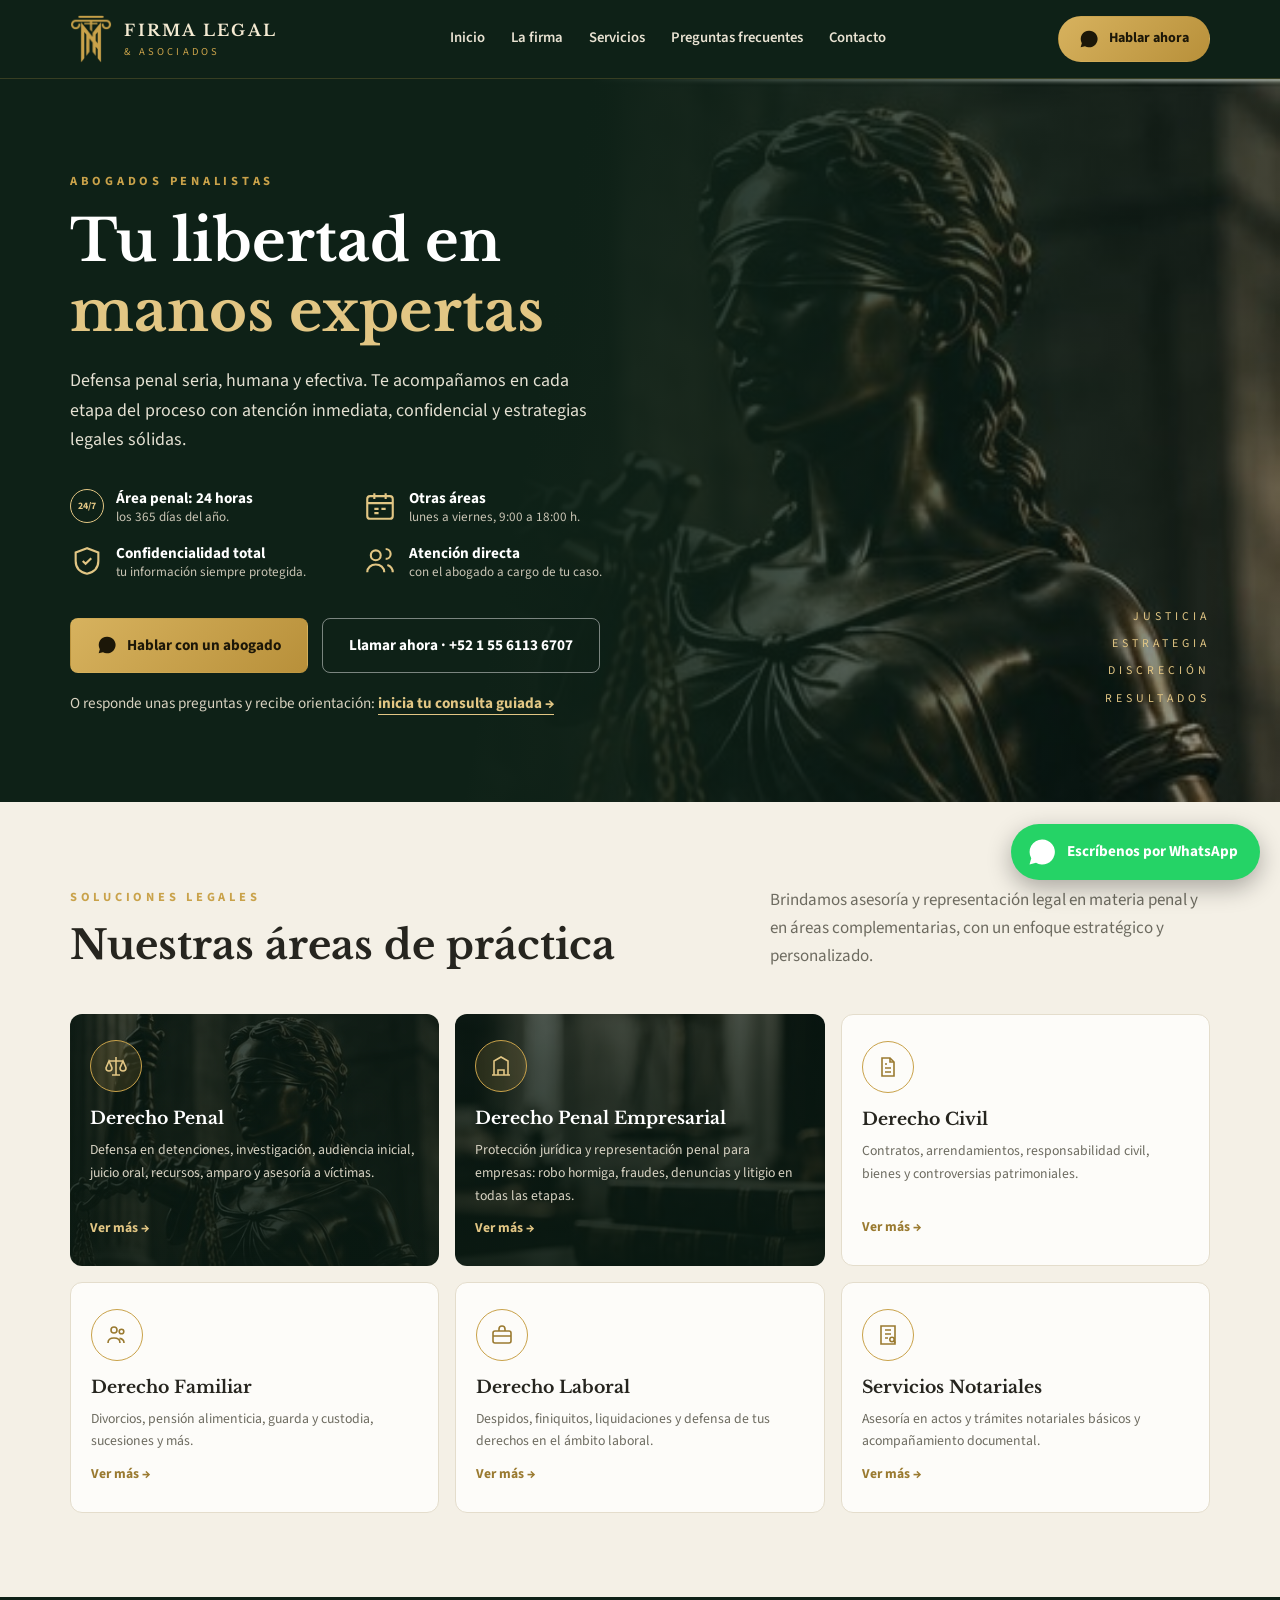
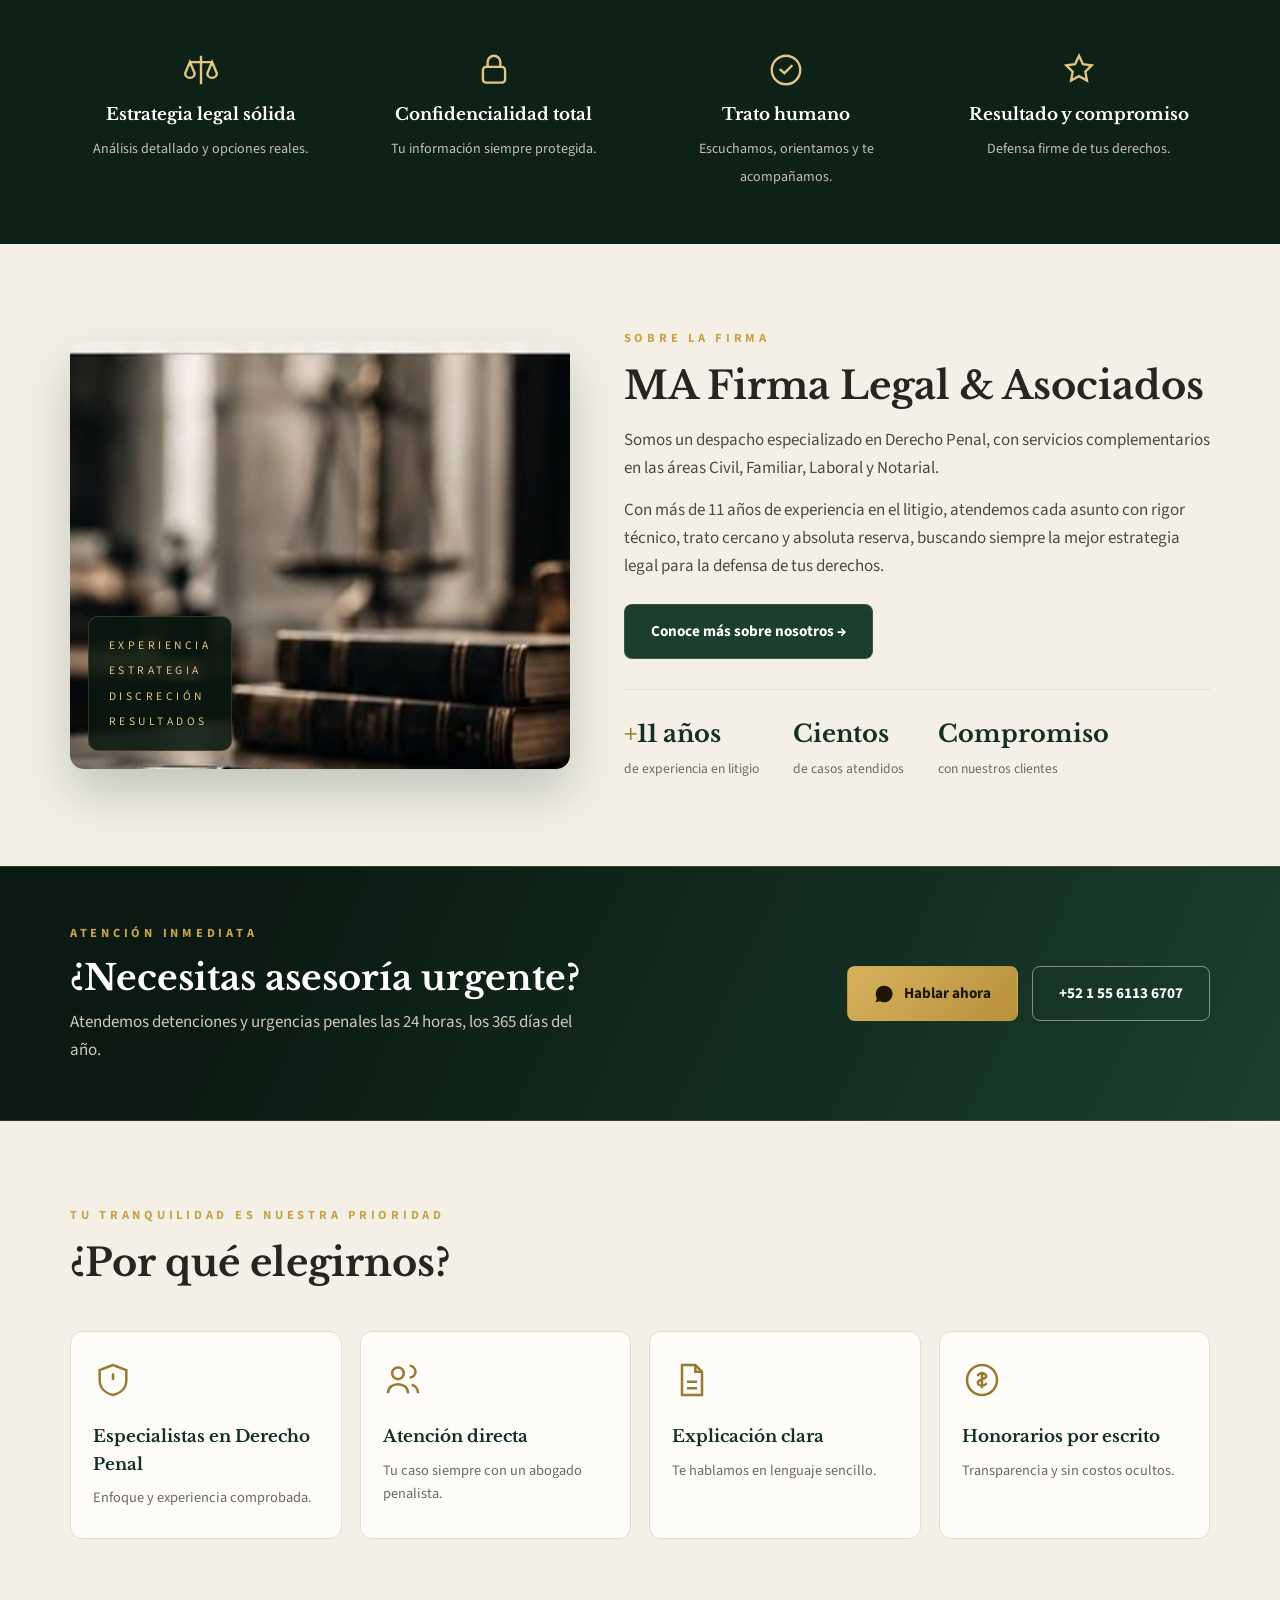
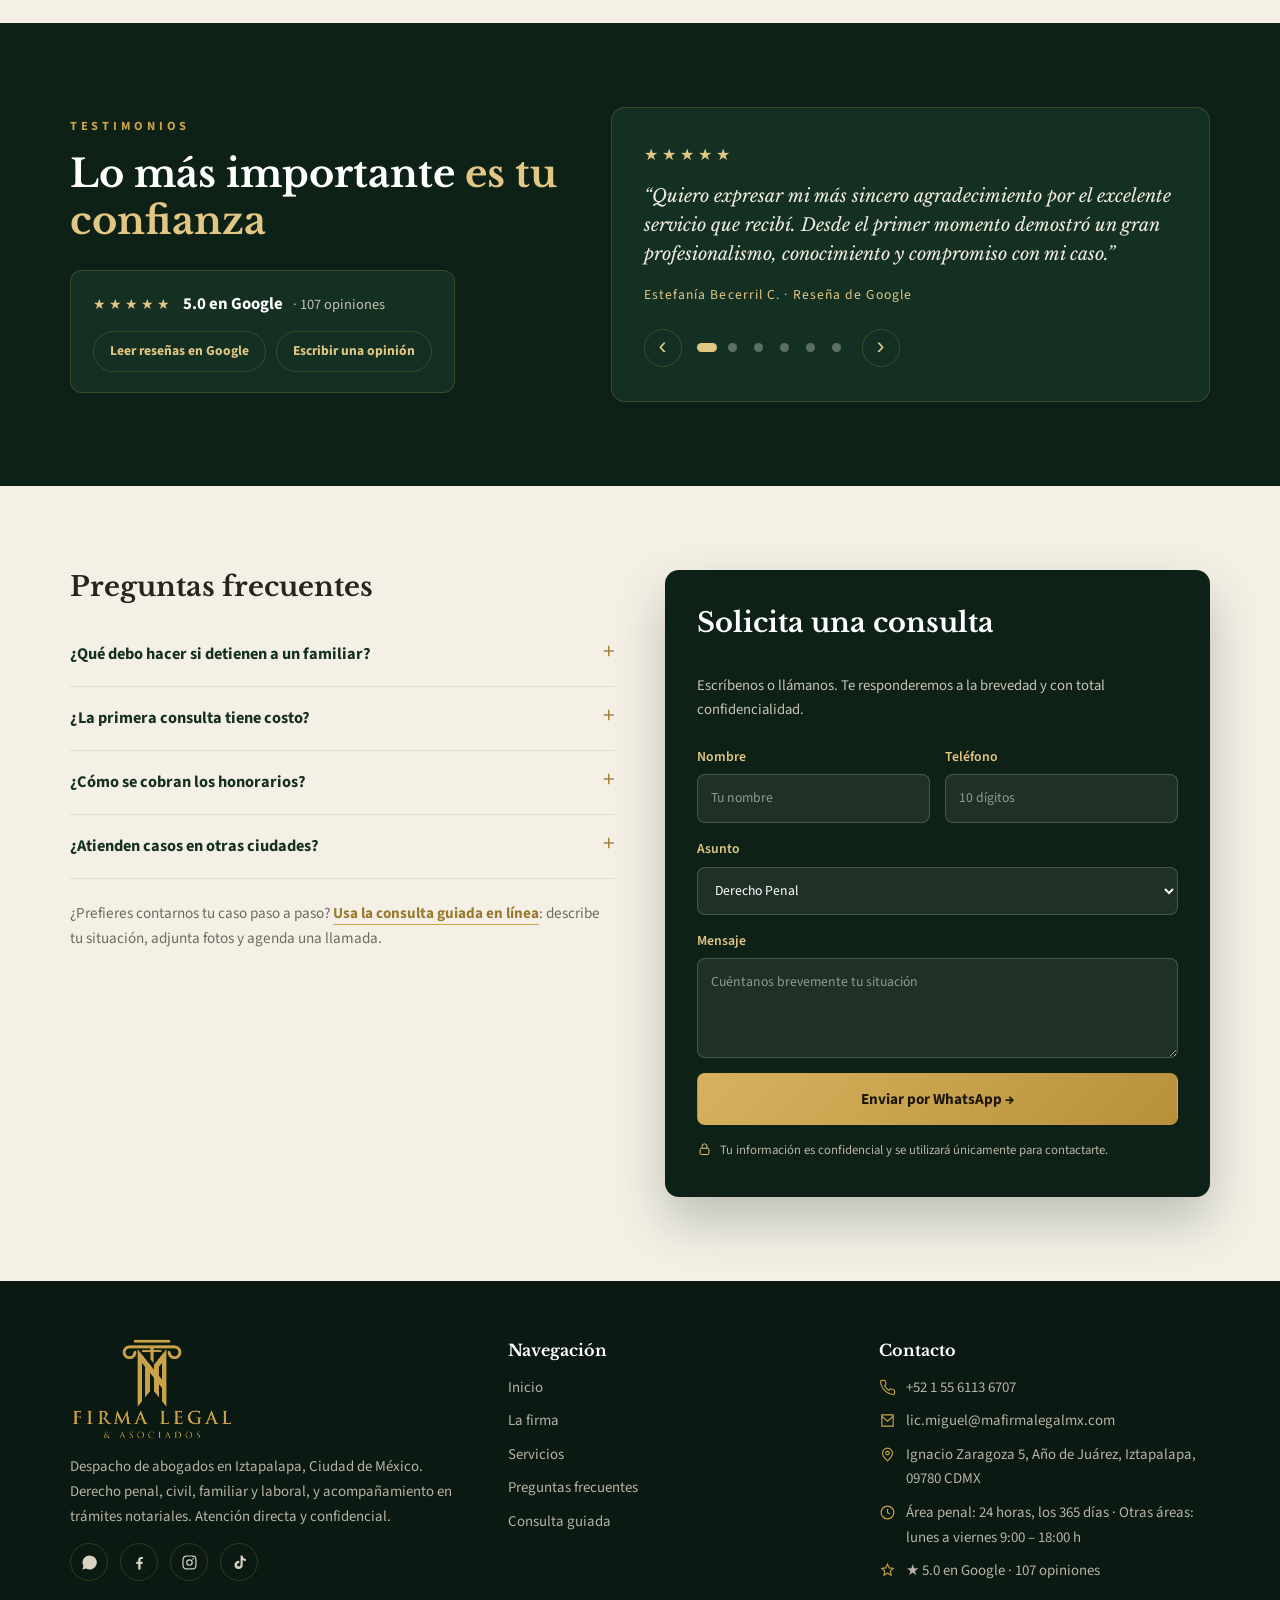
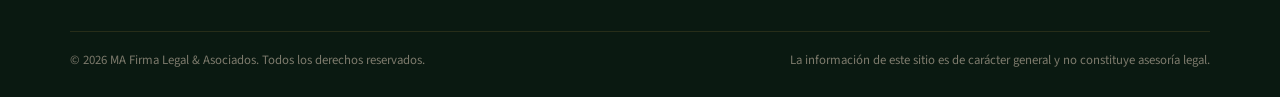
<file: index.html>
<!doctype html>
<html lang="es">
<head>
<meta charset="utf-8">
<meta name="viewport" content="width=device-width, initial-scale=1">
<title>Firma Legal & Asociados | Abogados Penalistas</title>
<meta name="description" content="MA Firma Legal & Asociados. Defensa penal seria, humana y efectiva. Atención inmediata 24 horas en detenciones y urgencias penales.">
<link rel="icon" type="image/png" href="assets/marca-dorada.png">
<link rel="preconnect" href="https://fonts.googleapis.com">
<link rel="preconnect" href="https://fonts.gstatic.com" crossorigin>
<link href="https://fonts.googleapis.com/css2?family=Libre+Baskerville:ital,wght@0,400;0,700;1,400&family=Source+Sans+3:wght@400;600;700&display=swap" rel="stylesheet">
<script type="application/ld+json">
{
  "@context": "https://schema.org",
  "@type": "LegalService",
  "name": "MA Firma Legal & Asociados",
  "description": "Abogados penalistas en Ciudad de México. Defensa penal con atención 24 horas, confidencial y estratégica.",
  "url": "https://mafirmalegalmx.vercel.app",
  "telephone": "+525561136707",
  "address": {
    "@type": "PostalAddress",
    "streetAddress": "Ignacio Zaragoza 5, Año de Juárez",
    "addressLocality": "Iztapalapa, Ciudad de México",
    "addressRegion": "CDMX",
    "postalCode": "09780",
    "addressCountry": "MX"
  },
  "openingHours": "Mo-Su 00:00-24:00",
  "priceRange": "$$",
  "sameAs": [
    "https://maps.google.com/?cid=937065001526612628",
    "https://www.facebook.com/profile.php?id=61589530694925",
    "https://www.instagram.com/mafirmalegal2025",
    "https://www.tiktok.com/@ma_firmalegal"
  ]
}
</script>
<style>
  :root{
    --verde:#0e2117; --verde-2:#143022; --verde-3:#1c3f2d;
    --dorado:#c9a24a; --dorado-claro:#e2c684; --dorado-os:#9a7a30;
    --crema:#f4f0e6; --blanco:#fdfcf9;
    --texto:#26251f; --suave:#6d6b60;
    --linea:#e4ddcc; --linea-verde:rgba(201,162,74,.22);
    --serif:'Libre Baskerville', Georgia, serif; --sans:'Source Sans 3', Arial, sans-serif;
  }
  *{box-sizing:border-box;margin:0;padding:0}
  html{scroll-behavior:smooth}
  body{font-family:var(--sans);font-size:17px;line-height:1.65;color:var(--texto);background:var(--crema)}
  a{color:inherit;text-decoration:none}
  img{max-width:100%;display:block}
  h1,h2,h3{font-family:var(--serif);line-height:1.22;font-weight:700}
  .wrap{width:min(1140px,100% - 40px);margin-inline:auto}
  section{padding:84px 0}
  .eyebrow{font-size:.78rem;letter-spacing:.3em;text-transform:uppercase;color:var(--dorado);font-weight:700;display:block;margin-bottom:14px}
  .btn{display:inline-flex;align-items:center;justify-content:center;gap:10px;padding:14px 26px;font-weight:700;font-size:.95rem;border-radius:8px;border:1px solid transparent;transition:.2s;cursor:pointer;font-family:var(--sans)}
  .btn-oro{background:linear-gradient(135deg,#d7b25e,#b8903a);color:#1c1708}
  .btn-oro:hover{filter:brightness(1.08)}
  .btn-verde{background:var(--verde-3);color:#fff;border-color:var(--linea-verde)}
  .btn-verde:hover{background:#245138}
  .btn-borde{background:transparent;color:#fff;border-color:rgba(255,255,255,.45)}
  .btn-borde:hover{border-color:#fff;background:rgba(255,255,255,.08)}
  .ico-wa{width:20px;height:20px;fill:currentColor;flex:none}

  /* ---------- Header ---------- */
  header{position:sticky;top:0;z-index:50;background:var(--verde);border-bottom:1px solid var(--linea-verde)}
  .nav{display:flex;align-items:center;justify-content:space-between;height:78px;gap:18px}
  .brand{display:flex;align-items:center;gap:12px;min-width:0}
  .brand img{height:48px;width:auto}
  .brand div{color:#f4ead2;font-family:var(--serif);font-weight:700;letter-spacing:.14em;font-size:1rem;white-space:nowrap}
  .brand small{display:block;font-family:var(--sans);font-weight:400;font-size:.66rem;letter-spacing:.3em;color:var(--dorado);text-transform:uppercase}
  .menu{display:flex;gap:26px;font-weight:600;font-size:.92rem;color:#e8e2d2}
  .menu a{padding:6px 0;border-bottom:2px solid transparent}
  .menu a:hover{color:#fff;border-color:var(--dorado)}
  .nav .btn{padding:10px 20px;font-size:.88rem;border-radius:999px}
  .burger{display:none;background:none;border:0;cursor:pointer;width:42px;height:42px}
  .burger span{display:block;height:2px;background:var(--dorado-claro);margin:8px 9px;border-radius:2px}

  /* ---------- Hero ---------- */
  .hero{position:relative;background:linear-gradient(100deg,var(--verde) 42%,rgba(14,33,23,.72) 68%,rgba(14,33,23,.38)),url(assets/foto-justicia.jpg) right center/auto 100% no-repeat;background-color:var(--verde);color:#fff;padding:92px 0 86px;overflow:hidden}
  .hero .wrap{position:relative}
  .hero-inner{max-width:600px}
  .hero h1{font-size:clamp(2.3rem,5.4vw,3.6rem);color:#fff;margin-bottom:20px}
  .hero h1 em{font-style:normal;color:var(--dorado-claro)}
  .hero .sub{font-size:1.12rem;color:#e4e0d2;max-width:520px;margin-bottom:34px}
  .hero-feats{display:grid;grid-template-columns:repeat(2,minmax(0,1fr));gap:18px 26px;margin-bottom:36px;max-width:560px}
  .hf{display:flex;gap:12px;align-items:flex-start}
  .hf .n247{width:34px;height:34px;flex:none;border:1.5px solid var(--dorado-claro);border-radius:50%;display:grid;place-items:center;font-size:.62rem;font-weight:700;color:var(--dorado-claro);letter-spacing:.02em}
  .hero-foto-movil{display:none}
  .hf svg{width:34px;height:34px;flex:none;stroke:var(--dorado-claro);fill:none;stroke-width:1.5}
  .hf b{display:block;font-size:.95rem;color:#fff;line-height:1.3}
  .hf span{font-size:.82rem;color:#c9c4b4;line-height:1.35;display:block}
  .hero-ctas{display:flex;gap:14px;flex-wrap:wrap;align-items:center}
  .hero-guia{margin-top:18px;font-size:.95rem;color:#d8d2c0}
  .hero-guia a{color:var(--dorado-claro);font-weight:700;border-bottom:1px solid var(--dorado-claro)}
  .hero-lema{position:absolute;right:0;bottom:4px;text-align:right;font-size:.74rem;letter-spacing:.34em;text-transform:uppercase;color:var(--dorado-claro);line-height:2.3;display:none}
  @media (min-width:1000px){.hero-lema{display:block}}

  /* ---------- Áreas ---------- */
  .areas-head{display:grid;grid-template-columns:1.2fr .8fr;gap:40px;align-items:end;margin-bottom:44px}
  .areas-head h2{font-size:clamp(1.8rem,3.6vw,2.5rem)}
  .areas-head p{color:var(--suave)}
  .areas-grid{display:grid;grid-template-columns:repeat(3,1fr);gap:16px}
  .area{background:var(--blanco);border:1px solid var(--linea);border-radius:12px;padding:26px 20px;display:flex;flex-direction:column;gap:10px;transition:.25s}
  .area:hover{transform:translateY(-4px);box-shadow:0 14px 30px rgba(20,48,34,.12);border-color:var(--dorado)}
  .area .ic{width:52px;height:52px;border:1.5px solid var(--dorado);border-radius:50%;display:grid;place-items:center;margin-bottom:6px}
  .area .ic svg{width:24px;height:24px;stroke:var(--dorado-os);fill:none;stroke-width:1.6}
  .area h3{font-size:1.08rem}
  .area p{font-size:.86rem;color:var(--suave);flex:1}
  .area .mas{font-size:.85rem;font-weight:700;color:var(--dorado-os)}
  .area.destacada{background:linear-gradient(rgba(10,26,18,.78),rgba(10,26,18,.88)),url(assets/foto-justicia.jpg) center/cover;border:0;color:#fff}
  .area.destacada .ic{background:rgba(201,162,74,.15)}
  .area.destacada .ic svg{stroke:var(--dorado-claro)}
  .area.destacada h3{color:#fff}
  .area.destacada p{color:#d8d3c3}
  .area.destacada .mas{color:var(--dorado-claro)}
  .area.destacada.empresa{background:linear-gradient(rgba(10,26,18,.72),rgba(10,26,18,.9)),url(assets/foto-despacho.jpg) center 75%/cover}

  /* ---------- Banda compromiso ---------- */
  .banda{background:var(--verde);color:#fff;padding:54px 0}
  .banda-grid{display:grid;grid-template-columns:repeat(4,1fr);gap:30px}
  .bi{text-align:center;padding:0 10px}
  .bi svg{width:38px;height:38px;stroke:var(--dorado-claro);fill:none;stroke-width:1.5;margin:0 auto 12px;display:block}
  .bi b{display:block;font-family:var(--serif);font-size:1.05rem;margin-bottom:6px;color:#fff}
  .bi span{font-size:.88rem;color:#c5c0b0}

  /* ---------- Sobre la firma ---------- */
  .sobre{background:var(--crema)}
  .sobre-grid{display:grid;grid-template-columns:.92fr 1.08fr;gap:54px;align-items:center}
  .sobre-foto{position:relative;border-radius:14px;overflow:hidden;box-shadow:0 24px 50px rgba(20,48,34,.22)}
  .sobre-foto img{width:100%;height:100%;object-fit:cover;min-height:360px}
  .sobre-foto .placa{position:absolute;left:18px;bottom:18px;background:rgba(10,24,16,.88);border:1px solid var(--linea-verde);border-radius:10px;padding:16px 20px;color:var(--dorado-claro);font-size:.72rem;letter-spacing:.3em;text-transform:uppercase;line-height:2.2}
  .sobre h2{font-size:clamp(1.8rem,3.4vw,2.4rem);margin-bottom:16px}
  .sobre p{color:#4d4b40;margin-bottom:14px}
  .sobre .btn{margin-top:10px}
  .stats{display:flex;gap:34px;flex-wrap:wrap;margin-top:30px;padding-top:24px;border-top:1px solid var(--linea)}
  .stat b{font-family:var(--serif);font-size:1.5rem;color:var(--verde-2);display:block}
  .stat b i{font-style:normal;color:var(--dorado-os)}
  .stat span{font-size:.85rem;color:var(--suave)}

  /* ---------- Urgente ---------- */
  .urgente{background:linear-gradient(115deg,#0a1a12 20%,#143022 70%,#1c3f2d),var(--verde);color:#fff;padding:56px 0;border-block:1px solid var(--linea-verde)}
  .urg-grid{display:flex;justify-content:space-between;align-items:center;gap:30px;flex-wrap:wrap}
  .urg-grid h2{font-size:clamp(1.6rem,3vw,2.2rem);color:#fff;margin-bottom:8px}
  .urg-grid p{color:#cfc9b8;max-width:520px}
  .urg-botones{display:flex;gap:14px;flex-wrap:wrap}

  /* ---------- Por qué ---------- */
  .porque .sec-head{max-width:640px;margin-bottom:44px}
  .porque h2{font-size:clamp(1.8rem,3.4vw,2.4rem)}
  .pq-grid{display:grid;grid-template-columns:repeat(4,1fr);gap:18px}
  .pq{background:var(--blanco);border:1px solid var(--linea);border-radius:12px;padding:28px 22px}
  .pq svg{width:40px;height:40px;stroke:var(--dorado-os);fill:none;stroke-width:1.5;margin-bottom:14px}
  .pq b{font-family:var(--serif);font-size:1.05rem;display:block;margin-bottom:8px;color:var(--verde-2)}
  .pq p{font-size:.9rem;color:var(--suave)}

  /* ---------- Testimonios ---------- */
  .testi{background:var(--verde);color:#fff}
  .testi-grid{display:grid;grid-template-columns:.9fr 1.1fr;gap:50px;align-items:center}
  .testi h2{font-size:clamp(1.8rem,3.4vw,2.4rem);color:#fff}
  .testi h2 em{font-style:normal;color:var(--dorado-claro)}
  .t-card{background:var(--verde-2);border:1px solid var(--linea-verde);border-radius:14px;padding:34px 32px;position:relative}
  .t-card .estrellas{color:var(--dorado-claro);letter-spacing:4px;font-size:1rem;margin-bottom:14px}
  .t-card blockquote{font-family:var(--serif);font-style:italic;font-size:1.12rem;line-height:1.6;color:#f0ecdf}
  .t-card cite{display:block;margin-top:16px;font-style:normal;font-size:.85rem;color:var(--dorado-claro);letter-spacing:.08em}
  .t-card{touch-action:pan-y;user-select:none;-webkit-user-select:none;overflow:hidden}
  .t-cuerpo{transition:transform .35s ease,opacity .35s ease}
  .t-cuerpo.sale-izq{transform:translateX(-40px);opacity:0}
  .t-cuerpo.sale-der{transform:translateX(40px);opacity:0}
  .t-cuerpo.arrastre{transition:none}
  .t-nav{display:flex;align-items:center;gap:14px;margin-top:22px}
  .t-dots{display:flex;gap:4px}
  .t-dots button{width:22px;height:22px;border:0;background:none;cursor:pointer;padding:0;display:grid;place-items:center}
  .t-dots button::after{content:'';width:9px;height:9px;border-radius:50%;background:rgba(255,255,255,.3);transition:background .2s,width .2s}
  .t-dots button.on::after{background:var(--dorado-claro);width:20px;border-radius:5px}
  .t-flecha{width:38px;height:38px;border-radius:50%;border:1px solid var(--linea-verde);background:transparent;color:var(--dorado-claro);font-size:1.5rem;line-height:1;cursor:pointer;display:grid;place-items:center;padding:0 0 3px}
  .t-flecha:hover{background:rgba(255,255,255,.06)}
  .t-hint{display:none;margin-top:12px;font-size:.8rem;color:rgba(255,255,255,.55);letter-spacing:.04em}
  @media (hover:none){.t-hint{display:block}}
  .g-badge{margin-top:26px;background:var(--verde-2);border:1px solid var(--linea-verde);border-radius:12px;padding:20px 22px;display:inline-block}
  .g-badge .fila{display:flex;align-items:center;gap:10px;margin-bottom:12px;flex-wrap:wrap}
  .g-badge .estrellas-g{color:var(--dorado-claro);letter-spacing:3px}
  .g-badge b{color:#fff;font-size:1.05rem}
  .g-badge span{color:#c5c0b0;font-size:.9rem}
  .g-badge .ligas{display:flex;gap:10px;flex-wrap:wrap}
  .g-badge .ligas a{font-size:.85rem;font-weight:700;color:var(--dorado-claro);border:1px solid var(--linea-verde);border-radius:999px;padding:8px 16px;transition:.2s}
  .g-badge .ligas a:hover{background:var(--verde-3);border-color:var(--dorado)}

  /* ---------- FAQ + contacto ---------- */
  .final{background:var(--crema)}
  .final-grid{display:grid;grid-template-columns:1fr 1fr;gap:50px;align-items:start}
  .final h2{font-size:1.7rem;margin-bottom:20px}
  details{border-bottom:1px solid var(--linea)}
  summary{cursor:pointer;padding:18px 0;font-weight:700;font-size:1.02rem;color:var(--verde-2);list-style:none;display:flex;justify-content:space-between;gap:16px}
  summary::-webkit-details-marker{display:none}
  summary::after{content:"+";color:var(--dorado-os);font-size:1.3rem;line-height:1;font-family:var(--serif)}
  details[open] summary::after{content:"–"}
  details p{padding:0 0 18px;color:var(--suave);font-size:.95rem}
  .consulta-link{margin-top:22px;font-size:.95rem;color:var(--suave)}
  .consulta-link a{color:var(--dorado-os);font-weight:700;border-bottom:1px solid var(--dorado)}
  form{background:var(--verde);border-radius:14px;padding:36px 32px;display:grid;gap:15px;color:#fff;box-shadow:0 24px 50px rgba(20,48,34,.25)}
  form h2{color:#fff;margin-bottom:2px}
  form .nota-top{font-size:.92rem;color:#c9c4b4;margin-bottom:8px}
  .row{display:grid;grid-template-columns:1fr 1fr;gap:15px}
  label{display:grid;gap:6px;font-weight:600;font-size:.86rem;color:var(--dorado-claro)}
  input,select,textarea{font:inherit;font-weight:400;padding:12px 13px;border:1px solid rgba(255,255,255,.18);border-radius:8px;background:rgba(255,255,255,.07);color:#fff;outline:none}
  input::placeholder,textarea::placeholder{color:#8f9a8f}
  select{color:#fff}
  select option{background:var(--verde-2);color:#fff}
  input:focus,select:focus,textarea:focus{border-color:var(--dorado)}
  textarea{min-height:100px;resize:vertical}
  .candado{font-size:.8rem;color:#b9b4a4;display:flex;gap:8px;align-items:flex-start}
  .candado svg{width:15px;height:15px;stroke:var(--dorado-claro);fill:none;stroke-width:1.6;flex:none;margin-top:2px}

  /* ---------- Footer ---------- */
  footer{background:#0a1911;color:#b8b3a3;padding:56px 0 26px;font-size:.93rem}
  .foot{display:grid;grid-template-columns:1.2fr 1fr 1fr;gap:40px;align-items:start}
  .foot img{height:104px;width:auto;margin-bottom:14px}
  .foot h4{color:#fff;font-family:var(--serif);margin-bottom:12px;font-size:1rem}
  .foot ul{list-style:none}
  .foot li{margin-bottom:9px;display:flex;gap:10px;align-items:flex-start}
  .foot li svg{width:17px;height:17px;stroke:var(--dorado);fill:none;stroke-width:1.6;flex:none;margin-top:3px}
  .foot a:hover{color:var(--dorado-claro)}
  .redes{display:flex;gap:12px;margin-top:14px}
  .redes a{width:38px;height:38px;border:1px solid var(--linea-verde);border-radius:50%;display:grid;place-items:center;transition:.2s}
  .redes a:hover{background:var(--verde-3);border-color:var(--dorado)}
  .redes svg{width:17px;height:17px;fill:#d8d2c0}
  .copy{border-top:1px solid rgba(201,162,74,.15);margin-top:38px;padding-top:18px;display:flex;justify-content:space-between;flex-wrap:wrap;gap:10px;font-size:.8rem;color:#7d7a6c}

  .wa-float{position:fixed;right:20px;bottom:20px;z-index:60;min-width:56px;height:56px;border-radius:30px;background:#25d366;display:flex;align-items:center;justify-content:center;gap:10px;text-decoration:none;box-shadow:0 8px 24px rgba(0,0,0,.3);animation:wa-pulso 2.6s infinite}
  .wa-float svg{width:30px;height:30px;fill:#fff;flex:none}
  .wa-float .wa-txt{display:none;color:#fff;font-weight:700;font-size:.95rem;white-space:nowrap}
  @media (min-width:760px){.wa-float{padding:0 22px 0 16px}.wa-float .wa-txt{display:block}}
  @keyframes wa-pulso{0%{box-shadow:0 0 0 0 rgba(37,211,102,.5),0 8px 24px rgba(0,0,0,.3)}70%{box-shadow:0 0 0 16px rgba(37,211,102,0),0 8px 24px rgba(0,0,0,.3)}100%{box-shadow:0 0 0 0 rgba(37,211,102,0),0 8px 24px rgba(0,0,0,.3)}}
  @media (prefers-reduced-motion:reduce){.wa-float{animation:none}}

  /* ---------- Responsive ---------- */
  @media (max-width:1000px){
    .areas-grid{grid-template-columns:repeat(2,1fr)}
    .banda-grid,.pq-grid{grid-template-columns:1fr 1fr}
    .sobre-grid,.testi-grid,.final-grid{grid-template-columns:1fr;gap:38px}
    .areas-head{grid-template-columns:1fr;gap:10px}
    /* En pantallas chicas la estatua va arriba, visible, y se funde con el verde */
    .hero{background:var(--verde);padding-top:0}
    .hero-foto-movil{display:block;height:min(64vw,340px);background:linear-gradient(to bottom,rgba(14,33,23,.05) 30%,rgba(14,33,23,.55) 70%,var(--verde) 100%),url(assets/foto-justicia.jpg) center 18%/cover no-repeat;margin-bottom:6px}
  }
  @media (max-width:860px){
    .menu{display:none;position:absolute;left:0;right:0;top:78px;background:var(--verde);border-bottom:1px solid var(--linea-verde);flex-direction:column;gap:0;padding:6px 0}
    .menu.open{display:flex}
    .menu a{padding:14px 22px;border-bottom:1px solid rgba(255,255,255,.07)}
    .burger{display:block}
    .nav > .btn{display:none}
  }
  @media (max-width:620px){
    section{padding:62px 0}
    .areas-grid{grid-template-columns:1fr}
    .area.destacada{grid-column:auto}
    .banda-grid,.pq-grid,.row{grid-template-columns:1fr}
    .hero-feats{grid-template-columns:1fr;gap:16px}
    .brand div{display:none}
    form{padding:28px 20px}
    .urg-botones .btn{width:100%}
  }
</style>
<!-- Etiqueta de Google (Google Ads AW-18554490523) -->
<script async src="https://www.googletagmanager.com/gtag/js?id=AW-18554490523"></script>
<script>
  window.dataLayer = window.dataLayer || [];
  function gtag(){dataLayer.push(arguments);}
  gtag('js', new Date());
  gtag('config', 'AW-18554490523');
</script>
<script src="assets/medicion.js" defer></script>
</head>
<body>

<header>
  <div class="wrap nav">
    <a href="#" class="brand">
      <img src="assets/marca-dorada.png" alt="Firma Legal & Asociados">
      <div>FIRMA LEGAL<small>& Asociados</small></div>
    </a>
    <nav class="menu" id="menu">
      <a href="#inicio">Inicio</a>
      <a href="#firma">La firma</a>
      <a href="#areas">Servicios</a>
      <a href="#faq">Preguntas frecuentes</a>
      <a href="#contacto">Contacto</a>
    </nav>
    <a href="#" class="btn btn-oro wa-link"><svg class="ico-wa" viewBox="0 0 24 24"><path d="M17.5 14.4c-.3-.1-1.8-.9-2-1-.3-.1-.5-.1-.7.1-.2.3-.8 1-.9 1.2-.2.2-.3.2-.6.1-.3-.1-1.3-.5-2.4-1.5-.9-.8-1.5-1.8-1.7-2.1-.2-.3 0-.5.1-.6l.4-.5.3-.5v-.5c-.1-.1-.7-1.6-.9-2.2-.2-.6-.5-.5-.7-.5h-.6c-.2 0-.5.1-.8.4-.3.3-1 1-1 2.5s1.1 2.9 1.2 3.1c.1.2 2.1 3.2 5.1 4.5 2.5 1 3 .8 3.6.8.6-.1 1.8-.7 2-1.4.2-.7.2-1.3.2-1.4-.1-.2-.3-.3-.6-.4zM12 2a10 10 0 0 0-8.6 15l-1.4 5 5.2-1.4A10 10 0 1 0 12 2z"/></svg>Hablar ahora</a>
    <button class="burger" id="burger" aria-label="Menú"><span></span><span></span><span></span></button>
  </div>
</header>

<section class="hero" id="inicio">
  <div class="hero-foto-movil" aria-hidden="true"></div>
  <div class="wrap">
    <div class="hero-inner">
      <span class="eyebrow">Abogados penalistas</span>
      <h1>Tu libertad en <em>manos expertas</em></h1>
      <p class="sub">Defensa penal seria, humana y efectiva. Te acompañamos en cada etapa del proceso con atención inmediata, confidencial y estrategias legales sólidas.</p>
      <div class="hero-feats">
        <div class="hf"><div class="n247">24/7</div><div><b>Área penal: 24 horas</b><span>los 365 días del año.</span></div></div>
        <div class="hf"><svg viewBox="0 0 24 24"><rect x="3" y="5" width="18" height="16" rx="2"/><path d="M3 10h18M8 3v4M16 3v4M8 14h3M13 14h3M8 17h3"/></svg><div><b>Otras áreas</b><span>lunes a viernes, 9:00 a 18:00 h.</span></div></div>
        <div class="hf"><svg viewBox="0 0 24 24"><path d="M12 3 4 6v6c0 5 3.5 8 8 9 4.5-1 8-4 8-9V6z"/><path d="m9 12 2 2 4-4"/></svg><div><b>Confidencialidad total</b><span>tu información siempre protegida.</span></div></div>
        <div class="hf"><svg viewBox="0 0 24 24"><circle cx="9" cy="8" r="3.5"/><path d="M3 20c0-3.5 2.7-5.5 6-5.5s6 2 6 5.5M16 3.5a3.5 3.5 0 0 1 0 7M21 20c0-2.6-1.5-4.4-3.8-5.2"/></svg><div><b>Atención directa</b><span>con el abogado a cargo de tu caso.</span></div></div>
      </div>
      <div class="hero-ctas">
        <a href="#" class="btn btn-oro wa-link"><svg class="ico-wa" viewBox="0 0 24 24"><path d="M17.5 14.4c-.3-.1-1.8-.9-2-1-.3-.1-.5-.1-.7.1-.2.3-.8 1-.9 1.2-.2.2-.3.2-.6.1-.3-.1-1.3-.5-2.4-1.5-.9-.8-1.5-1.8-1.7-2.1-.2-.3 0-.5.1-.6l.4-.5.3-.5v-.5c-.1-.1-.7-1.6-.9-2.2-.2-.6-.5-.5-.7-.5h-.6c-.2 0-.5.1-.8.4-.3.3-1 1-1 2.5s1.1 2.9 1.2 3.1c.1.2 2.1 3.2 5.1 4.5 2.5 1 3 .8 3.6.8.6-.1 1.8-.7 2-1.4.2-.7.2-1.3.2-1.4-.1-.2-.3-.3-.6-.4zM12 2a10 10 0 0 0-8.6 15l-1.4 5 5.2-1.4A10 10 0 1 0 12 2z"/></svg>Hablar con un abogado</a>
        <a href="tel:+525561136707" class="btn btn-borde">Llamar ahora · +52 1 55 6113 6707</a>
      </div>
      <p class="hero-guia">O responde unas preguntas y recibe orientación: <a href="consulta.html">inicia tu consulta guiada →</a></p>
    </div>
    <div class="hero-lema">Justicia<br>Estrategia<br>Discreción<br>Resultados</div>
  </div>
</section>

<section id="areas">
  <div class="wrap">
    <div class="areas-head">
      <div>
        <span class="eyebrow">Soluciones legales</span>
        <h2>Nuestras áreas de práctica</h2>
      </div>
      <p>Brindamos asesoría y representación legal en materia penal y en áreas complementarias, con un enfoque estratégico y personalizado.</p>
    </div>
    <div class="areas-grid">
      <article class="area destacada">
        <div class="ic"><svg viewBox="0 0 24 24"><path d="M12 3v18M5 7h14M5 7l-3 7a3 3 0 0 0 6 0L5 7zm14 0-3 7a3 3 0 0 0 6 0l-3-7zM8 21h8"/></svg></div>
        <h3>Derecho Penal</h3>
        <p>Defensa en detenciones, investigación, audiencia inicial, juicio oral, recursos, amparo y asesoría a víctimas.</p>
        <a class="mas" href="penal.html">Ver más →</a>
      </article>
      <article class="area destacada empresa">
        <div class="ic"><svg viewBox="0 0 24 24"><path d="M3 21h18M5 21V7l7-4 7 4v14M9 21v-5h6v5M9 9h.01M12 9h.01M15 9h.01M9 12.5h.01M12 12.5h.01M15 12.5h.01"/></svg></div>
        <h3>Derecho Penal Empresarial</h3>
        <p>Protección jurídica y representación penal para empresas: robo hormiga, fraudes, denuncias y litigio en todas las etapas.</p>
        <a class="mas" href="empresarial.html">Ver más →</a>
      </article>
      <article class="area">
        <div class="ic"><svg viewBox="0 0 24 24"><path d="M14 3H6v18h12V7z"/><path d="M14 3v4h4M9 13h6M9 17h6M9 9h2"/></svg></div>
        <h3>Derecho Civil</h3>
        <p>Contratos, arrendamientos, responsabilidad civil, bienes y controversias patrimoniales.</p>
        <a class="mas" href="civil.html">Ver más →</a>
      </article>
      <article class="area">
        <div class="ic"><svg viewBox="0 0 24 24"><circle cx="9" cy="7" r="3"/><circle cx="16.5" cy="8.5" r="2.3"/><path d="M3 20c0-3.3 2.7-5 6-5s6 1.7 6 5M14.5 15.4c2.6.3 4.5 1.8 4.5 4.6"/></svg></div>
        <h3>Derecho Familiar</h3>
        <p>Divorcios, pensión alimenticia, guarda y custodia, sucesiones y más.</p>
        <a class="mas" href="familiar.html">Ver más →</a>
      </article>
      <article class="area">
        <div class="ic"><svg viewBox="0 0 24 24"><rect x="3" y="8" width="18" height="12" rx="2"/><path d="M9 8V6a3 3 0 0 1 6 0v2M3 13h18"/></svg></div>
        <h3>Derecho Laboral</h3>
        <p>Despidos, finiquitos, liquidaciones y defensa de tus derechos en el ámbito laboral.</p>
        <a class="mas" href="laboral.html">Ver más →</a>
      </article>
      <article class="area">
        <div class="ic"><svg viewBox="0 0 24 24"><path d="M5 3h14v18H5z"/><path d="M9 7h6M9 11h6M9 15h3"/><circle cx="16" cy="16.5" r="2.2"/><path d="m17.5 18 1.8 1.8"/></svg></div>
        <h3>Servicios Notariales</h3>
        <p>Asesoría en actos y trámites notariales básicos y acompañamiento documental.</p>
        <a class="mas" href="notarial.html">Ver más →</a>
      </article>
    </div>
  </div>
</section>

<div class="banda">
  <div class="wrap banda-grid">
    <div class="bi"><svg viewBox="0 0 24 24"><path d="M12 3v18M5 7h14M5 7l-3 7a3 3 0 0 0 6 0L5 7zm14 0-3 7a3 3 0 0 0 6 0l-3-7z"/></svg><b>Estrategia legal sólida</b><span>Análisis detallado y opciones reales.</span></div>
    <div class="bi"><svg viewBox="0 0 24 24"><rect x="5" y="10" width="14" height="10" rx="2"/><path d="M8 10V7a4 4 0 0 1 8 0v3"/></svg><b>Confidencialidad total</b><span>Tu información siempre protegida.</span></div>
    <div class="bi"><svg viewBox="0 0 24 24"><path d="M8 11.5 11 14l5-5"/><circle cx="12" cy="12" r="9"/></svg><b>Trato humano</b><span>Escuchamos, orientamos y te acompañamos.</span></div>
    <div class="bi"><svg viewBox="0 0 24 24"><path d="m12 3 2.5 5.3 5.5.7-4 4 1 5.7-5-2.8-5 2.8 1-5.7-4-4 5.5-.7z"/></svg><b>Resultado y compromiso</b><span>Defensa firme de tus derechos.</span></div>
  </div>
</div>

<section class="sobre" id="firma">
  <div class="wrap sobre-grid">
    <div class="sobre-foto">
      <img src="assets/foto-despacho.jpg" alt="Despacho de MA Firma Legal & Asociados">
      <div class="placa">Experiencia<br>Estrategia<br>Discreción<br>Resultados</div>
    </div>
    <div>
      <span class="eyebrow">Sobre la firma</span>
      <h2>MA Firma Legal & Asociados</h2>
      <p>Somos un despacho especializado en Derecho Penal, con servicios complementarios en las áreas Civil, Familiar, Laboral y Notarial.</p>
      <p>Con más de 11 años de experiencia en el litigio, atendemos cada asunto con rigor técnico, trato cercano y absoluta reserva, buscando siempre la mejor estrategia legal para la defensa de tus derechos.</p>
      <a href="#contacto" class="btn btn-verde">Conoce más sobre nosotros →</a>
      <div class="stats">
        <div class="stat"><b><i>+</i>11 años</b><span>de experiencia en litigio</span></div>
        <div class="stat"><b>Cientos</b><span>de casos atendidos</span></div>
        <div class="stat"><b>Compromiso</b><span>con nuestros clientes</span></div>
      </div>
    </div>
  </div>
</section>

<div class="urgente">
  <div class="wrap urg-grid">
    <div>
      <span class="eyebrow">Atención inmediata</span>
      <h2>¿Necesitas asesoría urgente?</h2>
      <p>Atendemos detenciones y urgencias penales las 24 horas, los 365 días del año.</p>
    </div>
    <div class="urg-botones">
      <a href="#" class="btn btn-oro wa-link"><svg class="ico-wa" viewBox="0 0 24 24"><path d="M17.5 14.4c-.3-.1-1.8-.9-2-1-.3-.1-.5-.1-.7.1-.2.3-.8 1-.9 1.2-.2.2-.3.2-.6.1-.3-.1-1.3-.5-2.4-1.5-.9-.8-1.5-1.8-1.7-2.1-.2-.3 0-.5.1-.6l.4-.5.3-.5v-.5c-.1-.1-.7-1.6-.9-2.2-.2-.6-.5-.5-.7-.5h-.6c-.2 0-.5.1-.8.4-.3.3-1 1-1 2.5s1.1 2.9 1.2 3.1c.1.2 2.1 3.2 5.1 4.5 2.5 1 3 .8 3.6.8.6-.1 1.8-.7 2-1.4.2-.7.2-1.3.2-1.4-.1-.2-.3-.3-.6-.4zM12 2a10 10 0 0 0-8.6 15l-1.4 5 5.2-1.4A10 10 0 1 0 12 2z"/></svg>Hablar ahora</a>
      <a href="tel:+525561136707" class="btn btn-borde">+52 1 55 6113 6707</a>
    </div>
  </div>
</div>

<section class="porque">
  <div class="wrap">
    <div class="sec-head">
      <span class="eyebrow">Tu tranquilidad es nuestra prioridad</span>
      <h2>¿Por qué elegirnos?</h2>
    </div>
    <div class="pq-grid">
      <div class="pq"><svg viewBox="0 0 24 24"><path d="M12 3 4 6v6c0 5 3.5 8 8 9 4.5-1 8-4 8-9V6z"/><path d="M12 8v4M12 15h.01"/></svg><b>Especialistas en Derecho Penal</b><p>Enfoque y experiencia comprobada.</p></div>
      <div class="pq"><svg viewBox="0 0 24 24"><circle cx="9" cy="8" r="3.5"/><path d="M3 20c0-3.5 2.7-5.5 6-5.5s6 2 6 5.5M16 3.5a3.5 3.5 0 0 1 0 7M21 20c0-2.6-1.5-4.4-3.8-5.2"/></svg><b>Atención directa</b><p>Tu caso siempre con un abogado penalista.</p></div>
      <div class="pq"><svg viewBox="0 0 24 24"><path d="M14 3H6v18h12V7z"/><path d="M14 3v4h4M9 13h6M9 17h6"/></svg><b>Explicación clara</b><p>Te hablamos en lenguaje sencillo.</p></div>
      <div class="pq"><svg viewBox="0 0 24 24"><circle cx="12" cy="12" r="9"/><path d="M12 7v10M9.5 9.8c0-1 1.1-1.8 2.5-1.8s2.5.8 2.5 1.8-1 1.5-2.5 1.9-2.5.9-2.5 1.9 1.1 1.8 2.5 1.8 2.5-.8 2.5-1.8"/></svg><b>Honorarios por escrito</b><p>Transparencia y sin costos ocultos.</p></div>
    </div>
  </div>
</section>

<section class="testi">
  <div class="wrap testi-grid">
    <div>
      <span class="eyebrow">Testimonios</span>
      <h2>Lo más importante <em>es tu confianza</em></h2>
      <div class="g-badge">
        <div class="fila"><span class="estrellas-g">★★★★★</span><b>5.0 en Google</b><span>· 107 opiniones</span></div>
        <div class="ligas">
          <a href="https://search.google.com/local/reviews?placeid=ChIJ9wo1tlkDzoURlNJxc6cfAQ0" target="_blank" rel="noopener">Leer reseñas en Google</a>
          <a href="https://search.google.com/local/writereview?placeid=ChIJ9wo1tlkDzoURlNJxc6cfAQ0" target="_blank" rel="noopener">Escribir una opinión</a>
        </div>
      </div>
    </div>
    <div>
      <div class="t-card">
        <div class="estrellas">★★★★★</div>
        <div class="t-cuerpo" id="t-cuerpo">
          <blockquote id="t-texto">“Quiero expresar mi más sincero agradecimiento por el excelente servicio que recibí. Desde el primer momento demostró un gran profesionalismo, conocimiento y compromiso con mi caso.”</blockquote>
          <cite id="t-autor">Estefanía Becerril C. · Reseña de Google</cite>
        </div>
        <div class="t-nav">
          <button class="t-flecha" id="t-prev" aria-label="Opinión anterior">&#8249;</button>
          <div class="t-dots" id="t-dots"></div>
          <button class="t-flecha" id="t-next" aria-label="Siguiente opinión">&#8250;</button>
        </div>
        <p class="t-hint">Desliza para ver más opiniones &rarr;</p>
      </div>
    </div>
  </div>
</section>

<section class="final" id="faq">
  <div class="wrap final-grid">
    <div>
      <h2>Preguntas frecuentes</h2>
      <details><summary>¿Qué debo hacer si detienen a un familiar?</summary><p>No permitas que declare sin abogado y comunícate con nosotros de inmediato. Un abogado acudirá para verificar la legalidad de la detención y preparar la primera audiencia.</p></details>
      <details><summary>¿La primera consulta tiene costo?</summary><p>Realizamos una evaluación inicial del caso. Las condiciones se indican al momento de agendar la cita.</p></details>
      <details><summary>¿Cómo se cobran los honorarios?</summary><p>Antes de iniciar entregamos un presupuesto por escrito, con la posibilidad de pagar por etapas del proceso.</p></details>
      <details><summary>¿Atienden casos en otras ciudades?</summary><p>Sí. Según el caso, podemos asistir de forma presencial o coordinar audiencias a distancia.</p></details>
      <p class="consulta-link">¿Prefieres contarnos tu caso paso a paso? <a href="consulta.html">Usa la consulta guiada en línea</a>: describe tu situación, adjunta fotos y agenda una llamada.</p>
    </div>
    <form id="form-contacto">
      <h2 id="contacto">Solicita una consulta</h2>
      <p class="nota-top">Escríbenos o llámanos. Te responderemos a la brevedad y con total confidencialidad.</p>
      <div class="row">
        <label>Nombre<input name="nombre" placeholder="Tu nombre" required></label>
        <label>Teléfono<input name="telefono" type="tel" placeholder="10 dígitos" required></label>
      </div>
      <label>Asunto
        <select name="tipo">
          <option>Derecho Penal</option><option>Derecho Civil</option><option>Derecho Familiar</option>
          <option>Derecho Laboral</option><option>Servicios Notariales</option><option>Otro</option>
        </select>
      </label>
      <label>Mensaje<textarea name="mensaje" placeholder="Cuéntanos brevemente tu situación"></textarea></label>
      <button class="btn btn-oro" type="submit">Enviar por WhatsApp →</button>
      <p class="candado"><svg viewBox="0 0 24 24"><rect x="5" y="10" width="14" height="10" rx="2"/><path d="M8 10V7a4 4 0 0 1 8 0v3"/></svg>Tu información es confidencial y se utilizará únicamente para contactarte.</p>
    </form>
  </div>
</section>

<footer>
  <div class="wrap">
    <div class="foot">
      <div>
        <img src="assets/logo-firma-dorado.png" alt="Firma Legal & Asociados">
        <p>Despacho de abogados en Iztapalapa, Ciudad de México. Derecho penal, civil, familiar y laboral, y acompañamiento en trámites notariales. Atención directa y confidencial.</p>
        <div class="redes">
          <a href="#" class="wa-link" aria-label="WhatsApp"><svg viewBox="0 0 24 24"><path d="M17.5 14.4c-.3-.1-1.8-.9-2-1-.3-.1-.5-.1-.7.1-.2.3-.8 1-.9 1.2-.2.2-.3.2-.6.1-.3-.1-1.3-.5-2.4-1.5-.9-.8-1.5-1.8-1.7-2.1-.2-.3 0-.5.1-.6l.4-.5.3-.5v-.5c-.1-.1-.7-1.6-.9-2.2-.2-.6-.5-.5-.7-.5h-.6c-.2 0-.5.1-.8.4-.3.3-1 1-1 2.5s1.1 2.9 1.2 3.1c.1.2 2.1 3.2 5.1 4.5 2.5 1 3 .8 3.6.8.6-.1 1.8-.7 2-1.4.2-.7.2-1.3.2-1.4-.1-.2-.3-.3-.6-.4zM12 2a10 10 0 0 0-8.6 15l-1.4 5 5.2-1.4A10 10 0 1 0 12 2z"/></svg></a>
          <a href="https://www.facebook.com/profile.php?id=61589530694925&amp;sk=reels_tab" target="_blank" rel="noopener" aria-label="Facebook"><svg viewBox="0 0 24 24"><path d="M13.5 22v-8h2.7l.4-3.2h-3.1V8.8c0-.9.3-1.6 1.6-1.6h1.7V4.4c-.3 0-1.3-.1-2.5-.1-2.5 0-4.1 1.5-4.1 4.2v2.3H7.4V14h2.8v8z"/></svg></a>
          <a href="https://www.instagram.com/mafirmalegal2025" target="_blank" rel="noopener" aria-label="Instagram"><svg viewBox="0 0 24 24"><path d="M12 7.3a4.7 4.7 0 1 0 0 9.4 4.7 4.7 0 0 0 0-9.4zm0 7.7a3 3 0 1 1 0-6 3 3 0 0 1 0 6zm5-8.9a1.1 1.1 0 1 0 0 2.2 1.1 1.1 0 0 0 0-2.2zM12 3.7c2.7 0 3 0 4.1.1 2.7.1 4 1.4 4.1 4.1.1 1.1.1 1.4.1 4.1s0 3-.1 4.1c-.1 2.7-1.4 4-4.1 4.1-1.1.1-1.4.1-4.1.1s-3 0-4.1-.1c-2.7-.1-4-1.4-4.1-4.1-.1-1.1-.1-1.4-.1-4.1s0-3 .1-4.1c.1-2.7 1.4-4 4.1-4.1 1.1-.1 1.4-.1 4.1-.1zM12 2C9.3 2 8.9 2 7.9 2.1 4.2 2.2 2.2 4.2 2.1 7.9 2 8.9 2 9.3 2 12s0 3.1.1 4.1c.1 3.7 2.1 5.7 5.8 5.8 1 .1 1.4.1 4.1.1s3.1 0 4.1-.1c3.7-.1 5.7-2.1 5.8-5.8.1-1 .1-1.4.1-4.1s0-3.1-.1-4.1c-.1-3.7-2.1-5.7-5.8-5.8C15.1 2 14.7 2 12 2z"/></svg></a><a href="https://www.tiktok.com/@ma_firmalegal" target="_blank" rel="noopener" aria-label="TikTok"><svg viewBox="0 0 24 24"><path d="M16.5 2h-3v13.3a2.5 2.5 0 1 1-2.5-2.5c.3 0 .5 0 .7.1V9.8a5.8 5.8 0 1 0 4.8 5.7V8.6a7.3 7.3 0 0 0 4.5 1.5V7a4.5 4.5 0 0 1-4.5-5z"/></svg></a>
        </div>
      </div>
      <div>
        <h4>Navegación</h4>
        <ul>
          <li><a href="#inicio">Inicio</a></li>
          <li><a href="#firma">La firma</a></li>
          <li><a href="#areas">Servicios</a></li>
          <li><a href="#faq">Preguntas frecuentes</a></li>
          <li><a href="consulta.html">Consulta guiada</a></li>
        </ul>
      </div>
      <div>
        <h4>Contacto</h4>
        <ul>
          <li><svg viewBox="0 0 24 24"><path d="M22 16.9v3a2 2 0 0 1-2.2 2 19.8 19.8 0 0 1-8.6-3.1 19.5 19.5 0 0 1-6-6A19.8 19.8 0 0 1 2.1 4.2 2 2 0 0 1 4.1 2h3a2 2 0 0 1 2 1.7c.1.9.4 1.8.7 2.7a2 2 0 0 1-.5 2.1L8 9.8a16 16 0 0 0 6 6l1.3-1.3a2 2 0 0 1 2.1-.4c.9.3 1.8.6 2.7.7a2 2 0 0 1 1.7 2z"/></svg><a href="tel:+525561136707">+52 1 55 6113 6707</a></li>
          <li><svg viewBox="0 0 24 24"><path d="M4 4h16v16H4z"/><path d="m4 6 8 7 8-7"/></svg><a href="mailto:lic.miguel@mafirmalegalmx.com">lic.miguel@mafirmalegalmx.com</a></li>
          <li><svg viewBox="0 0 24 24"><path d="M12 21s-7-6.2-7-11a7 7 0 0 1 14 0c0 4.8-7 11-7 11z"/><circle cx="12" cy="10" r="2.5"/></svg><a href="https://maps.google.com/?cid=937065001526612628" target="_blank" rel="noopener">Ignacio Zaragoza 5, Año de Juárez, Iztapalapa, 09780 CDMX</a></li>
          <li><svg viewBox="0 0 24 24"><circle cx="12" cy="12" r="9"/><path d="M12 7v5l3 2"/></svg><span>Área penal: 24 horas, los 365 días · Otras áreas: lunes a viernes 9:00 – 18:00 h</span></li>
          <li><svg viewBox="0 0 24 24"><path d="m12 3 2.5 5.3 5.5.7-4 4 1 5.7-5-2.8-5 2.8 1-5.7-4-4 5.5-.7z"/></svg><a href="https://search.google.com/local/reviews?placeid=ChIJ9wo1tlkDzoURlNJxc6cfAQ0" target="_blank" rel="noopener">★ 5.0 en Google · 107 opiniones</a></li>
        </ul>
      </div>
    </div>
    <div class="copy">
      <span>© <span id="y"></span> MA Firma Legal & Asociados. Todos los derechos reservados.</span>
      <span>La información de este sitio es de carácter general y no constituye asesoría legal.</span>
    </div>
  </div>
</footer>

<a class="wa-float wa-link" href="#" aria-label="WhatsApp">
  <svg viewBox="0 0 24 24"><path d="M17.5 14.4c-.3-.1-1.8-.9-2-1-.3-.1-.5-.1-.7.1-.2.3-.8 1-.9 1.2-.2.2-.3.2-.6.1-.3-.1-1.3-.5-2.4-1.5-.9-.8-1.5-1.8-1.7-2.1-.2-.3 0-.5.1-.6l.4-.5.3-.5v-.5c-.1-.1-.7-1.6-.9-2.2-.2-.6-.5-.5-.7-.5h-.6c-.2 0-.5.1-.8.4-.3.3-1 1-1 2.5s1.1 2.9 1.2 3.1c.1.2 2.1 3.2 5.1 4.5 2.5 1 3 .8 3.6.8.6-.1 1.8-.7 2-1.4.2-.7.2-1.3.2-1.4-.1-.2-.3-.3-.6-.4zM12 2a10 10 0 0 0-8.6 15l-1.4 5 5.2-1.4A10 10 0 1 0 12 2z"/></svg><span class="wa-txt">Escríbenos por WhatsApp</span>
</a>

<script>
  const WHATSAPP = '5215561136707';
  const waLink = t => 'https://wa.me/' + WHATSAPP + '?text=' + encodeURIComponent(t);
  document.querySelectorAll('.wa-link').forEach(a => a.href = waLink('Hola, necesito asesoría legal.'));
  document.getElementById('y').textContent = new Date().getFullYear();

  const menu = document.getElementById('menu');
  document.getElementById('burger').onclick = () => menu.classList.toggle('open');
  menu.querySelectorAll('a').forEach(a => a.onclick = () => menu.classList.remove('open'));

  // Toda la tarjeta de cada área lleva a su página
  document.querySelectorAll('.area').forEach(card => {
    card.style.cursor = 'pointer';
    card.onclick = e => { if (e.target.closest('a')) return; location.href = card.querySelector('.mas').href; };
  });

  document.getElementById('form-contacto').onsubmit = e => {
    e.preventDefault();
    const f = new FormData(e.target);
    window.open(waLink(`Hola, soy ${f.get('nombre')} (${f.get('telefono')}).\nAsunto: ${f.get('tipo')}\n${f.get('mensaje') || ''}`), '_blank');
  };

  // Reseñas reales tomadas de la ficha de Google (5.0 ★)
  const TESTIMONIOS = [
    ['“Quiero expresar mi más sincero agradecimiento por el excelente servicio que recibí. Desde el primer momento demostró un gran profesionalismo, conocimiento y compromiso con mi caso.”', 'Estefanía Becerril C. · Reseña de Google'],
    ['“Excelente atención y servicio. El licenciado Miguel es muy amable, me ha brindado mucho apoyo y ha aclarado mis dudas. Los recomiendo ampliamente.”', 'Annel Ramírez · Reseña de Google'],
    ['“Excelente servicio, muy profesional y además muy humano. De verdad agradezco la atención y el interés que mostró en mi caso.”', 'Diego Castro · Reseña de Google'],
    ['“Excelente atención, honestidad y profesionalismo. Te guía paso a paso durante todo el proceso y da un seguimiento impecable. Ampliamente recomendado.”', 'Ana Marmolejo · Reseña de Google'],
    ['“Totalmente profesional y muy confiable. Tienen mucho conocimiento y por encima de todo te hablan con la verdad y te explican a detalle.”', 'Yazhira J. Mugica · Reseña de Google'],
    ['“Muy agradecida con el Lic. Miguel Ángel González por su atención y profesionalismo. Excelente trato y gran disposición para orientar.”', 'Maribel Cortés · Reseña de Google'],
  ];
  const dots = document.getElementById('t-dots');
  const tCuerpo = document.getElementById('t-cuerpo');
  const N = TESTIMONIOS.length;
  let tIdx = 0, tTimer;
  TESTIMONIOS.forEach((_, i) => {
    const b = document.createElement('button');
    b.setAttribute('aria-label', 'Testimonio ' + (i + 1));
    b.onclick = () => irA(i, i < tIdx ? -1 : 1);
    dots.appendChild(b);
  });
  function pintar() {
    document.getElementById('t-texto').textContent = TESTIMONIOS[tIdx][0];
    document.getElementById('t-autor').textContent = TESTIMONIOS[tIdx][1];
    [...dots.children].forEach((d, j) => d.classList.toggle('on', j === tIdx));
  }
  // dir 1 = siguiente (sale a la izquierda), -1 = anterior
  function showT(i, dir = 1) {
    tCuerpo.classList.remove('arrastre');
    tCuerpo.style.transform = '';
    tCuerpo.className = 't-cuerpo ' + (dir > 0 ? 'sale-izq' : 'sale-der');
    setTimeout(() => {
      tIdx = ((i % N) + N) % N;
      pintar();
      tCuerpo.className = 't-cuerpo arrastre ' + (dir > 0 ? 'sale-der' : 'sale-izq');
      void tCuerpo.offsetWidth;
      tCuerpo.className = 't-cuerpo';
    }, 220);
  }
  function reiniciar() { clearInterval(tTimer); tTimer = setInterval(() => showT(tIdx + 1, 1), 7000); }
  function irA(i, dir) { showT(i, dir); reiniciar(); }
  document.getElementById('t-prev').onclick = () => irA(tIdx - 1, -1);
  document.getElementById('t-next').onclick = () => irA(tIdx + 1, 1);

  // Deslizar con el dedo (o arrastrar con el mouse) sobre la tarjeta
  const tCard = tCuerpo.closest('.t-card');
  let x0 = null, y0 = 0, dx = 0;
  tCard.addEventListener('pointerdown', e => {
    if (e.target.closest('button')) return;
    x0 = e.clientX; y0 = e.clientY; dx = 0;
    tCuerpo.classList.add('arrastre');
  });
  tCard.addEventListener('pointermove', e => {
    if (x0 === null) return;
    dx = e.clientX - x0;
    if (Math.abs(dx) > Math.abs(e.clientY - y0)) {
      tCuerpo.style.transform = `translateX(${dx * 0.6}px)`;
      tCuerpo.style.opacity = 1 - Math.min(Math.abs(dx) / 300, 0.6);
    }
  });
  function soltar() {
    if (x0 === null) return;
    x0 = null;
    tCuerpo.classList.remove('arrastre');
    tCuerpo.style.opacity = '';
    if (Math.abs(dx) > 45) irA(tIdx + (dx < 0 ? 1 : -1), dx < 0 ? 1 : -1);
    else tCuerpo.style.transform = '';
  }
  tCard.addEventListener('pointerup', soltar);
  tCard.addEventListener('pointercancel', soltar);
  tCard.addEventListener('pointerleave', soltar);

  pintar();
  reiniciar();
</script>
</body>
</html>
</file>
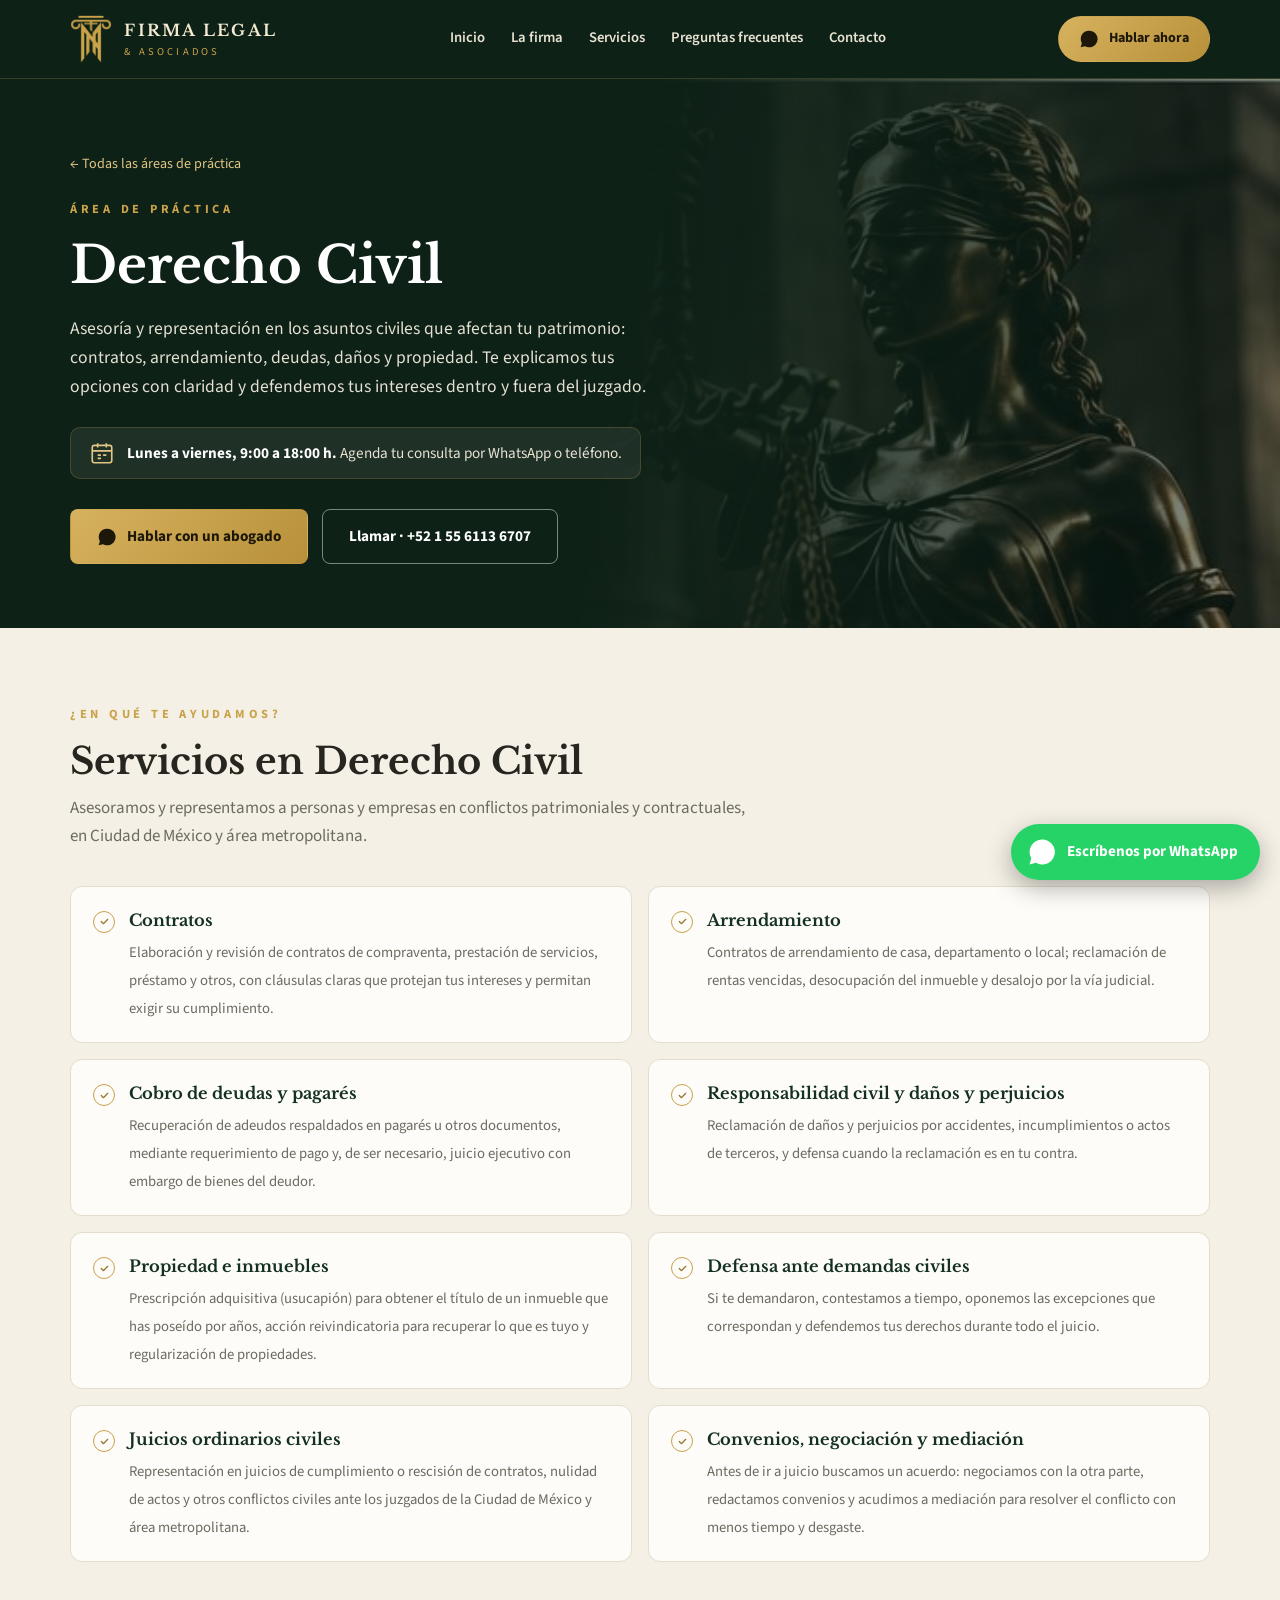
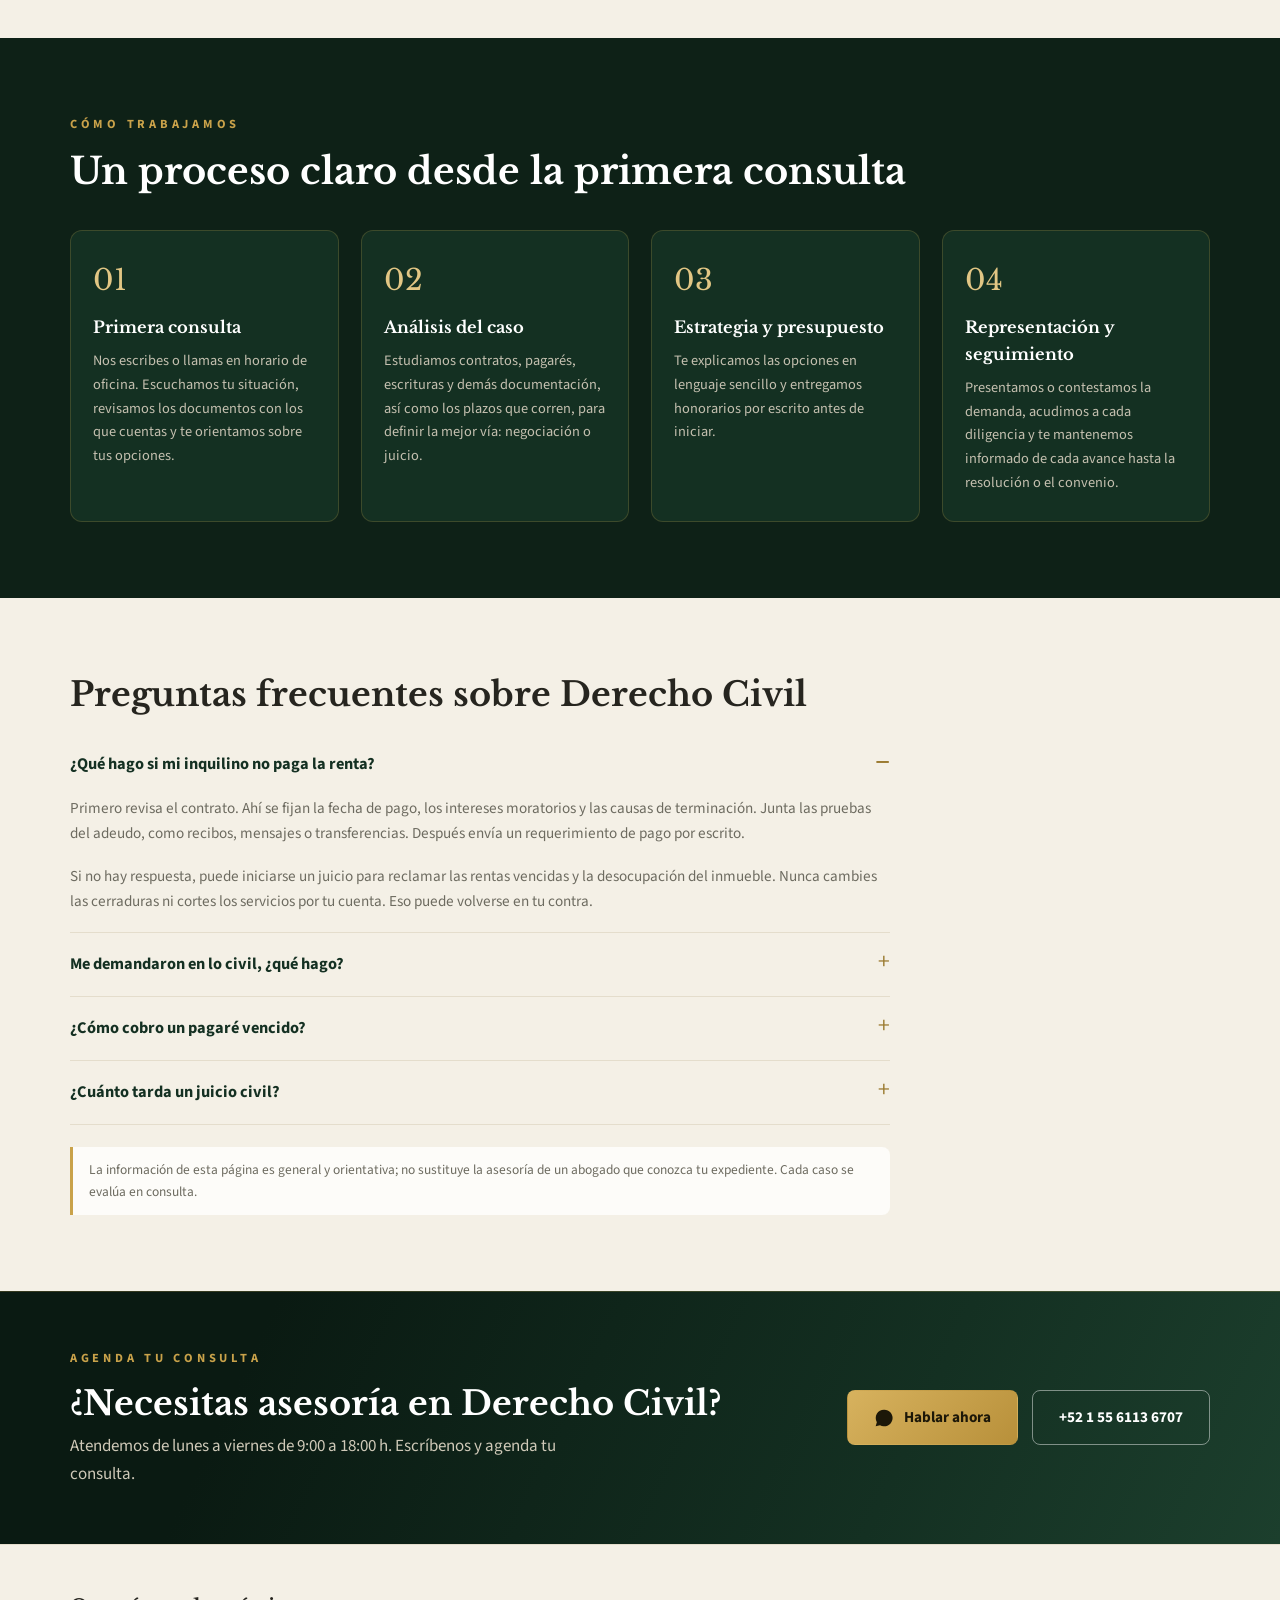
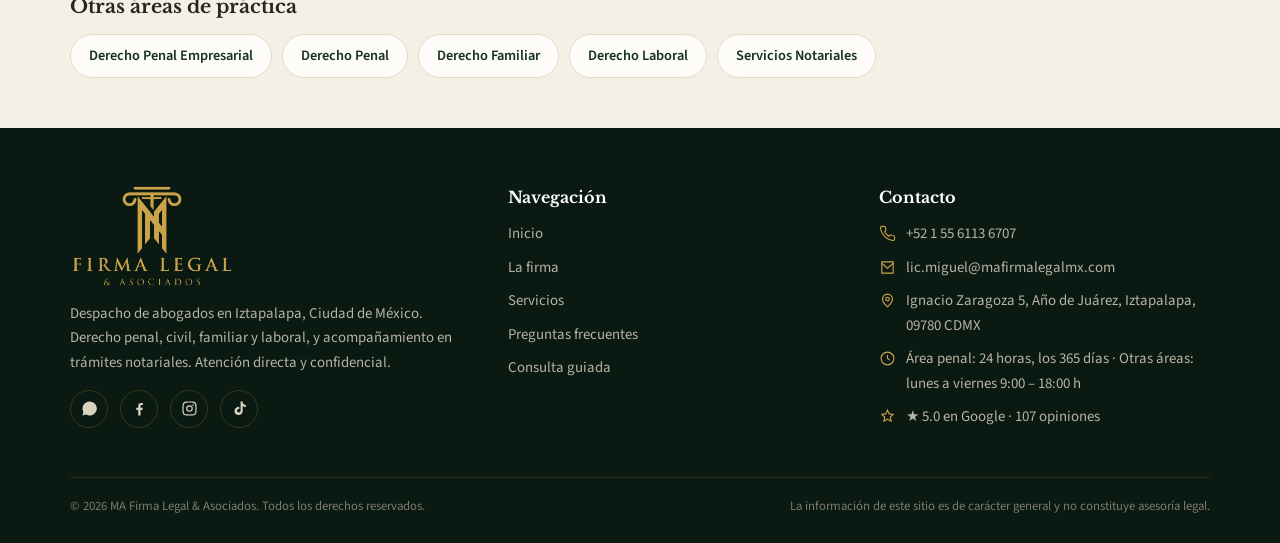
<file: civil.html>
<!doctype html>
<html lang="es">
<head>
<meta charset="utf-8">
<meta name="viewport" content="width=device-width, initial-scale=1">
<title>Derecho Civil | Firma Legal & Asociados</title>
<meta name="description" content="Abogados en Derecho Civil en Ciudad de México: contratos, arrendamiento, cobro de pagarés, daños y perjuicios, propiedad e inmuebles y defensa en juicios civiles.">
<link rel="icon" type="image/png" href="assets/marca-dorada.png">
<link rel="preconnect" href="https://fonts.googleapis.com">
<link rel="preconnect" href="https://fonts.gstatic.com" crossorigin>
<link href="https://fonts.googleapis.com/css2?family=Libre+Baskerville:ital,wght@0,400;0,700;1,400&family=Source+Sans+3:wght@400;600;700&display=swap" rel="stylesheet">
<link rel="stylesheet" href="assets/area.css">
<!-- Etiqueta de Google (Google Ads AW-18554490523) -->
<script async src="https://www.googletagmanager.com/gtag/js?id=AW-18554490523"></script>
<script>
  window.dataLayer = window.dataLayer || [];
  function gtag(){dataLayer.push(arguments);}
  gtag('js', new Date());
  gtag('config', 'AW-18554490523');
</script>
<script src="assets/medicion.js" defer></script>
</head>
<body data-wa="Hola, necesito asesoría en Derecho Civil.">

<header>
  <div class="wrap nav">
    <a href="index.html" class="brand">
      <img src="assets/marca-dorada.png" alt="Firma Legal & Asociados">
      <div>FIRMA LEGAL<small>& Asociados</small></div>
    </a>
    <nav class="menu" id="menu">
      <a href="index.html">Inicio</a>
      <a href="index.html#firma">La firma</a>
      <a href="index.html#areas">Servicios</a>
      <a href="index.html#faq">Preguntas frecuentes</a>
      <a href="index.html#contacto">Contacto</a>
    </nav>
    <a href="#" class="btn btn-oro wa-link"><svg class="ico-wa" viewBox="0 0 24 24"><path d="M17.5 14.4c-.3-.1-1.8-.9-2-1-.3-.1-.5-.1-.7.1-.2.3-.8 1-.9 1.2-.2.2-.3.2-.6.1-.3-.1-1.3-.5-2.4-1.5-.9-.8-1.5-1.8-1.7-2.1-.2-.3 0-.5.1-.6l.4-.5.3-.5v-.5c-.1-.1-.7-1.6-.9-2.2-.2-.6-.5-.5-.7-.5h-.6c-.2 0-.5.1-.8.4-.3.3-1 1-1 2.5s1.1 2.9 1.2 3.1c.1.2 2.1 3.2 5.1 4.5 2.5 1 3 .8 3.6.8.6-.1 1.8-.7 2-1.4.2-.7.2-1.3.2-1.4-.1-.2-.3-.3-.6-.4zM12 2a10 10 0 0 0-8.6 15l-1.4 5 5.2-1.4A10 10 0 1 0 12 2z"/></svg>Hablar ahora</a>
    <button class="burger" id="burger" aria-label="Menú"><span></span><span></span><span></span></button>
  </div>
</header>

<section class="area-hero">
  <div class="wrap">
    <a class="volver" href="index.html#areas">← Todas las áreas de práctica</a>
    <span class="eyebrow">Área de práctica</span>
    <h1>Derecho Civil</h1>
    <p class="sub">Asesoría y representación en los asuntos civiles que afectan tu patrimonio: contratos, arrendamiento, deudas, daños y propiedad. Te explicamos tus opciones con claridad y defendemos tus intereses dentro y fuera del juzgado.</p>
    <div class="horario"><svg viewBox="0 0 24 24"><rect x="3" y="5" width="18" height="16" rx="2"/><path d="M3 10h18M8 3v4M16 3v4M8 14h3M13 14h3M8 17h3"/></svg><div><b>Lunes a viernes, 9:00 a 18:00 h.</b> Agenda tu consulta por WhatsApp o teléfono.</div></div>
    <div class="ctas">
      <a href="#" class="btn btn-oro wa-link"><svg class="ico-wa" viewBox="0 0 24 24"><path d="M17.5 14.4c-.3-.1-1.8-.9-2-1-.3-.1-.5-.1-.7.1-.2.3-.8 1-.9 1.2-.2.2-.3.2-.6.1-.3-.1-1.3-.5-2.4-1.5-.9-.8-1.5-1.8-1.7-2.1-.2-.3 0-.5.1-.6l.4-.5.3-.5v-.5c-.1-.1-.7-1.6-.9-2.2-.2-.6-.5-.5-.7-.5h-.6c-.2 0-.5.1-.8.4-.3.3-1 1-1 2.5s1.1 2.9 1.2 3.1c.1.2 2.1 3.2 5.1 4.5 2.5 1 3 .8 3.6.8.6-.1 1.8-.7 2-1.4.2-.7.2-1.3.2-1.4-.1-.2-.3-.3-.6-.4zM12 2a10 10 0 0 0-8.6 15l-1.4 5 5.2-1.4A10 10 0 1 0 12 2z"/></svg>Hablar con un abogado</a>
      <a href="tel:+525561136707" class="btn btn-borde">Llamar · +52 1 55 6113 6707</a>
    </div>
  </div>
</section>

<section class="servicios">
  <div class="wrap">
    <span class="eyebrow">¿En qué te ayudamos?</span>
    <h2>Servicios en Derecho Civil</h2>
    <p class="intro">Asesoramos y representamos a personas y empresas en conflictos patrimoniales y contractuales, en Ciudad de México y área metropolitana.</p>
    <ul class="lista">
      <li><b>Contratos</b><span>Elaboración y revisión de contratos de compraventa, prestación de servicios, préstamo y otros, con cláusulas claras que protejan tus intereses y permitan exigir su cumplimiento.</span></li>
      <li><b>Arrendamiento</b><span>Contratos de arrendamiento de casa, departamento o local; reclamación de rentas vencidas, desocupación del inmueble y desalojo por la vía judicial.</span></li>
      <li><b>Cobro de deudas y pagarés</b><span>Recuperación de adeudos respaldados en pagarés u otros documentos, mediante requerimiento de pago y, de ser necesario, juicio ejecutivo con embargo de bienes del deudor.</span></li>
      <li><b>Responsabilidad civil y daños y perjuicios</b><span>Reclamación de daños y perjuicios por accidentes, incumplimientos o actos de terceros, y defensa cuando la reclamación es en tu contra.</span></li>
      <li><b>Propiedad e inmuebles</b><span>Prescripción adquisitiva (usucapión) para obtener el título de un inmueble que has poseído por años, acción reivindicatoria para recuperar lo que es tuyo y regularización de propiedades.</span></li>
      <li><b>Defensa ante demandas civiles</b><span>Si te demandaron, contestamos a tiempo, oponemos las excepciones que correspondan y defendemos tus derechos durante todo el juicio.</span></li>
      <li><b>Juicios ordinarios civiles</b><span>Representación en juicios de cumplimiento o rescisión de contratos, nulidad de actos y otros conflictos civiles ante los juzgados de la Ciudad de México y área metropolitana.</span></li>
      <li><b>Convenios, negociación y mediación</b><span>Antes de ir a juicio buscamos un acuerdo: negociamos con la otra parte, redactamos convenios y acudimos a mediación para resolver el conflicto con menos tiempo y desgaste.</span></li>
    </ul>
  </div>
</section>

<section class="pasos">
  <div class="wrap">
    <span class="eyebrow">Cómo trabajamos</span>
    <h2>Un proceso claro desde la primera consulta</h2>
    <div class="pasos-grid">
      <div class="paso"><b>Primera consulta</b><p>Nos escribes o llamas en horario de oficina. Escuchamos tu situación, revisamos los documentos con los que cuentas y te orientamos sobre tus opciones.</p></div>
      <div class="paso"><b>Análisis del caso</b><p>Estudiamos contratos, pagarés, escrituras y demás documentación, así como los plazos que corren, para definir la mejor vía: negociación o juicio.</p></div>
      <div class="paso"><b>Estrategia y presupuesto</b><p>Te explicamos las opciones en lenguaje sencillo y entregamos honorarios por escrito antes de iniciar.</p></div>
      <div class="paso"><b>Representación y seguimiento</b><p>Presentamos o contestamos la demanda, acudimos a cada diligencia y te mantenemos informado de cada avance hasta la resolución o el convenio.</p></div>
    </div>
  </div>
</section>

<section class="faq-area">
  <div class="wrap">
    <h2>Preguntas frecuentes sobre Derecho Civil</h2>
    <div class="faq">
      <details open><summary>¿Qué hago si mi inquilino no paga la renta?</summary><p>Primero revisa el contrato. Ahí se fijan la fecha de pago, los intereses moratorios y las causas de terminación. Junta las pruebas del adeudo, como recibos, mensajes o transferencias. Después envía un requerimiento de pago por escrito.</p><p>Si no hay respuesta, puede iniciarse un juicio para reclamar las rentas vencidas y la desocupación del inmueble. Nunca cambies las cerraduras ni cortes los servicios por tu cuenta. Eso puede volverse en tu contra.</p></details>
      <details><summary>Me demandaron en lo civil, ¿qué hago?</summary><p>No ignores la notificación. Desde que te emplazan corre un plazo para contestar la demanda; es corto, se cuenta en días hábiles y varía según el tipo de juicio. Si no contestas a tiempo, el juicio sigue sin ti y pueden tenerse por ciertos los hechos que te reclaman. Conserva todos los documentos que te entregaron, anota la fecha en que los recibiste y acude con un abogado cuanto antes.</p></details>
      <details><summary>¿Cómo cobro un pagaré vencido?</summary><p>Un pagaré bien llenado y firmado permite iniciar un juicio ejecutivo. Suele ser más rápido que un juicio ordinario. Desde el inicio puede pedirse el embargo de bienes del deudor para garantizar el pago.</p><p>Conserva siempre el documento original. Revisa también que no haya prescrito. En términos generales, la acción para cobrarlo en juicio dura tres años a partir de la fecha de vencimiento. Tráenos el pagaré y te decimos si procede.</p></details>
      <details><summary>¿Cuánto tarda un juicio civil?</summary><p>Depende del tipo de juicio, de la carga de trabajo del juzgado y de la actitud de la contraparte: un juicio ejecutivo suele ser más rápido que un ordinario, y los recursos o el amparo pueden alargar los tiempos. Por eso no prometemos plazos. Lo que sí hacemos es explicarte desde el inicio las etapas, buscar un convenio cuando conviene y mantenerte informado de cada avance.</p></details>
    </div>
    <p class="aviso">La información de esta página es general y orientativa; no sustituye la asesoría de un abogado que conozca tu expediente. Cada caso se evalúa en consulta.</p>
  </div>
</section>

<div class="cta-final">
  <div class="wrap">
    <div>
      <span class="eyebrow">Agenda tu consulta</span>
      <h2>¿Necesitas asesoría en Derecho Civil?</h2>
      <p>Atendemos de lunes a viernes de 9:00 a 18:00 h. Escríbenos y agenda tu consulta.</p>
    </div>
    <div class="ctas">
      <a href="#" class="btn btn-oro wa-link"><svg class="ico-wa" viewBox="0 0 24 24"><path d="M17.5 14.4c-.3-.1-1.8-.9-2-1-.3-.1-.5-.1-.7.1-.2.3-.8 1-.9 1.2-.2.2-.3.2-.6.1-.3-.1-1.3-.5-2.4-1.5-.9-.8-1.5-1.8-1.7-2.1-.2-.3 0-.5.1-.6l.4-.5.3-.5v-.5c-.1-.1-.7-1.6-.9-2.2-.2-.6-.5-.5-.7-.5h-.6c-.2 0-.5.1-.8.4-.3.3-1 1-1 2.5s1.1 2.9 1.2 3.1c.1.2 2.1 3.2 5.1 4.5 2.5 1 3 .8 3.6.8.6-.1 1.8-.7 2-1.4.2-.7.2-1.3.2-1.4-.1-.2-.3-.3-.6-.4zM12 2a10 10 0 0 0-8.6 15l-1.4 5 5.2-1.4A10 10 0 1 0 12 2z"/></svg>Hablar ahora</a>
      <a href="tel:+525561136707" class="btn btn-borde">+52 1 55 6113 6707</a>
    </div>
  </div>
</div>

<div class="otras">
  <div class="wrap">
    <h3>Otras áreas de práctica</h3>
    <div class="otras-grid">
      <a href="empresarial.html">Derecho Penal Empresarial</a>
      <a href="penal.html">Derecho Penal</a>
      <a href="familiar.html">Derecho Familiar</a>
      <a href="laboral.html">Derecho Laboral</a>
      <a href="notarial.html">Servicios Notariales</a>
    </div>
  </div>
</div>

<footer>
  <div class="wrap">
    <div class="foot">
      <div>
        <img src="assets/logo-firma-dorado.png" alt="Firma Legal & Asociados">
        <p>Despacho de abogados en Iztapalapa, Ciudad de México. Derecho penal, civil, familiar y laboral, y acompañamiento en trámites notariales. Atención directa y confidencial.</p>
        <div class="redes">
          <a href="#" class="wa-link" aria-label="WhatsApp"><svg viewBox="0 0 24 24"><path d="M17.5 14.4c-.3-.1-1.8-.9-2-1-.3-.1-.5-.1-.7.1-.2.3-.8 1-.9 1.2-.2.2-.3.2-.6.1-.3-.1-1.3-.5-2.4-1.5-.9-.8-1.5-1.8-1.7-2.1-.2-.3 0-.5.1-.6l.4-.5.3-.5v-.5c-.1-.1-.7-1.6-.9-2.2-.2-.6-.5-.5-.7-.5h-.6c-.2 0-.5.1-.8.4-.3.3-1 1-1 2.5s1.1 2.9 1.2 3.1c.1.2 2.1 3.2 5.1 4.5 2.5 1 3 .8 3.6.8.6-.1 1.8-.7 2-1.4.2-.7.2-1.3.2-1.4-.1-.2-.3-.3-.6-.4zM12 2a10 10 0 0 0-8.6 15l-1.4 5 5.2-1.4A10 10 0 1 0 12 2z"/></svg></a>
          <a href="https://www.facebook.com/profile.php?id=61589530694925&amp;sk=reels_tab" target="_blank" rel="noopener" aria-label="Facebook"><svg viewBox="0 0 24 24"><path d="M13.5 22v-8h2.7l.4-3.2h-3.1V8.8c0-.9.3-1.6 1.6-1.6h1.7V4.4c-.3 0-1.3-.1-2.5-.1-2.5 0-4.1 1.5-4.1 4.2v2.3H7.4V14h2.8v8z"/></svg></a>
          <a href="https://www.instagram.com/mafirmalegal2025" target="_blank" rel="noopener" aria-label="Instagram"><svg viewBox="0 0 24 24"><path d="M12 7.3a4.7 4.7 0 1 0 0 9.4 4.7 4.7 0 0 0 0-9.4zm0 7.7a3 3 0 1 1 0-6 3 3 0 0 1 0 6zm5-8.9a1.1 1.1 0 1 0 0 2.2 1.1 1.1 0 0 0 0-2.2zM12 3.7c2.7 0 3 0 4.1.1 2.7.1 4 1.4 4.1 4.1.1 1.1.1 1.4.1 4.1s0 3-.1 4.1c-.1 2.7-1.4 4-4.1 4.1-1.1.1-1.4.1-4.1.1s-3 0-4.1-.1c-2.7-.1-4-1.4-4.1-4.1-.1-1.1-.1-1.4-.1-4.1s0-3 .1-4.1c.1-2.7 1.4-4 4.1-4.1 1.1-.1 1.4-.1 4.1-.1zM12 2C9.3 2 8.9 2 7.9 2.1 4.2 2.2 2.2 4.2 2.1 7.9 2 8.9 2 9.3 2 12s0 3.1.1 4.1c.1 3.7 2.1 5.7 5.8 5.8 1 .1 1.4.1 4.1.1s3.1 0 4.1-.1c3.7-.1 5.7-2.1 5.8-5.8.1-1 .1-1.4.1-4.1s0-3.1-.1-4.1c-.1-3.7-2.1-5.7-5.8-5.8C15.1 2 14.7 2 12 2z"/></svg></a><a href="https://www.tiktok.com/@ma_firmalegal" target="_blank" rel="noopener" aria-label="TikTok"><svg viewBox="0 0 24 24"><path d="M16.5 2h-3v13.3a2.5 2.5 0 1 1-2.5-2.5c.3 0 .5 0 .7.1V9.8a5.8 5.8 0 1 0 4.8 5.7V8.6a7.3 7.3 0 0 0 4.5 1.5V7a4.5 4.5 0 0 1-4.5-5z"/></svg></a>
        </div>
      </div>
      <div>
        <h4>Navegación</h4>
        <ul>
          <li><a href="index.html">Inicio</a></li>
          <li><a href="index.html#firma">La firma</a></li>
          <li><a href="index.html#areas">Servicios</a></li>
          <li><a href="index.html#faq">Preguntas frecuentes</a></li>
          <li><a href="consulta.html">Consulta guiada</a></li>
        </ul>
      </div>
      <div>
        <h4>Contacto</h4>
        <ul>
          <li><svg viewBox="0 0 24 24"><path d="M22 16.9v3a2 2 0 0 1-2.2 2 19.8 19.8 0 0 1-8.6-3.1 19.5 19.5 0 0 1-6-6A19.8 19.8 0 0 1 2.1 4.2 2 2 0 0 1 4.1 2h3a2 2 0 0 1 2 1.7c.1.9.4 1.8.7 2.7a2 2 0 0 1-.5 2.1L8 9.8a16 16 0 0 0 6 6l1.3-1.3a2 2 0 0 1 2.1-.4c.9.3 1.8.6 2.7.7a2 2 0 0 1 1.7 2z"/></svg><a href="tel:+525561136707">+52 1 55 6113 6707</a></li>
          <li><svg viewBox="0 0 24 24"><path d="M4 4h16v16H4z"/><path d="m4 6 8 7 8-7"/></svg><a href="mailto:lic.miguel@mafirmalegalmx.com">lic.miguel@mafirmalegalmx.com</a></li>
          <li><svg viewBox="0 0 24 24"><path d="M12 21s-7-6.2-7-11a7 7 0 0 1 14 0c0 4.8-7 11-7 11z"/><circle cx="12" cy="10" r="2.5"/></svg><a href="https://maps.google.com/?cid=937065001526612628" target="_blank" rel="noopener">Ignacio Zaragoza 5, Año de Juárez, Iztapalapa, 09780 CDMX</a></li>
          <li><svg viewBox="0 0 24 24"><circle cx="12" cy="12" r="9"/><path d="M12 7v5l3 2"/></svg><span>Área penal: 24 horas, los 365 días · Otras áreas: lunes a viernes 9:00 – 18:00 h</span></li>
          <li><svg viewBox="0 0 24 24"><path d="m12 3 2.5 5.3 5.5.7-4 4 1 5.7-5-2.8-5 2.8 1-5.7-4-4 5.5-.7z"/></svg><a href="https://search.google.com/local/reviews?placeid=ChIJ9wo1tlkDzoURlNJxc6cfAQ0" target="_blank" rel="noopener">★ 5.0 en Google · 107 opiniones</a></li>
        </ul>
      </div>
    </div>
    <div class="copy">
      <span>© <span id="y"></span> MA Firma Legal & Asociados. Todos los derechos reservados.</span>
      <span>La información de este sitio es de carácter general y no constituye asesoría legal.</span>
    </div>
  </div>
</footer>

<a class="wa-float wa-link" href="#" aria-label="WhatsApp">
  <svg viewBox="0 0 24 24"><path d="M17.5 14.4c-.3-.1-1.8-.9-2-1-.3-.1-.5-.1-.7.1-.2.3-.8 1-.9 1.2-.2.2-.3.2-.6.1-.3-.1-1.3-.5-2.4-1.5-.9-.8-1.5-1.8-1.7-2.1-.2-.3 0-.5.1-.6l.4-.5.3-.5v-.5c-.1-.1-.7-1.6-.9-2.2-.2-.6-.5-.5-.7-.5h-.6c-.2 0-.5.1-.8.4-.3.3-1 1-1 2.5s1.1 2.9 1.2 3.1c.1.2 2.1 3.2 5.1 4.5 2.5 1 3 .8 3.6.8.6-.1 1.8-.7 2-1.4.2-.7.2-1.3.2-1.4-.1-.2-.3-.3-.6-.4zM12 2a10 10 0 0 0-8.6 15l-1.4 5 5.2-1.4A10 10 0 1 0 12 2z"/></svg><span class="wa-txt">Escríbenos por WhatsApp</span>
</a>

<script>
  const WHATSAPP = '5215561136707';
  const mensaje = document.body.dataset.wa || 'Hola, necesito asesoría legal.';
  document.querySelectorAll('.wa-link').forEach(a => a.href = 'https://wa.me/' + WHATSAPP + '?text=' + encodeURIComponent(mensaje));
  document.getElementById('y').textContent = new Date().getFullYear();
  const menu = document.getElementById('menu');
  document.getElementById('burger').onclick = () => menu.classList.toggle('open');
</script>
</body>
</html>
</file>
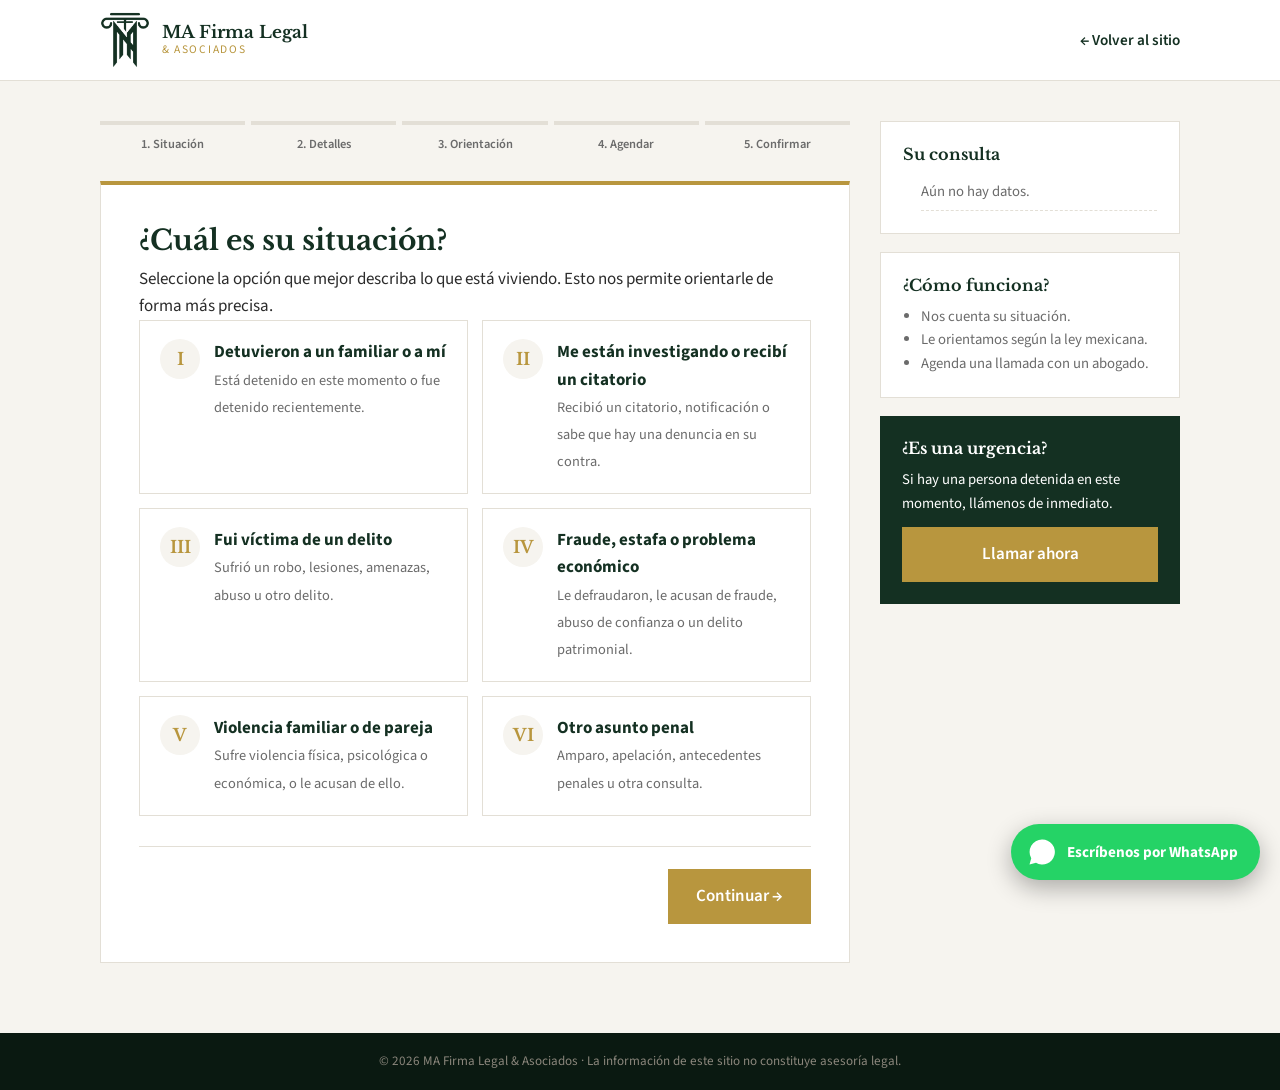
<file: consulta.html>
<!doctype html>
<html lang="es">
<head>
<meta charset="utf-8">
<meta name="viewport" content="width=device-width, initial-scale=1">
<title>Consulta guiada | MA Firma Legal & Asociados</title>
<meta name="description" content="Cuéntenos su situación, reciba una orientación preliminar con base en la ley mexicana y agende una llamada con un abogado penalista.">
<link rel="icon" type="image/png" href="assets/marca-verde.png">
<link rel="preconnect" href="https://fonts.googleapis.com">
<link rel="preconnect" href="https://fonts.gstatic.com" crossorigin>
<link href="https://fonts.googleapis.com/css2?family=Libre+Baskerville:ital,wght@0,400;0,700;1,400&family=Source+Sans+3:wght@400;600&display=swap" rel="stylesheet">
<style>
  :root{
    --navy:#143022; --dark:#0a1911; --gold:#b8963e; --gold-light:#d9c38a;
    --bg:#f6f4ef; --card:#fff; --line:#e3dfd6; --text:#2b2b2b; --muted:#6b6b6b;
    --ok:#2e7d4f; --warn:#b4541e;
    --serif:'Libre Baskerville', Georgia, serif; --sans:'Source Sans 3', Arial, sans-serif;
  }
  *{box-sizing:border-box;margin:0;padding:0}
  body{font-family:var(--sans);font-size:17px;color:var(--text);background:var(--bg);line-height:1.6;min-height:100vh;display:flex;flex-direction:column}
  a{color:inherit;text-decoration:none}
  img{max-width:100%;display:block}
  h1,h2,h3{font-family:var(--serif);color:var(--navy);line-height:1.25}
  button{font:inherit;cursor:pointer}
  .wrap{width:min(1080px,100% - 40px);margin-inline:auto}

  header{background:#fff;border-bottom:1px solid var(--line)}
  .nav{display:flex;align-items:center;justify-content:space-between;height:80px}
  .brand{display:flex;align-items:center;gap:12px}
  .brand img{height:56px}
  .brand div{font-family:var(--serif);color:var(--navy);font-weight:700;line-height:1.2}
  .brand small{display:block;font-family:var(--sans);font-weight:400;font-size:.72rem;color:var(--gold);letter-spacing:.15em;text-transform:uppercase}
  .back{font-weight:600;font-size:.95rem;color:var(--navy)}
  .back:hover{color:var(--gold)}

  main{flex:1;padding:40px 0 70px}
  .layout{display:grid;grid-template-columns:1fr 300px;gap:30px;align-items:start}

  /* progress */
  .progress{display:flex;gap:6px;margin-bottom:26px}
  .progress div{flex:1;text-align:center;font-size:.78rem;font-weight:600;color:var(--muted);padding-top:10px;border-top:4px solid var(--line)}
  .progress div.done{border-color:var(--gold);color:var(--gold)}
  .progress div.cur{border-color:var(--navy);color:var(--navy)}

  .card{background:var(--card);border:1px solid var(--line);padding:38px;border-top:4px solid var(--gold)}
  .card h1{font-size:1.75rem;margin-bottom:8px}
  .card > p.lead{color:var(--muted);margin-bottom:26px}
  .step{display:none}
  .step.active{display:block}

  .options{display:grid;grid-template-columns:1fr 1fr;gap:14px}
  .opt{text-align:left;background:#fff;border:1px solid var(--line);padding:18px 20px;transition:.15s;display:flex;gap:14px;align-items:flex-start}
  .opt:hover{border-color:var(--gold)}
  .opt.sel{border-color:var(--navy);background:#f3f5fa;box-shadow:inset 0 0 0 1px var(--navy)}
  .opt .ic{width:40px;height:40px;flex:none;border-radius:50%;background:var(--bg);display:grid;place-items:center;color:var(--gold);font-family:var(--serif);font-weight:700}
  .opt strong{display:block;color:var(--navy)}
  .opt span{font-size:.9rem;color:var(--muted)}

  label{display:grid;gap:6px;font-weight:600;font-size:.92rem;color:var(--navy);margin-bottom:16px}
  input,select,textarea{font:inherit;font-weight:400;padding:11px 12px;border:1px solid #cfcac0;background:#fff;outline:none;width:100%}
  input:focus,select:focus,textarea:focus{border-color:var(--gold)}
  textarea{min-height:120px;resize:vertical}
  .row{display:grid;grid-template-columns:1fr 1fr;gap:16px}
  .chips{display:flex;flex-wrap:wrap;gap:8px}
  .chip{border:1px solid #cfcac0;background:#fff;padding:8px 14px;font-size:.9rem;border-radius:999px}
  .chip.sel{background:var(--navy);color:#fff;border-color:var(--navy)}

  .drop{border:2px dashed #cfcac0;padding:26px;text-align:center;color:var(--muted);background:#fbfaf7;cursor:pointer}
  .drop:hover,.drop.over{border-color:var(--gold);background:#fff}
  .drop strong{color:var(--navy);display:block}
  .thumbs{display:grid;grid-template-columns:repeat(auto-fill,minmax(90px,1fr));gap:10px;margin-top:14px}
  .thumb{position:relative;aspect-ratio:1;border:1px solid var(--line);overflow:hidden;background:#eee}
  .thumb img{width:100%;height:100%;object-fit:cover}
  .thumb button{position:absolute;top:4px;right:4px;width:22px;height:22px;border:0;border-radius:50%;background:rgba(0,0,0,.65);color:#fff;font-size:.8rem;line-height:1}

  .actions{display:flex;justify-content:space-between;gap:12px;margin-top:30px;padding-top:22px;border-top:1px solid var(--line)}
  .btn{display:inline-block;padding:12px 26px;font-weight:600;border:2px solid var(--gold);background:var(--gold);color:#fff;transition:.2s}
  .btn:hover{background:#a3832f;border-color:#a3832f}
  .btn.ghost{background:transparent;color:var(--navy);border-color:#cfcac0}
  .btn.ghost:hover{border-color:var(--navy);background:#fff}
  .btn:disabled{opacity:.45;cursor:not-allowed}
  .err{color:var(--warn);font-size:.9rem;margin-top:10px;display:none}

  /* orientation */
  .alert{background:#fff8ec;border-left:4px solid var(--gold);padding:16px 18px;margin-bottom:22px;font-size:.95rem}
  .alert.red{background:#fdf1ec;border-color:var(--warn)}
  .ori h2{font-size:1.2rem;margin:26px 0 10px;padding-bottom:6px;border-bottom:1px solid var(--line)}
  .ori ol,.ori ul{padding-left:22px}
  .ori li{margin-bottom:8px}
  .law{display:grid;gap:12px}
  .law div{background:var(--bg);padding:14px 16px;border-left:3px solid var(--navy)}
  .law strong{display:block;color:var(--navy);font-size:.95rem}
  .law span{font-size:.92rem;color:#444}
  .disc{font-size:.83rem;color:var(--muted);margin-top:22px;padding:12px;background:var(--bg)}

  /* calendar */
  .cal-wrap{display:grid;grid-template-columns:1fr 1fr;gap:26px}
  .cal-head{display:flex;justify-content:space-between;align-items:center;margin-bottom:10px}
  .cal-head b{font-family:var(--serif);color:var(--navy)}
  .cal-head button{border:1px solid var(--line);background:#fff;width:34px;height:34px}
  .cal{display:grid;grid-template-columns:repeat(7,1fr);gap:4px;text-align:center}
  .cal .dow{font-size:.75rem;font-weight:600;color:var(--muted);padding:4px 0}
  .cal button{aspect-ratio:1;border:1px solid transparent;background:transparent;border-radius:6px;font-size:.95rem}
  .cal button.av{background:#fff;border-color:var(--line);color:var(--navy);font-weight:600}
  .cal button.av:hover{border-color:var(--gold)}
  .cal button.sel{background:var(--navy);color:#fff;border-color:var(--navy)}
  .cal button:disabled{color:#c5c0b5;cursor:default}
  .slots{display:grid;grid-template-columns:1fr 1fr 1fr;gap:8px;align-content:start}
  .slots button{padding:10px;border:1px solid var(--line);background:#fff;font-weight:600;color:var(--navy);border-radius:6px}
  .slots button:hover{border-color:var(--gold)}
  .slots button.sel{background:var(--navy);color:#fff;border-color:var(--navy)}
  .slots .hint{grid-column:1/-1;color:var(--muted);font-size:.92rem}

  /* summary */
  .sum{list-style:none;border:1px solid var(--line)}
  .sum li{display:grid;grid-template-columns:140px 1fr;gap:12px;padding:12px 16px;border-bottom:1px solid var(--line);font-size:.95rem}
  .sum li:last-child{border:0}
  .sum b{color:var(--navy);font-weight:600}
  .ok{background:#eef7f1;border-left:4px solid var(--ok);padding:16px 18px;margin-bottom:22px}
  .ok h2{color:var(--ok);font-size:1.2rem;margin-bottom:4px}

  /* side */
  aside .box{background:#fff;border:1px solid var(--line);padding:22px;margin-bottom:18px}
  aside h3{font-size:1rem;margin-bottom:10px}
  aside p,aside li{font-size:.92rem;color:var(--muted)}
  aside ul{padding-left:18px}
  aside .dark{background:var(--navy);color:#fff;border:0}
  aside .dark h3,aside .dark p{color:#fff}
  aside .dark .btn{margin-top:12px;width:100%;text-align:center}
  #side-summary li{list-style:none;padding:6px 0;border-bottom:1px dashed var(--line);color:var(--text)}
  #side-summary b{color:var(--navy)}

  footer{background:var(--dark);color:#8b867c;font-size:.82rem;padding:18px 0;text-align:center}

  @media (max-width:900px){.layout{grid-template-columns:1fr}aside{order:2}.cal-wrap{grid-template-columns:1fr}}
  @media (max-width:600px){.card{padding:24px 18px}.options,.row{grid-template-columns:1fr}.brand div{display:none}.progress div{font-size:0}.sum li{grid-template-columns:1fr;gap:2px}.actions{flex-direction:column-reverse}.btn{text-align:center}}
  .wa-float{position:fixed;right:20px;bottom:20px;z-index:60;min-width:56px;height:56px;border-radius:30px;background:#25d366;display:flex;align-items:center;justify-content:center;gap:10px;text-decoration:none;box-shadow:0 8px 24px rgba(0,0,0,.3);animation:wa-pulso 2.6s infinite}
  .wa-float svg{width:30px;height:30px;fill:#fff;flex:none}
  .wa-float .wa-txt{display:none;color:#fff;font-weight:700;font-size:.95rem;white-space:nowrap}
  @media (min-width:760px){.wa-float{padding:0 22px 0 16px}.wa-float .wa-txt{display:block}}
  @keyframes wa-pulso{0%{box-shadow:0 0 0 0 rgba(37,211,102,.5),0 8px 24px rgba(0,0,0,.3)}70%{box-shadow:0 0 0 16px rgba(37,211,102,0),0 8px 24px rgba(0,0,0,.3)}100%{box-shadow:0 0 0 0 rgba(37,211,102,0),0 8px 24px rgba(0,0,0,.3)}}
  @media (prefers-reduced-motion:reduce){.wa-float{animation:none}}
</style>
<!-- Etiqueta de Google (Google Ads AW-18554490523) -->
<script async src="https://www.googletagmanager.com/gtag/js?id=AW-18554490523"></script>
<script>
  window.dataLayer = window.dataLayer || [];
  function gtag(){dataLayer.push(arguments);}
  gtag('js', new Date());
  gtag('config', 'AW-18554490523');
</script>
<script src="assets/medicion.js" defer></script>
</head>
<body>

<header>
  <div class="wrap nav">
    <a href="index.html" class="brand"><img src="assets/marca-verde.png" alt="MA Firma Legal & Asociados"><div>MA Firma Legal<small>& Asociados</small></div></a>
    <a href="index.html" class="back">← Volver al sitio</a>
  </div>
</header>

<main>
  <div class="wrap layout">
    <div>
      <div class="progress" id="progress">
        <div>1. Situación</div><div>2. Detalles</div><div>3. Orientación</div><div>4. Agendar</div><div>5. Confirmar</div>
      </div>

      <div class="card">

        <!-- PASO 1 -->
        <section class="step active" data-step="1">
          <h1>¿Cuál es su situación?</h1>
          <p class="lead">Seleccione la opción que mejor describa lo que está viviendo. Esto nos permite orientarle de forma más precisa.</p>
          <div class="options" id="cats"></div>
          <p class="err" id="err1">Seleccione una opción para continuar.</p>
          <div class="actions"><span></span><button class="btn" onclick="next()">Continuar →</button></div>
        </section>

        <!-- PASO 2 -->
        <section class="step" data-step="2">
          <h1>Cuéntenos un poco más</h1>
          <p class="lead">Entre más información nos comparta, mejor podremos orientarle. Todo se maneja bajo secreto profesional.</p>
          <div id="qs"></div>
          <label>Describa lo ocurrido con sus palabras
            <textarea id="desc" placeholder="Qué pasó, cuándo, dónde y quiénes participaron..."></textarea>
          </label>
          <label>Fotos o documentos (opcional)
            <div class="drop" id="drop">
              <strong>Haga clic o arrastre aquí sus imágenes</strong>
              Citatorios, denuncias, mensajes, lesiones, documentos. Máximo 6 imágenes.
              <input type="file" id="file" accept="image/*" multiple hidden>
            </div>
          </label>
          <div class="thumbs" id="thumbs"></div>
          <p class="err" id="err2">Por favor describa brevemente su situación.</p>
          <div class="actions"><button class="btn ghost" onclick="prev()">← Atrás</button><button class="btn" onclick="next()">Ver orientación →</button></div>
        </section>

        <!-- PASO 3 -->
        <section class="step" data-step="3">
          <h1>Orientación preliminar</h1>
          <p class="lead">Con base en lo que nos indicó, esto es lo que establece la ley mexicana y lo que le recomendamos hacer ahora.</p>
          <div class="ori" id="ori"></div>
          <p class="disc">Esta orientación es informativa y general; no sustituye la asesoría de un abogado que conozca su expediente. Cada caso tiene particularidades que solo pueden evaluarse en consulta.</p>
          <div class="actions"><button class="btn ghost" onclick="prev()">← Atrás</button><button class="btn" onclick="next()">Agendar llamada con un abogado →</button></div>
        </section>

        <!-- PASO 4 -->
        <section class="step" data-step="4">
          <h1>Agende una llamada</h1>
          <p class="lead">Elija el día y la hora en que un abogado penalista le llamará. Duración aproximada: 20 minutos.</p>
          <div class="cal-wrap">
            <div>
              <div class="cal-head"><button onclick="moveMonth(-1)" aria-label="Mes anterior">‹</button><b id="cal-title"></b><button onclick="moveMonth(1)" aria-label="Mes siguiente">›</button></div>
              <div class="cal" id="cal"></div>
            </div>
            <div class="slots" id="slots"><p class="hint">Seleccione un día para ver los horarios disponibles.</p></div>
          </div>
          <div class="row" style="margin-top:26px">
            <label>Su nombre<input id="nombre" required></label>
            <label>Teléfono (WhatsApp)<input id="tel" type="tel" required placeholder="10 dígitos"></label>
          </div>
          <p class="err" id="err4">Seleccione día y hora, e indique su nombre y teléfono.</p>
          <div class="actions"><button class="btn ghost" onclick="prev()">← Atrás</button><button class="btn" onclick="next()">Revisar y confirmar →</button></div>
        </section>

        <!-- PASO 5 -->
        <section class="step" data-step="5">
          <div class="ok"><h2>Todo listo para confirmar</h2><p>Revise los datos y confirme su cita por WhatsApp. Recibirá respuesta del despacho.</p></div>
          <ul class="sum" id="sum"></ul>
          <p class="disc" id="fotos-nota"></p>
          <div class="actions"><button class="btn ghost" onclick="prev()">← Atrás</button><button class="btn" id="confirm">Confirmar por WhatsApp</button></div>
        </section>

      </div>
    </div>

    <aside>
      <div class="box">
        <h3>Su consulta</h3>
        <ul id="side-summary"><li style="color:var(--muted)">Aún no hay datos.</li></ul>
      </div>
      <div class="box">
        <h3>¿Cómo funciona?</h3>
        <ul>
          <li>Nos cuenta su situación.</li>
          <li>Le orientamos según la ley mexicana.</li>
          <li>Agenda una llamada con un abogado.</li>
        </ul>
      </div>
      <div class="box dark">
        <h3>¿Es una urgencia?</h3>
        <p>Si hay una persona detenida en este momento, llámenos de inmediato.</p>
        <a href="tel:+525561136707" class="btn">Llamar ahora</a>
      </div>
    </aside>
  </div>
</main>

<footer><div class="wrap">© <span id="y"></span> MA Firma Legal & Asociados · La información de este sitio no constituye asesoría legal.</div></footer>

<a class="wa-float" id="wa-float" href="https://wa.me/5215561136707?text=Hola%2C%20necesito%20asesor%C3%ADa%20legal." aria-label="WhatsApp"><svg viewBox="0 0 24 24"><path d="M17.5 14.4c-.3-.1-1.8-.9-2-1-.3-.1-.5-.1-.7.1-.2.3-.8 1-.9 1.2-.2.2-.3.2-.6.1-.3-.1-1.3-.5-2.4-1.5-.9-.8-1.5-1.8-1.7-2.1-.2-.3 0-.5.1-.6l.4-.5.3-.5v-.5c-.1-.1-.7-1.6-.9-2.2-.2-.6-.5-.5-.7-.5h-.6c-.2 0-.5.1-.8.4-.3.3-1 1-1 2.5s1.1 2.9 1.2 3.1c.1.2 2.1 3.2 5.1 4.5 2.5 1 3 .8 3.6.8.6-.1 1.8-.7 2-1.4.2-.7.2-1.3.2-1.4-.1-.2-.3-.3-.6-.4zM12 2a10 10 0 0 0-8.6 15l-1.4 5 5.2-1.4A10 10 0 1 0 12 2z"/></svg><span class="wa-txt">Escríbenos por WhatsApp</span></a>

<script>
const WHATSAPP = '5215561136707'; // número del despacho, formato internacional sin "+"

/* ---------- Base de conocimiento (México) ---------- */
const CATS = {
  detenido: {
    t:'Detuvieron a un familiar o a mí', d:'Está detenido en este momento o fue detenido recientemente.', ic:'I',
    qs:[
      {id:'cuando', l:'¿Cuándo ocurrió la detención?', chips:['Hace menos de 48 h','Hace más de 48 h','No lo sé']},
      {id:'donde', l:'¿Dónde se encuentra la persona?', chips:['Ministerio Público / Fiscalía','Separos de policía','Centro penitenciario','No lo sabemos']},
      {id:'declaro', l:'¿Ya declaró ante la autoridad?', chips:['No','Sí, sin abogado','Sí, con abogado','No lo sé']},
    ],
    urgent:true,
    ley:[
      ['Art. 16 Constitución', 'Nadie puede ser detenido sin orden judicial, salvo flagrancia o caso urgente. El Ministerio Público tiene máximo 48 horas (96 en delincuencia organizada) para liberar o poner a la persona a disposición del juez.'],
      ['Art. 20, apartado B, Constitución', 'La persona detenida tiene derecho a conocer de qué se le acusa, a guardar silencio, a una defensa adecuada por abogado y a no ser incomunicada.'],
      ['Arts. 146–152 Código Nacional de Procedimientos Penales', 'Reglas de la flagrancia y obligación de la policía de informar los derechos del detenido y registrar la detención.'],
      ['Art. 307–308 CNPP', 'En la audiencia inicial el juez revisa si la detención fue legal (control de detención) y puede ordenar la libertad si no lo fue.'],
    ],
    pasos:['No permita que la persona declare sin un abogado defensor presente. Tiene derecho a guardar silencio.','Pida el nombre de la autoridad y el número de carpeta de investigación.','Reúna identificación oficial, comprobante de domicilio y datos de la persona detenida.','Llame de inmediato al despacho: los plazos de 48 horas corren desde la detención.'],
  },
  investigado: {
    t:'Me están investigando o recibí un citatorio', d:'Recibió un citatorio, notificación o sabe que hay una denuncia en su contra.', ic:'II',
    qs:[
      {id:'doc', l:'¿Qué documento recibió?', chips:['Citatorio del Ministerio Público','Notificación de un juzgado','Solo me lo dijeron','Otro']},
      {id:'fecha', l:'¿Tiene fecha para presentarse?', chips:['Sí, en los próximos días','Sí, en más de una semana','No indica fecha']},
    ],
    ley:[
      ['Art. 20, apartado B, Constitución', 'Derecho a la presunción de inocencia, a conocer los hechos que se le imputan y a una defensa adecuada desde el inicio de la investigación.'],
      ['Art. 113 CNPP', 'Derechos del imputado: acceso a la carpeta de investigación, a no declarar, a ofrecer pruebas y a comunicarse con su defensor.'],
      ['Art. 218–219 CNPP', 'La investigación es reservada, pero el imputado y su defensor tienen derecho a consultar los registros una vez que es citado.'],
      ['Art. 191–200 CNPP', 'Existen mecanismos como acuerdos reparatorios y suspensión condicional del proceso que pueden evitar llegar a juicio en ciertos delitos.'],
    ],
    pasos:['No acuda a declarar sin abogado; presentarse sin defensa puede perjudicarle.','Conserve el citatorio y cualquier documento recibido; no los pierda ni los altere.','Anote fechas, nombres y datos de contacto de la autoridad.','Evite comunicarse con la persona denunciante o con testigos sobre los hechos.'],
  },
  victima: {
    t:'Fui víctima de un delito', d:'Sufrió un robo, lesiones, amenazas, abuso u otro delito.', ic:'III',
    qs:[
      {id:'tipo', l:'¿Qué tipo de delito?', chips:['Robo','Lesiones','Amenazas','Abuso o agresión sexual','Extorsión','Otro']},
      {id:'denuncia', l:'¿Ya presentó denuncia?', chips:['Sí','No','Lo intenté y no me la tomaron']},
    ],
    ley:[
      ['Art. 20, apartado C, Constitución', 'Derechos de la víctima: recibir asesoría jurídica, coadyuvar con el Ministerio Público, recibir atención médica y psicológica, y obtener la reparación del daño.'],
      ['Art. 109 CNPP', 'La víctima tiene derecho a ser informada del avance del procedimiento, a intervenir en el juicio y a impugnar las decisiones del Ministerio Público.'],
      ['Ley General de Víctimas', 'Establece medidas de ayuda, asistencia, protección y reparación integral para las víctimas de delitos.'],
      ['Art. 221 CNPP', 'La denuncia puede presentarse por cualquier medio; la autoridad no puede negarse a recibirla.'],
    ],
    pasos:['Si hay riesgo para su integridad, solicite medidas de protección a la autoridad.','Guarde evidencias: mensajes, fotografías, videos, recibos y nombres de testigos.','Si tiene lesiones, acuda a un médico y conserve el parte o receta.','Presente la denuncia cuanto antes; un abogado puede acompañarle como asesor jurídico de la víctima.'],
  },
  economico: {
    t:'Fraude, estafa o problema económico', d:'Le defraudaron, le acusan de fraude, abuso de confianza o un delito patrimonial.', ic:'IV',
    qs:[
      {id:'rol', l:'¿Cuál es su situación?', chips:['Me defraudaron','Me acusan a mí','A mi empresa']},
      {id:'monto', l:'Monto aproximado involucrado', chips:['Menos de $50,000','$50,000 a $500,000','Más de $500,000','No lo sé']},
    ],
    ley:[
      ['Art. 386 Código Penal Federal', 'Comete fraude quien engañando a alguien o aprovechándose de su error obtiene ilícitamente una cosa o un lucro indebido. La pena depende del monto.'],
      ['Art. 382 Código Penal Federal', 'Abuso de confianza: disponer de un bien ajeno que se recibió en custodia o para un fin determinado.'],
      ['Art. 191 CNPP', 'En delitos patrimoniales sin violencia procede el acuerdo reparatorio, que puede extinguir la acción penal si se repara el daño.'],
      ['Código Penal de su estado', 'Cada entidad federativa tiene su propia regulación de fraude y delitos patrimoniales; el abogado revisará cuál aplica a su caso.'],
    ],
    pasos:['Reúna contratos, transferencias, recibos, conversaciones y cualquier prueba del acuerdo y del pago.','No firme convenios ni haga pagos adicionales sin revisarlos con un abogado.','Identifique con claridad a la persona o empresa involucrada (nombre, RFC, domicilio).','Agende una consulta para determinar si procede denuncia penal, vía civil o ambas.'],
  },
  familiar: {
    t:'Violencia familiar o de pareja', d:'Sufre violencia física, psicológica o económica, o le acusan de ello.', ic:'V',
    qs:[
      {id:'rol', l:'¿Cuál es su situación?', chips:['Soy la víctima','Me acusan a mí','Es por un familiar']},
      {id:'riesgo', l:'¿Existe riesgo actual para alguien?', chips:['Sí','No','No estoy seguro(a)']},
    ],
    ley:[
      ['Art. 343 bis Código Penal Federal', 'La violencia familiar incluye actos de poder u omisión física, psicológica, patrimonial, económica o sexual contra un integrante de la familia.'],
      ['Art. 137 CNPP', 'El Ministerio Público puede ordenar medidas de protección inmediatas: prohibición de acercarse, desocupación del domicilio, vigilancia, entre otras.'],
      ['Ley General de Acceso de las Mujeres a una Vida Libre de Violencia', 'Prevé órdenes de protección de emergencia y preventivas, que deben otorgarse en un plazo máximo de 8 horas.'],
      ['Art. 20 Constitución', 'Tanto la víctima como la persona imputada tienen derecho a asesoría y defensa adecuadas durante todo el proceso.'],
    ],
    pasos:['Si hay riesgo inmediato, llame al 911 y solicite medidas de protección.','Documente los hechos: fechas, fotografías, mensajes, certificados médicos.','Evite confrontaciones directas; comuníquese a través de su abogado.','Agende una llamada para definir denuncia, medidas de protección o estrategia de defensa.'],
  },
  otro: {
    t:'Otro asunto penal', d:'Amparo, apelación, antecedentes penales u otra consulta.', ic:'VI',
    qs:[
      {id:'tema', l:'¿Sobre qué tema?', chips:['Amparo','Apelación de una sentencia','Antecedentes penales','Orden de aprehensión','Otro']},
    ],
    ley:[
      ['Art. 103 y 107 Constitución · Ley de Amparo', 'El amparo protege contra actos de autoridad que violen derechos humanos, incluidas órdenes de aprehensión y detenciones ilegales.'],
      ['Arts. 456–484 CNPP', 'Regulan los recursos de revocación y apelación contra resoluciones judiciales; existen plazos cortos para interponerlos.'],
      ['Art. 20 Constitución', 'Garantiza el derecho a una defensa adecuada en cualquier etapa del proceso penal.'],
    ],
    pasos:['Reúna todos los documentos relacionados: sentencias, notificaciones, oficios.','Verifique las fechas de notificación: los plazos para recurrir suelen ser de pocos días.','Agende una llamada para que un abogado revise su situación específica.'],
  },
};

/* ---------- Estado ---------- */
const S = { step:1, cat:null, ans:{}, desc:'', fotos:[], fecha:null, hora:null, nombre:'', tel:'' };
const $ = id => document.getElementById(id);

/* ---------- Paso 1 ---------- */
Object.entries(CATS).forEach(([k,c]) => {
  const b = document.createElement('button'); b.className='opt'; b.type='button';
  b.innerHTML = `<div class="ic">${c.ic}</div><div><strong>${c.t}</strong><span>${c.d}</span></div>`;
  b.onclick = () => { S.cat=k; S.ans={}; document.querySelectorAll('.opt').forEach(o=>o.classList.remove('sel')); b.classList.add('sel'); $('err1').style.display='none'; side(); };
  $('cats').appendChild(b);
});

/* ---------- Paso 2 ---------- */
function buildQs(){
  const c = CATS[S.cat]; $('qs').innerHTML='';
  c.qs.forEach(q => {
    const l = document.createElement('label'); l.innerHTML = q.l;
    const ch = document.createElement('div'); ch.className='chips';
    q.chips.forEach(v => { const b=document.createElement('button'); b.type='button'; b.className='chip'+(S.ans[q.id]===v?' sel':''); b.textContent=v;
      b.onclick=()=>{ S.ans[q.id]=v; ch.querySelectorAll('.chip').forEach(x=>x.classList.remove('sel')); b.classList.add('sel'); side(); }; ch.appendChild(b); });
    l.appendChild(ch); $('qs').appendChild(l);
  });
}
const drop=$('drop'), file=$('file');
drop.onclick=()=>file.click();
drop.ondragover=e=>{e.preventDefault();drop.classList.add('over')};
drop.ondragleave=()=>drop.classList.remove('over');
drop.ondrop=e=>{e.preventDefault();drop.classList.remove('over');addFiles(e.dataTransfer.files)};
file.onchange=()=>{addFiles(file.files);file.value=''};
function addFiles(list){
  [...list].filter(f=>f.type.startsWith('image/')).forEach(f=>{
    if(S.fotos.length>=6) return;
    const r=new FileReader(); r.onload=()=>{S.fotos.push({name:f.name,src:r.result});thumbs();side();}; r.readAsDataURL(f);
  });
}
function thumbs(){
  $('thumbs').innerHTML = S.fotos.map((f,i)=>`<div class="thumb"><img src="${f.src}" alt="${f.name}"><button type="button" onclick="rmFoto(${i})" aria-label="Quitar">×</button></div>`).join('');
}
function rmFoto(i){S.fotos.splice(i,1);thumbs();side();}

/* ---------- Paso 3 ---------- */
function buildOri(){
  const c = CATS[S.cat];
  let h = '';
  if (c.urgent) h += `<div class="alert red"><strong>Situación urgente.</strong> En una detención el tiempo es determinante. Si es posible, llame al despacho ahora mismo además de agendar su llamada.</div>`;
  if (S.cat==='detenido' && S.ans.declaro==='Sí, sin abogado') h += `<div class="alert"><strong>Importante:</strong> una declaración rendida sin defensor puede ser impugnada. Conforme al art. 20, apartado B, fracción II de la Constitución, la confesión sin defensor carece de valor probatorio.</div>`;
  if (S.cat==='familiar' && S.ans.riesgo==='Sí') h += `<div class="alert red"><strong>Si hay riesgo inmediato,</strong> llame al 911. Las órdenes de protección de emergencia deben emitirse en un máximo de 8 horas.</div>`;
  if (S.cat==='investigado' && S.ans.fecha==='Sí, en los próximos días') h += `<div class="alert"><strong>Tiene una fecha próxima.</strong> No acuda sin abogado; agende la llamada para el día más cercano disponible.</div>`;
  h += `<h2>Lo que dice la ley en su caso</h2><div class="law">${c.ley.map(([a,t])=>`<div><strong>${a}</strong><span>${t}</span></div>`).join('')}</div>`;
  h += `<h2>Qué hacer ahora</h2><ol>${c.pasos.map(p=>`<li>${p}</li>`).join('')}</ol>`;
  h += `<h2>Cómo le ayudamos</h2><ul><li>Un abogado penalista revisará lo que nos compartió${S.fotos.length?' y sus '+S.fotos.length+' imagen(es)':''} antes de la llamada.</li><li>En la llamada le explicaremos sus opciones, riesgos y los siguientes pasos.</li><li>Si decide contratarnos, recibirá un presupuesto por escrito.</li></ul>`;
  $('ori').innerHTML = h;
}

/* ---------- Paso 4: calendario ---------- */
const MESES=['enero','febrero','marzo','abril','mayo','junio','julio','agosto','septiembre','octubre','noviembre','diciembre'];
const HORAS=['09:00','10:00','11:00','12:00','13:00','16:00','17:00','18:00'];
const hoy=new Date(); hoy.setHours(0,0,0,0);
const maxDia=new Date(hoy); maxDia.setDate(hoy.getDate()+45);
let vista=new Date(hoy.getFullYear(),hoy.getMonth(),1);
function moveMonth(n){vista=new Date(vista.getFullYear(),vista.getMonth()+n,1);drawCal();}
function drawCal(){
  $('cal-title').textContent = MESES[vista.getMonth()]+' '+vista.getFullYear();
  let h = ['L','M','M','J','V','S','D'].map(d=>`<div class="dow">${d}</div>`).join('');
  const first=(vista.getDay()+6)%7, days=new Date(vista.getFullYear(),vista.getMonth()+1,0).getDate();
  for(let i=0;i<first;i++) h+='<div></div>';
  for(let d=1;d<=days;d++){
    const dt=new Date(vista.getFullYear(),vista.getMonth(),d), wd=dt.getDay();
    const av = dt>hoy && dt<=maxDia && wd!==0 && wd!==6;
    const sel = S.fecha && dt.getTime()===S.fecha.getTime();
    h+=`<button type="button" ${av?'class="av'+(sel?' sel':'')+'" onclick="pickDay('+dt.getTime()+')"':'disabled'}>${d}</button>`;
  }
  $('cal').innerHTML=h;
}
function pickDay(t){S.fecha=new Date(t);S.hora=null;drawCal();drawSlots();side();}
function drawSlots(){
  if(!S.fecha){$('slots').innerHTML='<p class="hint">Seleccione un día para ver los horarios disponibles.</p>';return;}
  // simulación de disponibilidad: oculta 2 horarios según el día
  const seed=S.fecha.getDate();
  $('slots').innerHTML = `<p class="hint">${fmtFecha(S.fecha)}</p>` + HORAS.filter((_,i)=>(i+seed)%4!==0).map(hh=>`<button type="button" class="${S.hora===hh?'sel':''}" onclick="pickHora('${hh}')">${hh}</button>`).join('');
}
function pickHora(h){S.hora=h;drawSlots();side();}
function fmtFecha(d){return d.toLocaleDateString('es-MX',{weekday:'long',day:'numeric',month:'long'});}
drawCal();

/* ---------- Paso 5 ---------- */
function buildSum(){
  const c=CATS[S.cat];
  const rows=[['Situación',c.t]];
  c.qs.forEach(q=>{ if(S.ans[q.id]) rows.push([q.l.replace('¿','').replace('?',''),S.ans[q.id]]); });
  rows.push(['Descripción',S.desc],['Imágenes',S.fotos.length? S.fotos.length+' adjunta(s)':'Ninguna'],['Llamada',fmtFecha(S.fecha)+' a las '+S.hora],['Nombre',S.nombre],['Teléfono',S.tel]);
  $('sum').innerHTML=rows.map(([a,b])=>`<li><b>${a}</b><span>${b}</span></li>`).join('');
  $('fotos-nota').textContent = S.fotos.length ? 'Al abrir WhatsApp, adjunte las '+S.fotos.length+' imagen(es) que seleccionó para que el abogado las revise antes de la llamada.' : 'Si más adelante tiene documentos o fotos, puede enviarlos por el mismo chat de WhatsApp.';
}
$('confirm').onclick=()=>{
  const c=CATS[S.cat];
  const det=c.qs.filter(q=>S.ans[q.id]).map(q=>`- ${q.l} ${S.ans[q.id]}`).join('\n');
  const msg=`Hola, solicito una llamada con un abogado.\n\n*Nombre:* ${S.nombre}\n*Teléfono:* ${S.tel}\n*Situación:* ${c.t}\n${det}\n*Descripción:* ${S.desc}\n*Imágenes:* ${S.fotos.length}\n\n*Llamada solicitada:* ${fmtFecha(S.fecha)} a las ${S.hora}`;
  try{ localStorage.setItem('mafl_cita',JSON.stringify({...S,fotos:S.fotos.length})); }catch(e){}
  window.open('https://wa.me/'+WHATSAPP+'?text='+encodeURIComponent(msg),'_blank');
};

/* ---------- Navegación ---------- */
function validate(){
  if(S.step===1 && !S.cat){$('err1').style.display='block';return false;}
  if(S.step===2){ S.desc=$('desc').value.trim(); if(S.desc.length<10){$('err2').style.display='block';return false;} }
  if(S.step===4){ S.nombre=$('nombre').value.trim(); S.tel=$('tel').value.trim(); if(!S.fecha||!S.hora||!S.nombre||S.tel.length<8){$('err4').style.display='block';return false;} }
  document.querySelectorAll('.err').forEach(e=>e.style.display='none');
  return true;
}
function show(n){
  S.step=n;
  document.querySelectorAll('.step').forEach(s=>s.classList.toggle('active',+s.dataset.step===n));
  [...$('progress').children].forEach((d,i)=>{d.className = i+1<n?'done': i+1===n?'cur':'';});
  if(n===2) buildQs(); if(n===3) buildOri(); if(n===5) buildSum();
  side(); window.scrollTo({top:0,behavior:'smooth'});
}
function next(){ if(validate()) show(S.step+1); }
function prev(){ show(S.step-1); }
function side(){
  const rows=[];
  if(S.cat) rows.push(['Situación',CATS[S.cat].t]);
  Object.values(S.ans).forEach(v=>rows.push(['',v]));
  if(S.fotos.length) rows.push(['Imágenes',S.fotos.length]);
  if(S.fecha&&S.hora) rows.push(['Llamada',fmtFecha(S.fecha)+' '+S.hora]);
  $('side-summary').innerHTML = rows.length? rows.map(([a,b])=>`<li>${a?'<b>'+a+':</b> ':''}${b}</li>`).join('') : '<li style="color:var(--muted)">Aún no hay datos.</li>';
}
$('y').textContent=new Date().getFullYear();
</script>
</body>
</html>
</file>
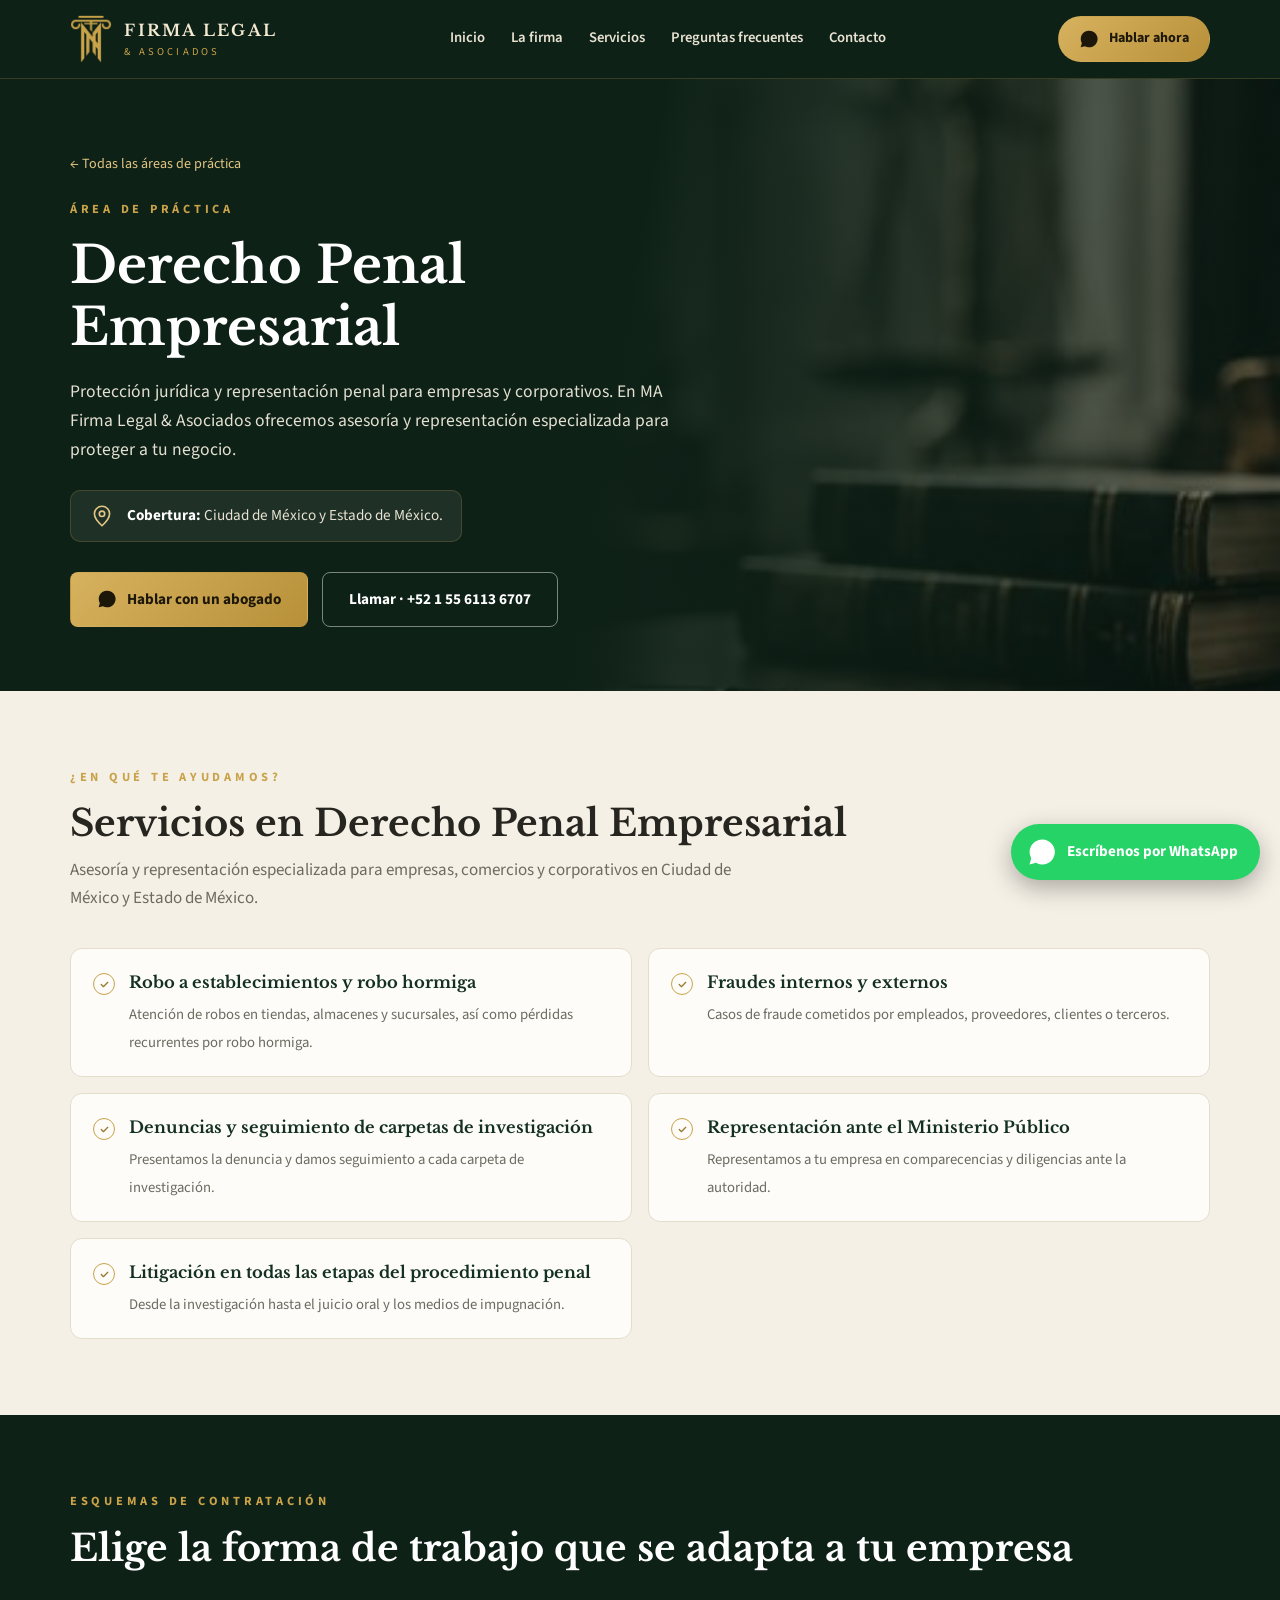
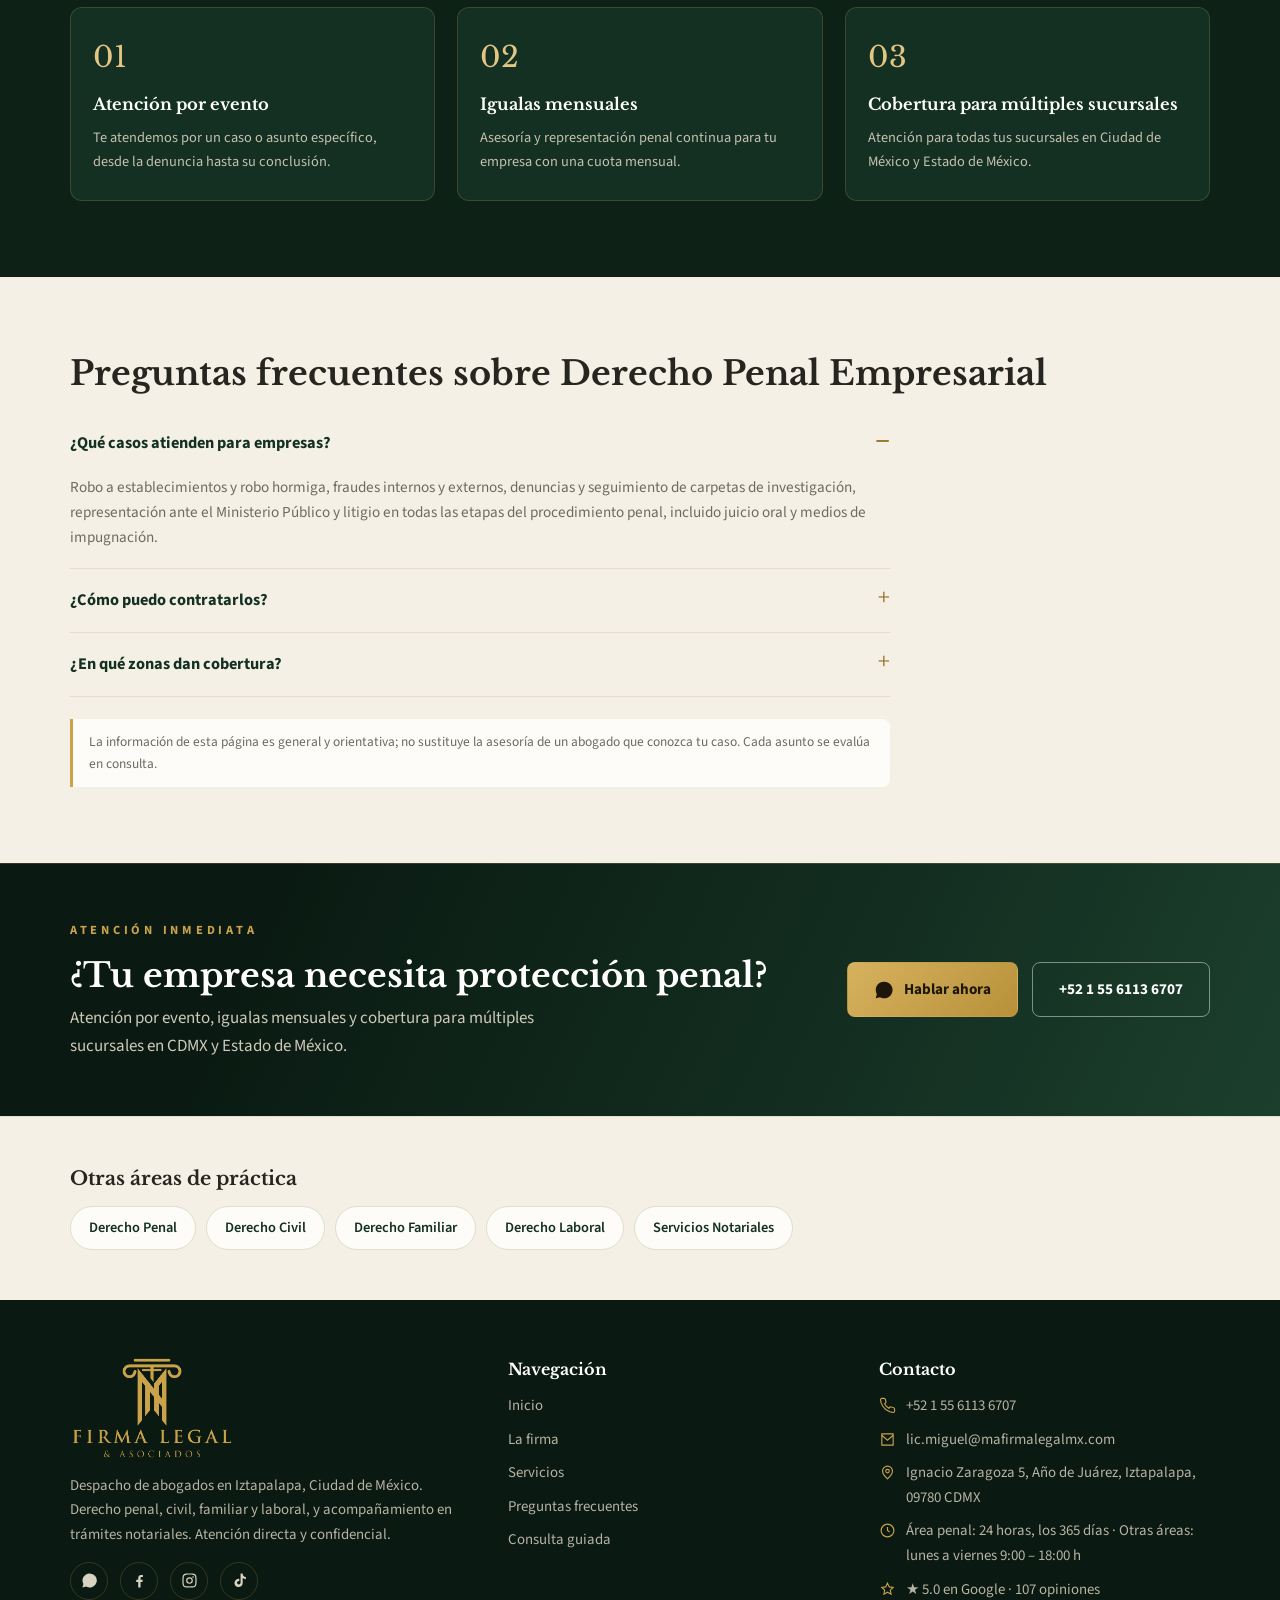
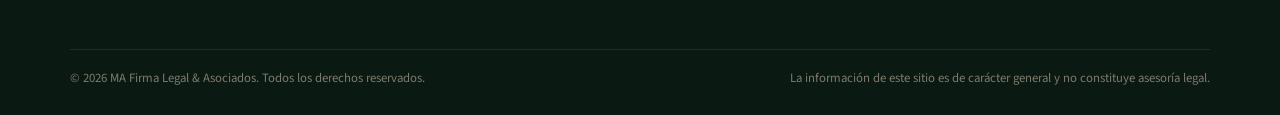
<file: empresarial.html>
<!doctype html>
<html lang="es">
<head>
<meta charset="utf-8">
<meta name="viewport" content="width=device-width, initial-scale=1">
<title>Derecho Penal Empresarial | Firma Legal & Asociados</title>
<meta name="description" content="Derecho penal empresarial en CDMX y Estado de México: robo a establecimientos y robo hormiga, fraudes internos y externos, denuncias, Ministerio Público y litigio penal. Igualas mensuales y atención por evento.">
<link rel="icon" type="image/png" href="assets/marca-dorada.png">
<link rel="preconnect" href="https://fonts.googleapis.com">
<link rel="preconnect" href="https://fonts.gstatic.com" crossorigin>
<link href="https://fonts.googleapis.com/css2?family=Libre+Baskerville:ital,wght@0,400;0,700;1,400&family=Source+Sans+3:wght@400;600;700&display=swap" rel="stylesheet">
<link rel="stylesheet" href="assets/area.css">
<!-- Etiqueta de Google (Google Ads AW-18554490523) -->
<script async src="https://www.googletagmanager.com/gtag/js?id=AW-18554490523"></script>
<script>
  window.dataLayer = window.dataLayer || [];
  function gtag(){dataLayer.push(arguments);}
  gtag('js', new Date());
  gtag('config', 'AW-18554490523');
</script>
<script src="assets/medicion.js" defer></script>
</head>
<body data-wa="Hola, necesito asesoría en Derecho Penal Empresarial para mi empresa.">

<header>
  <div class="wrap nav">
    <a href="index.html" class="brand">
      <img src="assets/marca-dorada.png" alt="Firma Legal & Asociados">
      <div>FIRMA LEGAL<small>& Asociados</small></div>
    </a>
    <nav class="menu" id="menu">
      <a href="index.html">Inicio</a>
      <a href="index.html#firma">La firma</a>
      <a href="index.html#areas">Servicios</a>
      <a href="index.html#faq">Preguntas frecuentes</a>
      <a href="index.html#contacto">Contacto</a>
    </nav>
    <a href="#" class="btn btn-oro wa-link"><svg class="ico-wa" viewBox="0 0 24 24"><path d="M17.5 14.4c-.3-.1-1.8-.9-2-1-.3-.1-.5-.1-.7.1-.2.3-.8 1-.9 1.2-.2.2-.3.2-.6.1-.3-.1-1.3-.5-2.4-1.5-.9-.8-1.5-1.8-1.7-2.1-.2-.3 0-.5.1-.6l.4-.5.3-.5v-.5c-.1-.1-.7-1.6-.9-2.2-.2-.6-.5-.5-.7-.5h-.6c-.2 0-.5.1-.8.4-.3.3-1 1-1 2.5s1.1 2.9 1.2 3.1c.1.2 2.1 3.2 5.1 4.5 2.5 1 3 .8 3.6.8.6-.1 1.8-.7 2-1.4.2-.7.2-1.3.2-1.4-.1-.2-.3-.3-.6-.4zM12 2a10 10 0 0 0-8.6 15l-1.4 5 5.2-1.4A10 10 0 1 0 12 2z"/></svg>Hablar ahora</a>
    <button class="burger" id="burger" aria-label="Menú"><span></span><span></span><span></span></button>
  </div>
</header>

<section class="area-hero empresa">
  <div class="wrap">
    <a class="volver" href="index.html#areas">← Todas las áreas de práctica</a>
    <span class="eyebrow">Área de práctica</span>
    <h1>Derecho Penal Empresarial</h1>
    <p class="sub">Protección jurídica y representación penal para empresas y corporativos. En MA Firma Legal &amp; Asociados ofrecemos asesoría y representación especializada para proteger a tu negocio.</p>
    <div class="horario"><svg viewBox="0 0 24 24"><path d="M12 21s-7-6.2-7-11a7 7 0 0 1 14 0c0 4.8-7 11-7 11z"/><circle cx="12" cy="10" r="2.5"/></svg><div><b>Cobertura:</b> Ciudad de México y Estado de México.</div></div>
    <div class="ctas">
      <a href="#" class="btn btn-oro wa-link"><svg class="ico-wa" viewBox="0 0 24 24"><path d="M17.5 14.4c-.3-.1-1.8-.9-2-1-.3-.1-.5-.1-.7.1-.2.3-.8 1-.9 1.2-.2.2-.3.2-.6.1-.3-.1-1.3-.5-2.4-1.5-.9-.8-1.5-1.8-1.7-2.1-.2-.3 0-.5.1-.6l.4-.5.3-.5v-.5c-.1-.1-.7-1.6-.9-2.2-.2-.6-.5-.5-.7-.5h-.6c-.2 0-.5.1-.8.4-.3.3-1 1-1 2.5s1.1 2.9 1.2 3.1c.1.2 2.1 3.2 5.1 4.5 2.5 1 3 .8 3.6.8.6-.1 1.8-.7 2-1.4.2-.7.2-1.3.2-1.4-.1-.2-.3-.3-.6-.4zM12 2a10 10 0 0 0-8.6 15l-1.4 5 5.2-1.4A10 10 0 1 0 12 2z"/></svg>Hablar con un abogado</a>
      <a href="tel:+525561136707" class="btn btn-borde">Llamar · +52 1 55 6113 6707</a>
    </div>
  </div>
</section>

<section class="servicios">
  <div class="wrap">
    <span class="eyebrow">¿En qué te ayudamos?</span>
    <h2>Servicios en Derecho Penal Empresarial</h2>
    <p class="intro">Asesoría y representación especializada para empresas, comercios y corporativos en Ciudad de México y Estado de México.</p>
    <ul class="lista">
      <li><b>Robo a establecimientos y robo hormiga</b><span>Atención de robos en tiendas, almacenes y sucursales, así como pérdidas recurrentes por robo hormiga.</span></li>
      <li><b>Fraudes internos y externos</b><span>Casos de fraude cometidos por empleados, proveedores, clientes o terceros.</span></li>
      <li><b>Denuncias y seguimiento de carpetas de investigación</b><span>Presentamos la denuncia y damos seguimiento a cada carpeta de investigación.</span></li>
      <li><b>Representación ante el Ministerio Público</b><span>Representamos a tu empresa en comparecencias y diligencias ante la autoridad.</span></li>
      <li><b>Litigación en todas las etapas del procedimiento penal</b><span>Desde la investigación hasta el juicio oral y los medios de impugnación.</span></li>
    </ul>
  </div>
</section>

<section class="pasos">
  <div class="wrap">
    <span class="eyebrow">Esquemas de contratación</span>
    <h2>Elige la forma de trabajo que se adapta a tu empresa</h2>
    <div class="pasos-grid tres">
      <div class="paso"><b>Atención por evento</b><p>Te atendemos por un caso o asunto específico, desde la denuncia hasta su conclusión.</p></div>
      <div class="paso"><b>Igualas mensuales</b><p>Asesoría y representación penal continua para tu empresa con una cuota mensual.</p></div>
      <div class="paso"><b>Cobertura para múltiples sucursales</b><p>Atención para todas tus sucursales en Ciudad de México y Estado de México.</p></div>
    </div>
  </div>
</section>

<section class="faq-area">
  <div class="wrap">
    <h2>Preguntas frecuentes sobre Derecho Penal Empresarial</h2>
    <div class="faq">
      <details open><summary>¿Qué casos atienden para empresas?</summary><p>Robo a establecimientos y robo hormiga, fraudes internos y externos, denuncias y seguimiento de carpetas de investigación, representación ante el Ministerio Público y litigio en todas las etapas del procedimiento penal, incluido juicio oral y medios de impugnación.</p></details>
      <details><summary>¿Cómo puedo contratarlos?</summary><p>Por evento, para un asunto específico; con una iguala mensual; o con cobertura para varias sucursales de tu empresa.</p></details>
      <details><summary>¿En qué zonas dan cobertura?</summary><p>En Ciudad de México y Estado de México.</p></details>
    </div>
    <p class="aviso">La información de esta página es general y orientativa; no sustituye la asesoría de un abogado que conozca tu caso. Cada asunto se evalúa en consulta.</p>
  </div>
</section>

<div class="cta-final">
  <div class="wrap">
    <div>
      <span class="eyebrow">Atención inmediata</span>
      <h2>¿Tu empresa necesita protección penal?</h2>
      <p>Atención por evento, igualas mensuales y cobertura para múltiples sucursales en CDMX y Estado de México.</p>
    </div>
    <div class="ctas">
      <a href="#" class="btn btn-oro wa-link"><svg class="ico-wa" viewBox="0 0 24 24"><path d="M17.5 14.4c-.3-.1-1.8-.9-2-1-.3-.1-.5-.1-.7.1-.2.3-.8 1-.9 1.2-.2.2-.3.2-.6.1-.3-.1-1.3-.5-2.4-1.5-.9-.8-1.5-1.8-1.7-2.1-.2-.3 0-.5.1-.6l.4-.5.3-.5v-.5c-.1-.1-.7-1.6-.9-2.2-.2-.6-.5-.5-.7-.5h-.6c-.2 0-.5.1-.8.4-.3.3-1 1-1 2.5s1.1 2.9 1.2 3.1c.1.2 2.1 3.2 5.1 4.5 2.5 1 3 .8 3.6.8.6-.1 1.8-.7 2-1.4.2-.7.2-1.3.2-1.4-.1-.2-.3-.3-.6-.4zM12 2a10 10 0 0 0-8.6 15l-1.4 5 5.2-1.4A10 10 0 1 0 12 2z"/></svg>Hablar ahora</a>
      <a href="tel:+525561136707" class="btn btn-borde">+52 1 55 6113 6707</a>
    </div>
  </div>
</div>

<div class="otras">
  <div class="wrap">
    <h3>Otras áreas de práctica</h3>
    <div class="otras-grid">
      <a href="penal.html">Derecho Penal</a>
      <a href="civil.html">Derecho Civil</a>
      <a href="familiar.html">Derecho Familiar</a>
      <a href="laboral.html">Derecho Laboral</a>
      <a href="notarial.html">Servicios Notariales</a>
    </div>
  </div>
</div>

<footer>
  <div class="wrap">
    <div class="foot">
      <div>
        <img src="assets/logo-firma-dorado.png" alt="Firma Legal & Asociados">
        <p>Despacho de abogados en Iztapalapa, Ciudad de México. Derecho penal, civil, familiar y laboral, y acompañamiento en trámites notariales. Atención directa y confidencial.</p>
        <div class="redes">
          <a href="#" class="wa-link" aria-label="WhatsApp"><svg viewBox="0 0 24 24"><path d="M17.5 14.4c-.3-.1-1.8-.9-2-1-.3-.1-.5-.1-.7.1-.2.3-.8 1-.9 1.2-.2.2-.3.2-.6.1-.3-.1-1.3-.5-2.4-1.5-.9-.8-1.5-1.8-1.7-2.1-.2-.3 0-.5.1-.6l.4-.5.3-.5v-.5c-.1-.1-.7-1.6-.9-2.2-.2-.6-.5-.5-.7-.5h-.6c-.2 0-.5.1-.8.4-.3.3-1 1-1 2.5s1.1 2.9 1.2 3.1c.1.2 2.1 3.2 5.1 4.5 2.5 1 3 .8 3.6.8.6-.1 1.8-.7 2-1.4.2-.7.2-1.3.2-1.4-.1-.2-.3-.3-.6-.4zM12 2a10 10 0 0 0-8.6 15l-1.4 5 5.2-1.4A10 10 0 1 0 12 2z"/></svg></a>
          <a href="https://www.facebook.com/profile.php?id=61589530694925&amp;sk=reels_tab" target="_blank" rel="noopener" aria-label="Facebook"><svg viewBox="0 0 24 24"><path d="M13.5 22v-8h2.7l.4-3.2h-3.1V8.8c0-.9.3-1.6 1.6-1.6h1.7V4.4c-.3 0-1.3-.1-2.5-.1-2.5 0-4.1 1.5-4.1 4.2v2.3H7.4V14h2.8v8z"/></svg></a>
          <a href="https://www.instagram.com/mafirmalegal2025" target="_blank" rel="noopener" aria-label="Instagram"><svg viewBox="0 0 24 24"><path d="M12 7.3a4.7 4.7 0 1 0 0 9.4 4.7 4.7 0 0 0 0-9.4zm0 7.7a3 3 0 1 1 0-6 3 3 0 0 1 0 6zm5-8.9a1.1 1.1 0 1 0 0 2.2 1.1 1.1 0 0 0 0-2.2zM12 3.7c2.7 0 3 0 4.1.1 2.7.1 4 1.4 4.1 4.1.1 1.1.1 1.4.1 4.1s0 3-.1 4.1c-.1 2.7-1.4 4-4.1 4.1-1.1.1-1.4.1-4.1.1s-3 0-4.1-.1c-2.7-.1-4-1.4-4.1-4.1-.1-1.1-.1-1.4-.1-4.1s0-3 .1-4.1c.1-2.7 1.4-4 4.1-4.1 1.1-.1 1.4-.1 4.1-.1zM12 2C9.3 2 8.9 2 7.9 2.1 4.2 2.2 2.2 4.2 2.1 7.9 2 8.9 2 9.3 2 12s0 3.1.1 4.1c.1 3.7 2.1 5.7 5.8 5.8 1 .1 1.4.1 4.1.1s3.1 0 4.1-.1c3.7-.1 5.7-2.1 5.8-5.8.1-1 .1-1.4.1-4.1s0-3.1-.1-4.1c-.1-3.7-2.1-5.7-5.8-5.8C15.1 2 14.7 2 12 2z"/></svg></a><a href="https://www.tiktok.com/@ma_firmalegal" target="_blank" rel="noopener" aria-label="TikTok"><svg viewBox="0 0 24 24"><path d="M16.5 2h-3v13.3a2.5 2.5 0 1 1-2.5-2.5c.3 0 .5 0 .7.1V9.8a5.8 5.8 0 1 0 4.8 5.7V8.6a7.3 7.3 0 0 0 4.5 1.5V7a4.5 4.5 0 0 1-4.5-5z"/></svg></a>
        </div>
      </div>
      <div>
        <h4>Navegación</h4>
        <ul>
          <li><a href="index.html">Inicio</a></li>
          <li><a href="index.html#firma">La firma</a></li>
          <li><a href="index.html#areas">Servicios</a></li>
          <li><a href="index.html#faq">Preguntas frecuentes</a></li>
          <li><a href="consulta.html">Consulta guiada</a></li>
        </ul>
      </div>
      <div>
        <h4>Contacto</h4>
        <ul>
          <li><svg viewBox="0 0 24 24"><path d="M22 16.9v3a2 2 0 0 1-2.2 2 19.8 19.8 0 0 1-8.6-3.1 19.5 19.5 0 0 1-6-6A19.8 19.8 0 0 1 2.1 4.2 2 2 0 0 1 4.1 2h3a2 2 0 0 1 2 1.7c.1.9.4 1.8.7 2.7a2 2 0 0 1-.5 2.1L8 9.8a16 16 0 0 0 6 6l1.3-1.3a2 2 0 0 1 2.1-.4c.9.3 1.8.6 2.7.7a2 2 0 0 1 1.7 2z"/></svg><a href="tel:+525561136707">+52 1 55 6113 6707</a></li>
          <li><svg viewBox="0 0 24 24"><path d="M4 4h16v16H4z"/><path d="m4 6 8 7 8-7"/></svg><a href="mailto:lic.miguel@mafirmalegalmx.com">lic.miguel@mafirmalegalmx.com</a></li>
          <li><svg viewBox="0 0 24 24"><path d="M12 21s-7-6.2-7-11a7 7 0 0 1 14 0c0 4.8-7 11-7 11z"/><circle cx="12" cy="10" r="2.5"/></svg><a href="https://maps.google.com/?cid=937065001526612628" target="_blank" rel="noopener">Ignacio Zaragoza 5, Año de Juárez, Iztapalapa, 09780 CDMX</a></li>
          <li><svg viewBox="0 0 24 24"><circle cx="12" cy="12" r="9"/><path d="M12 7v5l3 2"/></svg><span>Área penal: 24 horas, los 365 días · Otras áreas: lunes a viernes 9:00 – 18:00 h</span></li>
          <li><svg viewBox="0 0 24 24"><path d="m12 3 2.5 5.3 5.5.7-4 4 1 5.7-5-2.8-5 2.8 1-5.7-4-4 5.5-.7z"/></svg><a href="https://search.google.com/local/reviews?placeid=ChIJ9wo1tlkDzoURlNJxc6cfAQ0" target="_blank" rel="noopener">★ 5.0 en Google · 107 opiniones</a></li>
        </ul>
      </div>
    </div>
    <div class="copy">
      <span>© <span id="y"></span> MA Firma Legal & Asociados. Todos los derechos reservados.</span>
      <span>La información de este sitio es de carácter general y no constituye asesoría legal.</span>
    </div>
  </div>
</footer>

<a class="wa-float wa-link" href="#" aria-label="WhatsApp">
  <svg viewBox="0 0 24 24"><path d="M17.5 14.4c-.3-.1-1.8-.9-2-1-.3-.1-.5-.1-.7.1-.2.3-.8 1-.9 1.2-.2.2-.3.2-.6.1-.3-.1-1.3-.5-2.4-1.5-.9-.8-1.5-1.8-1.7-2.1-.2-.3 0-.5.1-.6l.4-.5.3-.5v-.5c-.1-.1-.7-1.6-.9-2.2-.2-.6-.5-.5-.7-.5h-.6c-.2 0-.5.1-.8.4-.3.3-1 1-1 2.5s1.1 2.9 1.2 3.1c.1.2 2.1 3.2 5.1 4.5 2.5 1 3 .8 3.6.8.6-.1 1.8-.7 2-1.4.2-.7.2-1.3.2-1.4-.1-.2-.3-.3-.6-.4zM12 2a10 10 0 0 0-8.6 15l-1.4 5 5.2-1.4A10 10 0 1 0 12 2z"/></svg><span class="wa-txt">Escríbenos por WhatsApp</span>
</a>

<script>
  const WHATSAPP = '5215561136707';
  const mensaje = document.body.dataset.wa || 'Hola, necesito asesoría legal.';
  document.querySelectorAll('.wa-link').forEach(a => a.href = 'https://wa.me/' + WHATSAPP + '?text=' + encodeURIComponent(mensaje));
  document.getElementById('y').textContent = new Date().getFullYear();
  const menu = document.getElementById('menu');
  document.getElementById('burger').onclick = () => menu.classList.toggle('open');
</script>
</body>
</html>
</file>
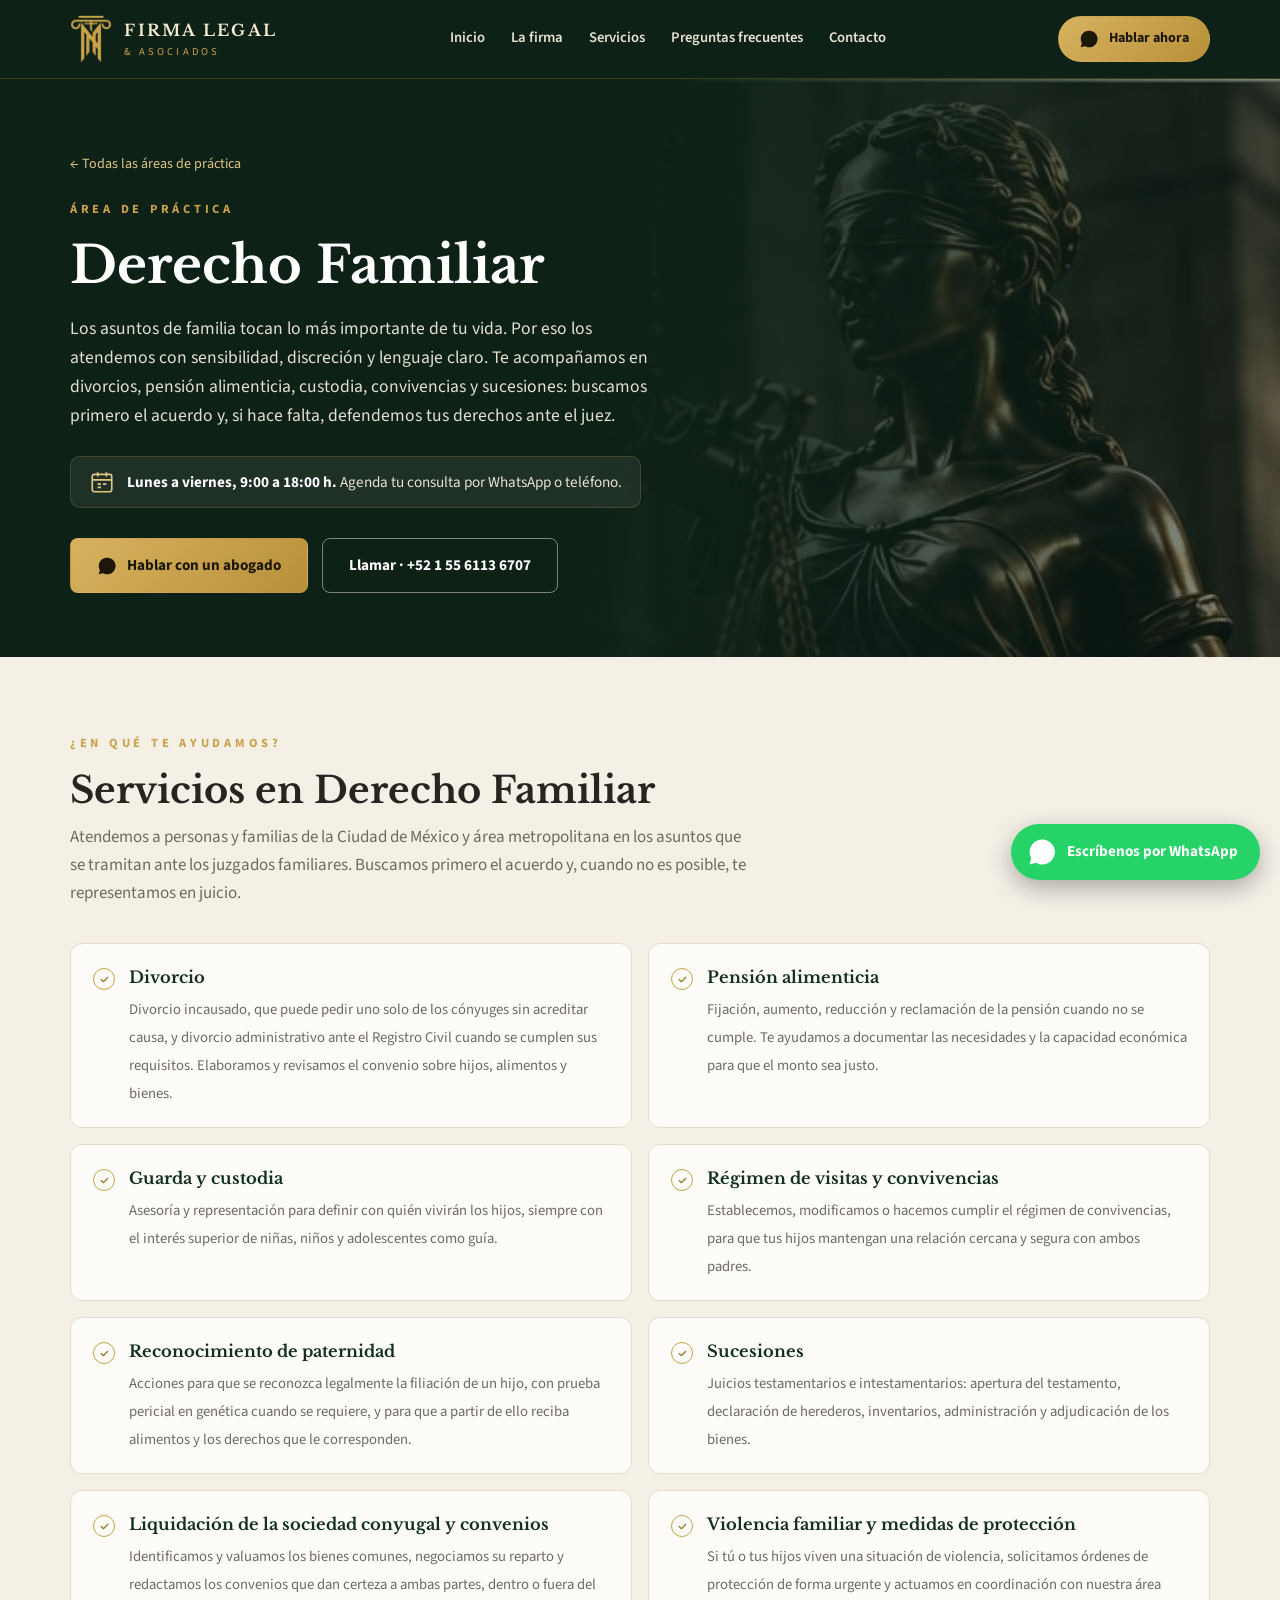
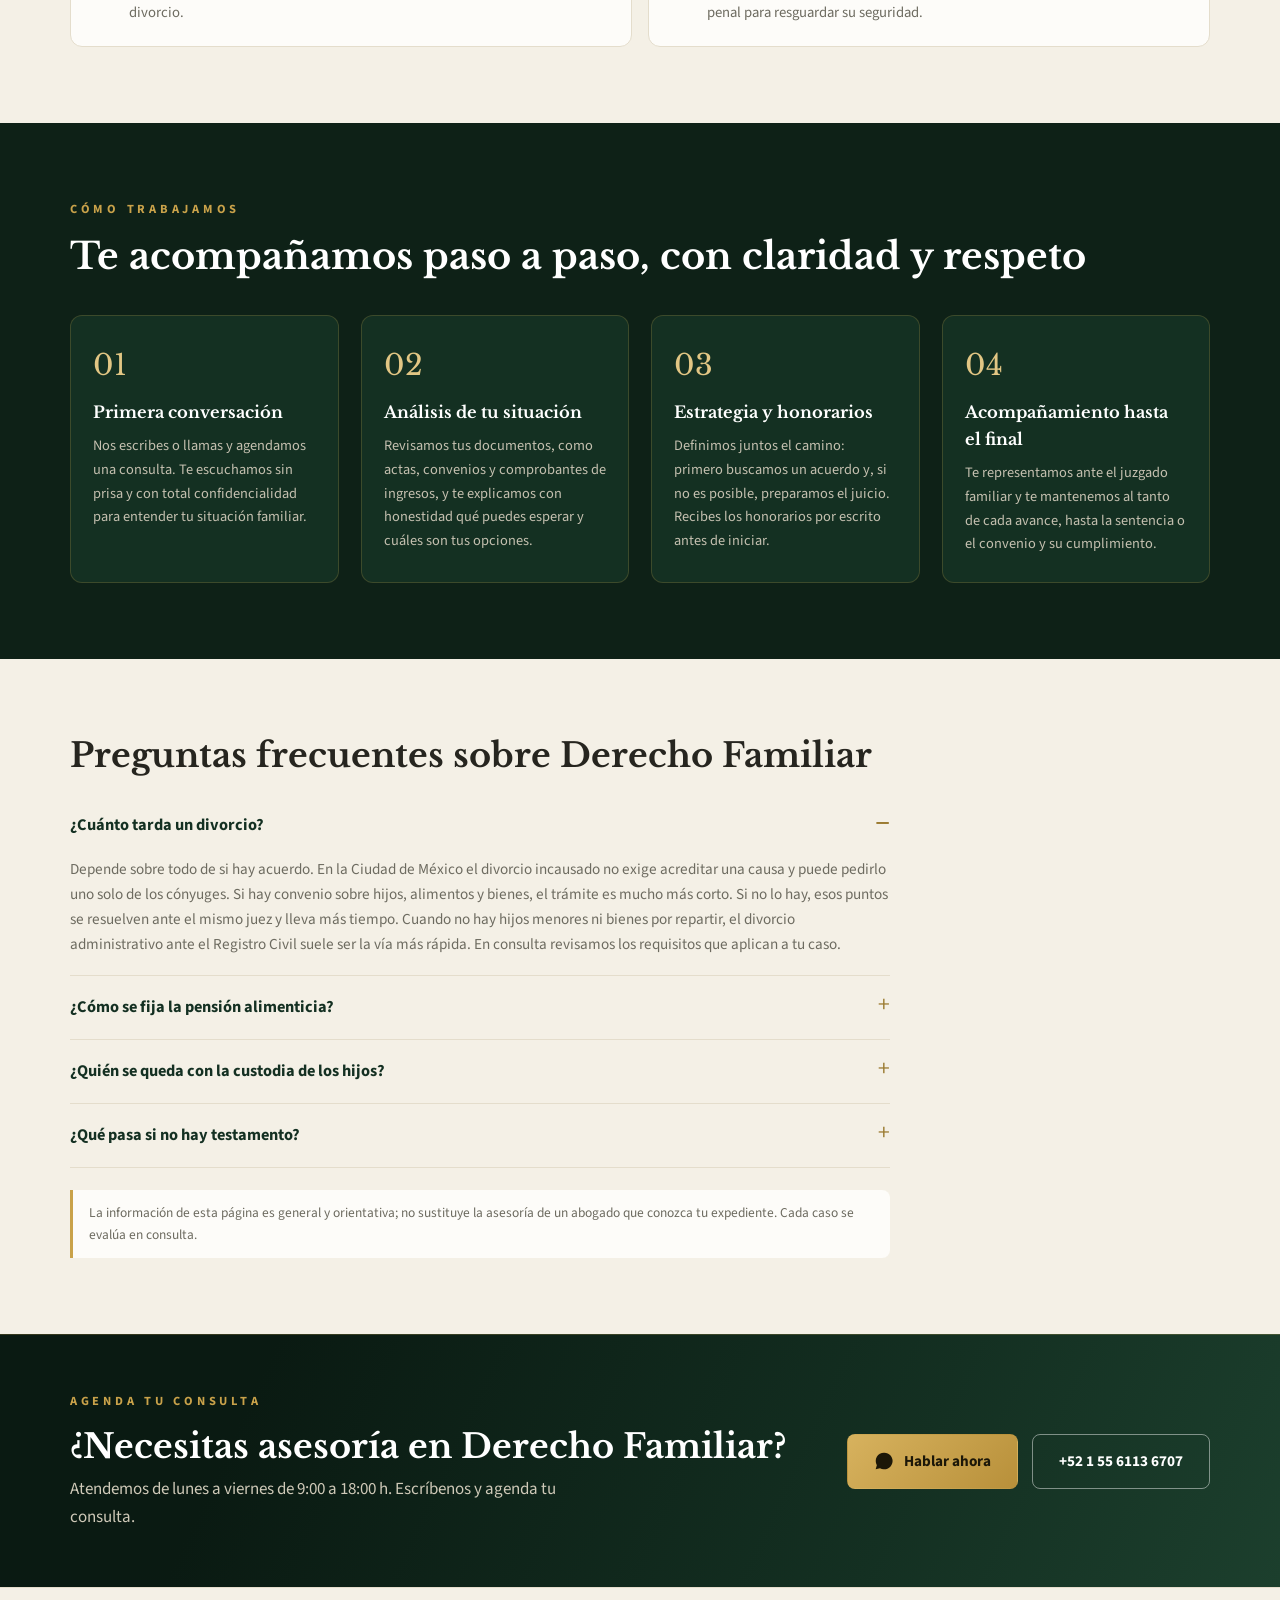
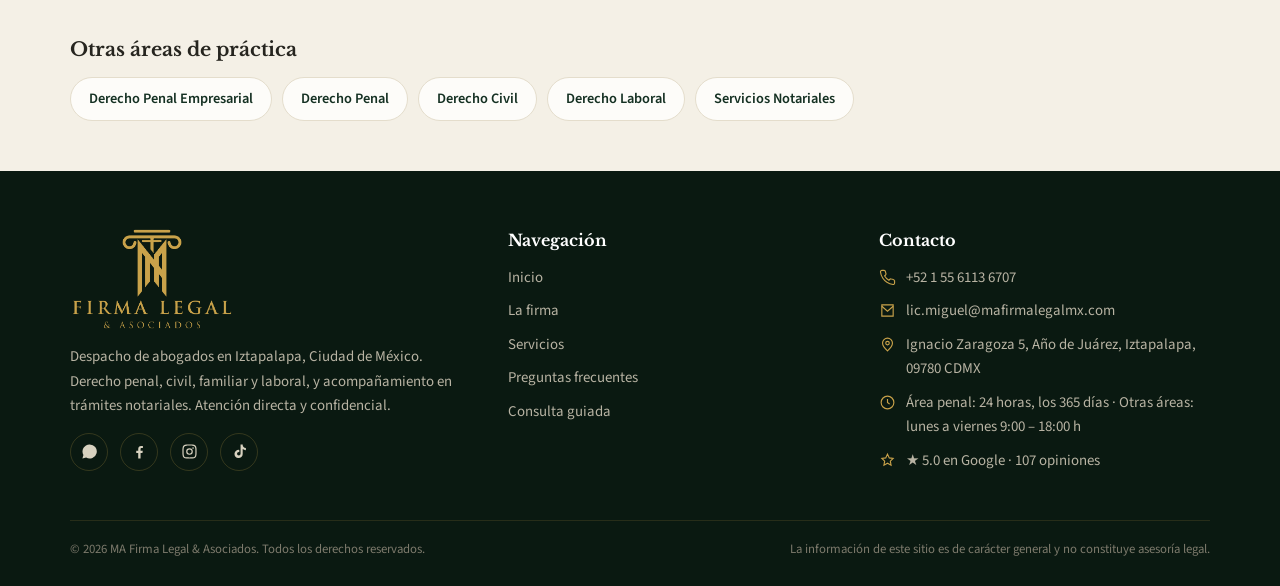
<file: familiar.html>
<!doctype html>
<html lang="es">
<head>
<meta charset="utf-8">
<meta name="viewport" content="width=device-width, initial-scale=1">
<title>Derecho Familiar | Firma Legal & Asociados</title>
<meta name="description" content="Abogados en Derecho Familiar en Ciudad de México: divorcio, pensión alimenticia, guarda y custodia, convivencias, sucesiones y violencia familiar, con trato humano y confidencial.">
<link rel="icon" type="image/png" href="assets/marca-dorada.png">
<link rel="preconnect" href="https://fonts.googleapis.com">
<link rel="preconnect" href="https://fonts.gstatic.com" crossorigin>
<link href="https://fonts.googleapis.com/css2?family=Libre+Baskerville:ital,wght@0,400;0,700;1,400&family=Source+Sans+3:wght@400;600;700&display=swap" rel="stylesheet">
<link rel="stylesheet" href="assets/area.css">
<!-- Etiqueta de Google (Google Ads AW-18554490523) -->
<script async src="https://www.googletagmanager.com/gtag/js?id=AW-18554490523"></script>
<script>
  window.dataLayer = window.dataLayer || [];
  function gtag(){dataLayer.push(arguments);}
  gtag('js', new Date());
  gtag('config', 'AW-18554490523');
</script>
<script src="assets/medicion.js" defer></script>
</head>
<body data-wa="Hola, necesito asesoría en Derecho Familiar.">

<header>
  <div class="wrap nav">
    <a href="index.html" class="brand">
      <img src="assets/marca-dorada.png" alt="Firma Legal & Asociados">
      <div>FIRMA LEGAL<small>& Asociados</small></div>
    </a>
    <nav class="menu" id="menu">
      <a href="index.html">Inicio</a>
      <a href="index.html#firma">La firma</a>
      <a href="index.html#areas">Servicios</a>
      <a href="index.html#faq">Preguntas frecuentes</a>
      <a href="index.html#contacto">Contacto</a>
    </nav>
    <a href="#" class="btn btn-oro wa-link"><svg class="ico-wa" viewBox="0 0 24 24"><path d="M17.5 14.4c-.3-.1-1.8-.9-2-1-.3-.1-.5-.1-.7.1-.2.3-.8 1-.9 1.2-.2.2-.3.2-.6.1-.3-.1-1.3-.5-2.4-1.5-.9-.8-1.5-1.8-1.7-2.1-.2-.3 0-.5.1-.6l.4-.5.3-.5v-.5c-.1-.1-.7-1.6-.9-2.2-.2-.6-.5-.5-.7-.5h-.6c-.2 0-.5.1-.8.4-.3.3-1 1-1 2.5s1.1 2.9 1.2 3.1c.1.2 2.1 3.2 5.1 4.5 2.5 1 3 .8 3.6.8.6-.1 1.8-.7 2-1.4.2-.7.2-1.3.2-1.4-.1-.2-.3-.3-.6-.4zM12 2a10 10 0 0 0-8.6 15l-1.4 5 5.2-1.4A10 10 0 1 0 12 2z"/></svg>Hablar ahora</a>
    <button class="burger" id="burger" aria-label="Menú"><span></span><span></span><span></span></button>
  </div>
</header>

<section class="area-hero">
  <div class="wrap">
    <a class="volver" href="index.html#areas">← Todas las áreas de práctica</a>
    <span class="eyebrow">Área de práctica</span>
    <h1>Derecho Familiar</h1>
    <p class="sub">Los asuntos de familia tocan lo más importante de tu vida. Por eso los atendemos con sensibilidad, discreción y lenguaje claro. Te acompañamos en divorcios, pensión alimenticia, custodia, convivencias y sucesiones: buscamos primero el acuerdo y, si hace falta, defendemos tus derechos ante el juez.</p>
    <div class="horario"><svg viewBox="0 0 24 24"><rect x="3" y="5" width="18" height="16" rx="2"/><path d="M3 10h18M8 3v4M16 3v4M8 14h3M13 14h3M8 17h3"/></svg><div><b>Lunes a viernes, 9:00 a 18:00 h.</b> Agenda tu consulta por WhatsApp o teléfono.</div></div>
    <div class="ctas">
      <a href="#" class="btn btn-oro wa-link"><svg class="ico-wa" viewBox="0 0 24 24"><path d="M17.5 14.4c-.3-.1-1.8-.9-2-1-.3-.1-.5-.1-.7.1-.2.3-.8 1-.9 1.2-.2.2-.3.2-.6.1-.3-.1-1.3-.5-2.4-1.5-.9-.8-1.5-1.8-1.7-2.1-.2-.3 0-.5.1-.6l.4-.5.3-.5v-.5c-.1-.1-.7-1.6-.9-2.2-.2-.6-.5-.5-.7-.5h-.6c-.2 0-.5.1-.8.4-.3.3-1 1-1 2.5s1.1 2.9 1.2 3.1c.1.2 2.1 3.2 5.1 4.5 2.5 1 3 .8 3.6.8.6-.1 1.8-.7 2-1.4.2-.7.2-1.3.2-1.4-.1-.2-.3-.3-.6-.4zM12 2a10 10 0 0 0-8.6 15l-1.4 5 5.2-1.4A10 10 0 1 0 12 2z"/></svg>Hablar con un abogado</a>
      <a href="tel:+525561136707" class="btn btn-borde">Llamar · +52 1 55 6113 6707</a>
    </div>
  </div>
</section>

<section class="servicios">
  <div class="wrap">
    <span class="eyebrow">¿En qué te ayudamos?</span>
    <h2>Servicios en Derecho Familiar</h2>
    <p class="intro">Atendemos a personas y familias de la Ciudad de México y área metropolitana en los asuntos que se tramitan ante los juzgados familiares. Buscamos primero el acuerdo y, cuando no es posible, te representamos en juicio.</p>
    <ul class="lista">
      <li><b>Divorcio</b><span>Divorcio incausado, que puede pedir uno solo de los cónyuges sin acreditar causa, y divorcio administrativo ante el Registro Civil cuando se cumplen sus requisitos. Elaboramos y revisamos el convenio sobre hijos, alimentos y bienes.</span></li>
      <li><b>Pensión alimenticia</b><span>Fijación, aumento, reducción y reclamación de la pensión cuando no se cumple. Te ayudamos a documentar las necesidades y la capacidad económica para que el monto sea justo.</span></li>
      <li><b>Guarda y custodia</b><span>Asesoría y representación para definir con quién vivirán los hijos, siempre con el interés superior de niñas, niños y adolescentes como guía.</span></li>
      <li><b>Régimen de visitas y convivencias</b><span>Establecemos, modificamos o hacemos cumplir el régimen de convivencias, para que tus hijos mantengan una relación cercana y segura con ambos padres.</span></li>
      <li><b>Reconocimiento de paternidad</b><span>Acciones para que se reconozca legalmente la filiación de un hijo, con prueba pericial en genética cuando se requiere, y para que a partir de ello reciba alimentos y los derechos que le corresponden.</span></li>
      <li><b>Sucesiones</b><span>Juicios testamentarios e intestamentarios: apertura del testamento, declaración de herederos, inventarios, administración y adjudicación de los bienes.</span></li>
      <li><b>Liquidación de la sociedad conyugal y convenios</b><span>Identificamos y valuamos los bienes comunes, negociamos su reparto y redactamos los convenios que dan certeza a ambas partes, dentro o fuera del divorcio.</span></li>
      <li><b>Violencia familiar y medidas de protección</b><span>Si tú o tus hijos viven una situación de violencia, solicitamos órdenes de protección de forma urgente y actuamos en coordinación con nuestra área penal para resguardar su seguridad.</span></li>
    </ul>
  </div>
</section>

<section class="pasos">
  <div class="wrap">
    <span class="eyebrow">Cómo trabajamos</span>
    <h2>Te acompañamos paso a paso, con claridad y respeto</h2>
    <div class="pasos-grid">
      <div class="paso"><b>Primera conversación</b><p>Nos escribes o llamas y agendamos una consulta. Te escuchamos sin prisa y con total confidencialidad para entender tu situación familiar.</p></div>
      <div class="paso"><b>Análisis de tu situación</b><p>Revisamos tus documentos, como actas, convenios y comprobantes de ingresos, y te explicamos con honestidad qué puedes esperar y cuáles son tus opciones.</p></div>
      <div class="paso"><b>Estrategia y honorarios</b><p>Definimos juntos el camino: primero buscamos un acuerdo y, si no es posible, preparamos el juicio. Recibes los honorarios por escrito antes de iniciar.</p></div>
      <div class="paso"><b>Acompañamiento hasta el final</b><p>Te representamos ante el juzgado familiar y te mantenemos al tanto de cada avance, hasta la sentencia o el convenio y su cumplimiento.</p></div>
    </div>
  </div>
</section>

<section class="faq-area">
  <div class="wrap">
    <h2>Preguntas frecuentes sobre Derecho Familiar</h2>
    <div class="faq">
      <details open><summary>¿Cuánto tarda un divorcio?</summary><p>Depende sobre todo de si hay acuerdo. En la Ciudad de México el divorcio incausado no exige acreditar una causa y puede pedirlo uno solo de los cónyuges. Si hay convenio sobre hijos, alimentos y bienes, el trámite es mucho más corto. Si no lo hay, esos puntos se resuelven ante el mismo juez y lleva más tiempo. Cuando no hay hijos menores ni bienes por repartir, el divorcio administrativo ante el Registro Civil suele ser la vía más rápida. En consulta revisamos los requisitos que aplican a tu caso.</p></details>
      <details><summary>¿Cómo se fija la pensión alimenticia?</summary><p>Se fija según las necesidades de quien la recibe y las posibilidades de quien debe darla; no existe una cantidad única marcada por la ley. Puede establecerse como un porcentaje del ingreso, incluidas prestaciones, o como una cantidad fija en dinero, y puede aumentarse o reducirse si cambian las circunstancias.</p></details>
      <details><summary>¿Quién se queda con la custodia de los hijos?</summary><p>La ley de la Ciudad de México da preferencia a la madre cuando los hijos son menores de doce años, salvo que ella sea quien ejerce violencia familiar o exista un peligro grave para ellos; en todo caso el juez decide conforme al interés superior de niñas, niños y adolescentes. Para ello valora, entre otras cosas, el entorno que ofrece cada progenitor, la estabilidad y los cuidados que puede brindar y, según su edad, la opinión de los propios hijos. Lo ideal es llegar a un acuerdo que ambos padres puedan cumplir.</p></details>
      <details><summary>¿Qué pasa si no hay testamento?</summary><p>Se abre una sucesión intestamentaria: la ley define quiénes son los herederos y en qué orden, como descendientes, cónyuge o concubino, ascendientes y otros parientes. Puede tramitarse ante un juez o, si todos los herederos están de acuerdo y son mayores de edad, ante notario público.</p></details>
    </div>
    <p class="aviso">La información de esta página es general y orientativa; no sustituye la asesoría de un abogado que conozca tu expediente. Cada caso se evalúa en consulta.</p>
  </div>
</section>

<div class="cta-final">
  <div class="wrap">
    <div>
      <span class="eyebrow">Agenda tu consulta</span>
      <h2>¿Necesitas asesoría en Derecho Familiar?</h2>
      <p>Atendemos de lunes a viernes de 9:00 a 18:00 h. Escríbenos y agenda tu consulta.</p>
    </div>
    <div class="ctas">
      <a href="#" class="btn btn-oro wa-link"><svg class="ico-wa" viewBox="0 0 24 24"><path d="M17.5 14.4c-.3-.1-1.8-.9-2-1-.3-.1-.5-.1-.7.1-.2.3-.8 1-.9 1.2-.2.2-.3.2-.6.1-.3-.1-1.3-.5-2.4-1.5-.9-.8-1.5-1.8-1.7-2.1-.2-.3 0-.5.1-.6l.4-.5.3-.5v-.5c-.1-.1-.7-1.6-.9-2.2-.2-.6-.5-.5-.7-.5h-.6c-.2 0-.5.1-.8.4-.3.3-1 1-1 2.5s1.1 2.9 1.2 3.1c.1.2 2.1 3.2 5.1 4.5 2.5 1 3 .8 3.6.8.6-.1 1.8-.7 2-1.4.2-.7.2-1.3.2-1.4-.1-.2-.3-.3-.6-.4zM12 2a10 10 0 0 0-8.6 15l-1.4 5 5.2-1.4A10 10 0 1 0 12 2z"/></svg>Hablar ahora</a>
      <a href="tel:+525561136707" class="btn btn-borde">+52 1 55 6113 6707</a>
    </div>
  </div>
</div>

<div class="otras">
  <div class="wrap">
    <h3>Otras áreas de práctica</h3>
    <div class="otras-grid">
      <a href="empresarial.html">Derecho Penal Empresarial</a>
      <a href="penal.html">Derecho Penal</a>
      <a href="civil.html">Derecho Civil</a>
      <a href="laboral.html">Derecho Laboral</a>
      <a href="notarial.html">Servicios Notariales</a>
    </div>
  </div>
</div>

<footer>
  <div class="wrap">
    <div class="foot">
      <div>
        <img src="assets/logo-firma-dorado.png" alt="Firma Legal & Asociados">
        <p>Despacho de abogados en Iztapalapa, Ciudad de México. Derecho penal, civil, familiar y laboral, y acompañamiento en trámites notariales. Atención directa y confidencial.</p>
        <div class="redes">
          <a href="#" class="wa-link" aria-label="WhatsApp"><svg viewBox="0 0 24 24"><path d="M17.5 14.4c-.3-.1-1.8-.9-2-1-.3-.1-.5-.1-.7.1-.2.3-.8 1-.9 1.2-.2.2-.3.2-.6.1-.3-.1-1.3-.5-2.4-1.5-.9-.8-1.5-1.8-1.7-2.1-.2-.3 0-.5.1-.6l.4-.5.3-.5v-.5c-.1-.1-.7-1.6-.9-2.2-.2-.6-.5-.5-.7-.5h-.6c-.2 0-.5.1-.8.4-.3.3-1 1-1 2.5s1.1 2.9 1.2 3.1c.1.2 2.1 3.2 5.1 4.5 2.5 1 3 .8 3.6.8.6-.1 1.8-.7 2-1.4.2-.7.2-1.3.2-1.4-.1-.2-.3-.3-.6-.4zM12 2a10 10 0 0 0-8.6 15l-1.4 5 5.2-1.4A10 10 0 1 0 12 2z"/></svg></a>
          <a href="https://www.facebook.com/profile.php?id=61589530694925&amp;sk=reels_tab" target="_blank" rel="noopener" aria-label="Facebook"><svg viewBox="0 0 24 24"><path d="M13.5 22v-8h2.7l.4-3.2h-3.1V8.8c0-.9.3-1.6 1.6-1.6h1.7V4.4c-.3 0-1.3-.1-2.5-.1-2.5 0-4.1 1.5-4.1 4.2v2.3H7.4V14h2.8v8z"/></svg></a>
          <a href="https://www.instagram.com/mafirmalegal2025" target="_blank" rel="noopener" aria-label="Instagram"><svg viewBox="0 0 24 24"><path d="M12 7.3a4.7 4.7 0 1 0 0 9.4 4.7 4.7 0 0 0 0-9.4zm0 7.7a3 3 0 1 1 0-6 3 3 0 0 1 0 6zm5-8.9a1.1 1.1 0 1 0 0 2.2 1.1 1.1 0 0 0 0-2.2zM12 3.7c2.7 0 3 0 4.1.1 2.7.1 4 1.4 4.1 4.1.1 1.1.1 1.4.1 4.1s0 3-.1 4.1c-.1 2.7-1.4 4-4.1 4.1-1.1.1-1.4.1-4.1.1s-3 0-4.1-.1c-2.7-.1-4-1.4-4.1-4.1-.1-1.1-.1-1.4-.1-4.1s0-3 .1-4.1c.1-2.7 1.4-4 4.1-4.1 1.1-.1 1.4-.1 4.1-.1zM12 2C9.3 2 8.9 2 7.9 2.1 4.2 2.2 2.2 4.2 2.1 7.9 2 8.9 2 9.3 2 12s0 3.1.1 4.1c.1 3.7 2.1 5.7 5.8 5.8 1 .1 1.4.1 4.1.1s3.1 0 4.1-.1c3.7-.1 5.7-2.1 5.8-5.8.1-1 .1-1.4.1-4.1s0-3.1-.1-4.1c-.1-3.7-2.1-5.7-5.8-5.8C15.1 2 14.7 2 12 2z"/></svg></a><a href="https://www.tiktok.com/@ma_firmalegal" target="_blank" rel="noopener" aria-label="TikTok"><svg viewBox="0 0 24 24"><path d="M16.5 2h-3v13.3a2.5 2.5 0 1 1-2.5-2.5c.3 0 .5 0 .7.1V9.8a5.8 5.8 0 1 0 4.8 5.7V8.6a7.3 7.3 0 0 0 4.5 1.5V7a4.5 4.5 0 0 1-4.5-5z"/></svg></a>
        </div>
      </div>
      <div>
        <h4>Navegación</h4>
        <ul>
          <li><a href="index.html">Inicio</a></li>
          <li><a href="index.html#firma">La firma</a></li>
          <li><a href="index.html#areas">Servicios</a></li>
          <li><a href="index.html#faq">Preguntas frecuentes</a></li>
          <li><a href="consulta.html">Consulta guiada</a></li>
        </ul>
      </div>
      <div>
        <h4>Contacto</h4>
        <ul>
          <li><svg viewBox="0 0 24 24"><path d="M22 16.9v3a2 2 0 0 1-2.2 2 19.8 19.8 0 0 1-8.6-3.1 19.5 19.5 0 0 1-6-6A19.8 19.8 0 0 1 2.1 4.2 2 2 0 0 1 4.1 2h3a2 2 0 0 1 2 1.7c.1.9.4 1.8.7 2.7a2 2 0 0 1-.5 2.1L8 9.8a16 16 0 0 0 6 6l1.3-1.3a2 2 0 0 1 2.1-.4c.9.3 1.8.6 2.7.7a2 2 0 0 1 1.7 2z"/></svg><a href="tel:+525561136707">+52 1 55 6113 6707</a></li>
          <li><svg viewBox="0 0 24 24"><path d="M4 4h16v16H4z"/><path d="m4 6 8 7 8-7"/></svg><a href="mailto:lic.miguel@mafirmalegalmx.com">lic.miguel@mafirmalegalmx.com</a></li>
          <li><svg viewBox="0 0 24 24"><path d="M12 21s-7-6.2-7-11a7 7 0 0 1 14 0c0 4.8-7 11-7 11z"/><circle cx="12" cy="10" r="2.5"/></svg><a href="https://maps.google.com/?cid=937065001526612628" target="_blank" rel="noopener">Ignacio Zaragoza 5, Año de Juárez, Iztapalapa, 09780 CDMX</a></li>
          <li><svg viewBox="0 0 24 24"><circle cx="12" cy="12" r="9"/><path d="M12 7v5l3 2"/></svg><span>Área penal: 24 horas, los 365 días · Otras áreas: lunes a viernes 9:00 – 18:00 h</span></li>
          <li><svg viewBox="0 0 24 24"><path d="m12 3 2.5 5.3 5.5.7-4 4 1 5.7-5-2.8-5 2.8 1-5.7-4-4 5.5-.7z"/></svg><a href="https://search.google.com/local/reviews?placeid=ChIJ9wo1tlkDzoURlNJxc6cfAQ0" target="_blank" rel="noopener">★ 5.0 en Google · 107 opiniones</a></li>
        </ul>
      </div>
    </div>
    <div class="copy">
      <span>© <span id="y"></span> MA Firma Legal & Asociados. Todos los derechos reservados.</span>
      <span>La información de este sitio es de carácter general y no constituye asesoría legal.</span>
    </div>
  </div>
</footer>

<a class="wa-float wa-link" href="#" aria-label="WhatsApp">
  <svg viewBox="0 0 24 24"><path d="M17.5 14.4c-.3-.1-1.8-.9-2-1-.3-.1-.5-.1-.7.1-.2.3-.8 1-.9 1.2-.2.2-.3.2-.6.1-.3-.1-1.3-.5-2.4-1.5-.9-.8-1.5-1.8-1.7-2.1-.2-.3 0-.5.1-.6l.4-.5.3-.5v-.5c-.1-.1-.7-1.6-.9-2.2-.2-.6-.5-.5-.7-.5h-.6c-.2 0-.5.1-.8.4-.3.3-1 1-1 2.5s1.1 2.9 1.2 3.1c.1.2 2.1 3.2 5.1 4.5 2.5 1 3 .8 3.6.8.6-.1 1.8-.7 2-1.4.2-.7.2-1.3.2-1.4-.1-.2-.3-.3-.6-.4zM12 2a10 10 0 0 0-8.6 15l-1.4 5 5.2-1.4A10 10 0 1 0 12 2z"/></svg><span class="wa-txt">Escríbenos por WhatsApp</span>
</a>

<script>
  const WHATSAPP = '5215561136707';
  const mensaje = document.body.dataset.wa || 'Hola, necesito asesoría legal.';
  document.querySelectorAll('.wa-link').forEach(a => a.href = 'https://wa.me/' + WHATSAPP + '?text=' + encodeURIComponent(mensaje));
  document.getElementById('y').textContent = new Date().getFullYear();
  const menu = document.getElementById('menu');
  document.getElementById('burger').onclick = () => menu.classList.toggle('open');
</script>
</body>
</html>
</file>
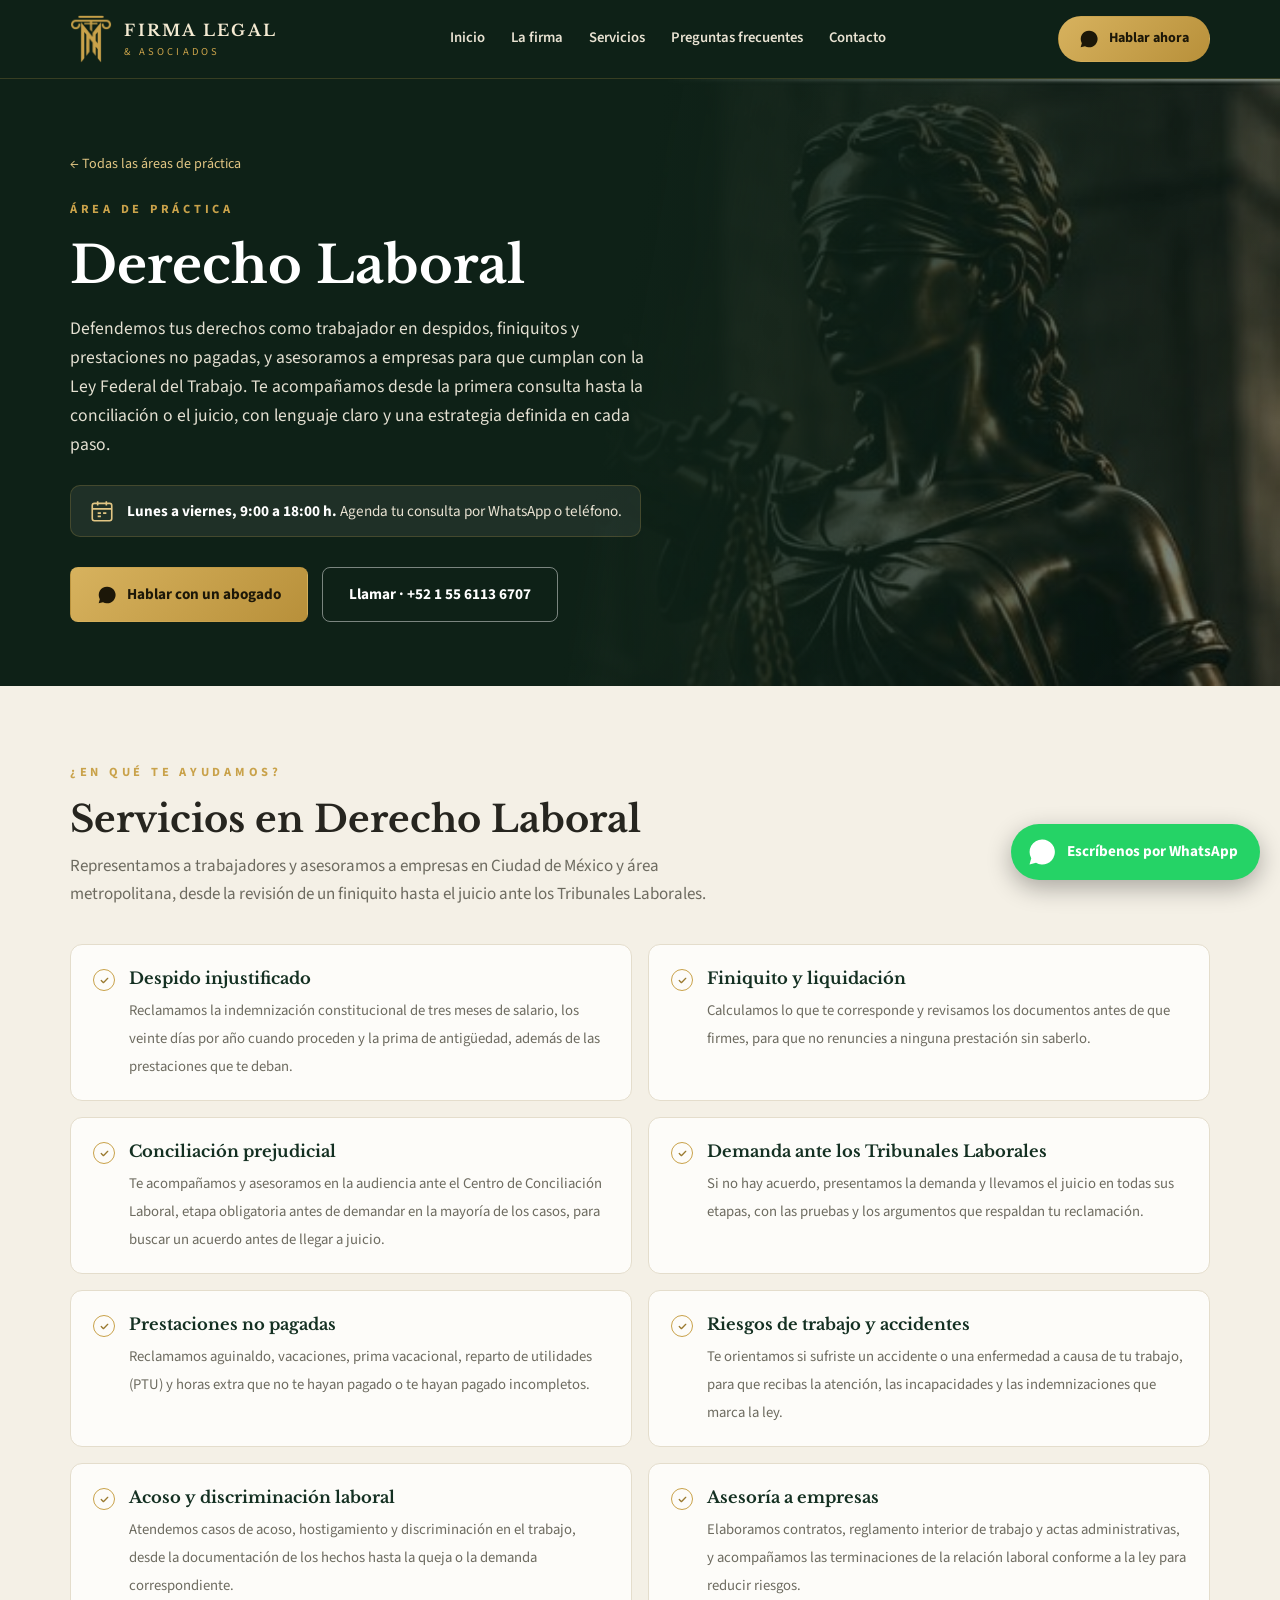
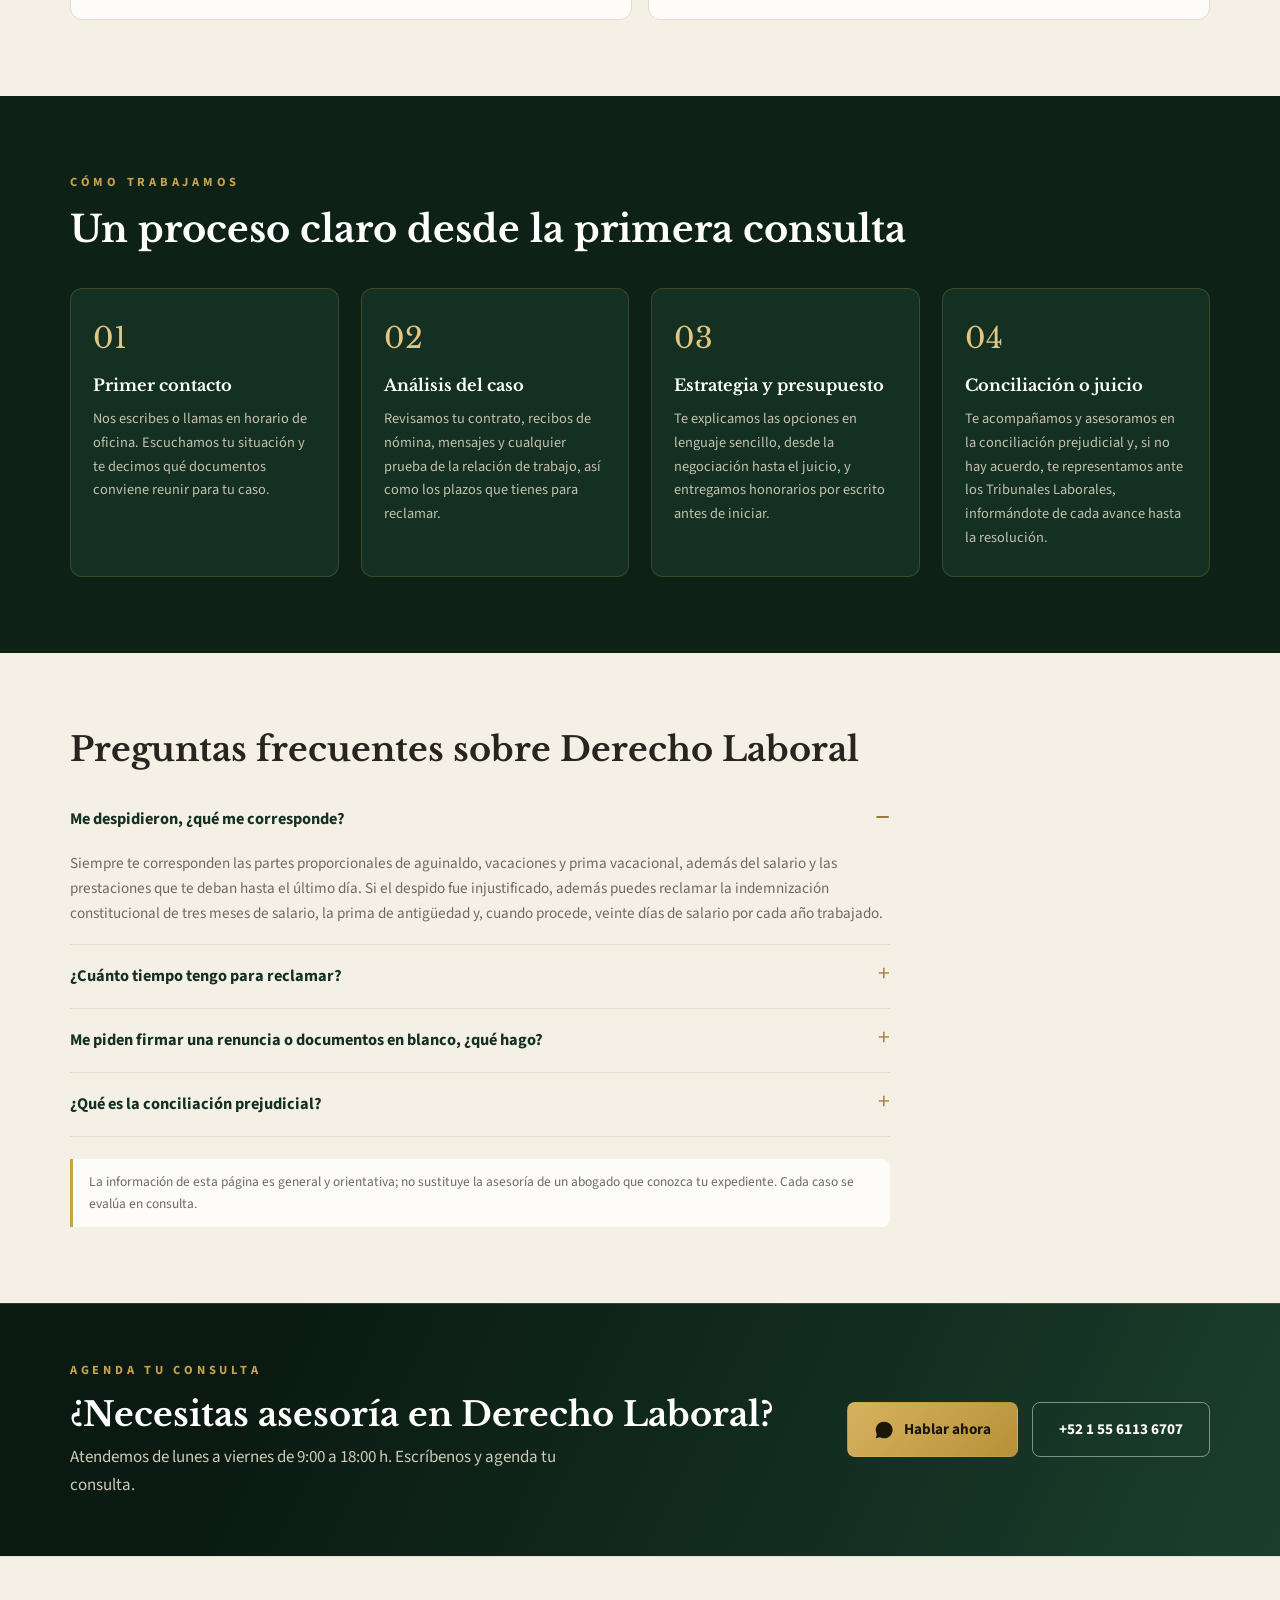
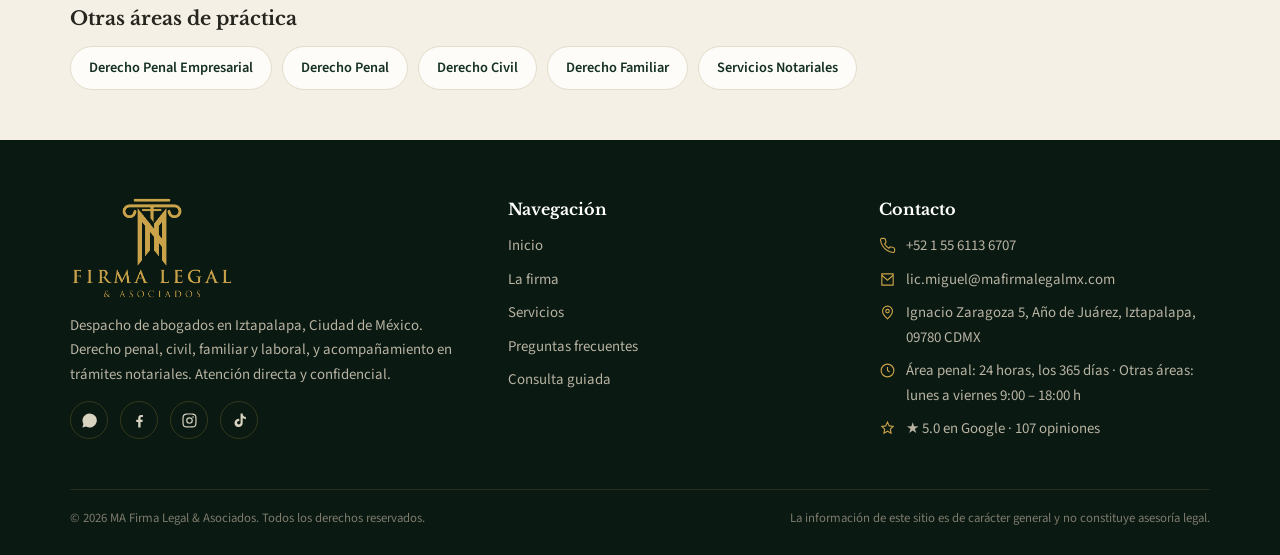
<file: laboral.html>
<!doctype html>
<html lang="es">
<head>
<meta charset="utf-8">
<meta name="viewport" content="width=device-width, initial-scale=1">
<title>Derecho Laboral | Firma Legal & Asociados</title>
<meta name="description" content="Abogados en Derecho Laboral en Ciudad de México: despido injustificado, finiquito y liquidación, conciliación prejudicial, prestaciones no pagadas y asesoría a empresas.">
<link rel="icon" type="image/png" href="assets/marca-dorada.png">
<link rel="preconnect" href="https://fonts.googleapis.com">
<link rel="preconnect" href="https://fonts.gstatic.com" crossorigin>
<link href="https://fonts.googleapis.com/css2?family=Libre+Baskerville:ital,wght@0,400;0,700;1,400&family=Source+Sans+3:wght@400;600;700&display=swap" rel="stylesheet">
<link rel="stylesheet" href="assets/area.css">
<!-- Etiqueta de Google (Google Ads AW-18554490523) -->
<script async src="https://www.googletagmanager.com/gtag/js?id=AW-18554490523"></script>
<script>
  window.dataLayer = window.dataLayer || [];
  function gtag(){dataLayer.push(arguments);}
  gtag('js', new Date());
  gtag('config', 'AW-18554490523');
</script>
<script src="assets/medicion.js" defer></script>
</head>
<body data-wa="Hola, necesito asesoría en Derecho Laboral.">

<header>
  <div class="wrap nav">
    <a href="index.html" class="brand">
      <img src="assets/marca-dorada.png" alt="Firma Legal & Asociados">
      <div>FIRMA LEGAL<small>& Asociados</small></div>
    </a>
    <nav class="menu" id="menu">
      <a href="index.html">Inicio</a>
      <a href="index.html#firma">La firma</a>
      <a href="index.html#areas">Servicios</a>
      <a href="index.html#faq">Preguntas frecuentes</a>
      <a href="index.html#contacto">Contacto</a>
    </nav>
    <a href="#" class="btn btn-oro wa-link"><svg class="ico-wa" viewBox="0 0 24 24"><path d="M17.5 14.4c-.3-.1-1.8-.9-2-1-.3-.1-.5-.1-.7.1-.2.3-.8 1-.9 1.2-.2.2-.3.2-.6.1-.3-.1-1.3-.5-2.4-1.5-.9-.8-1.5-1.8-1.7-2.1-.2-.3 0-.5.1-.6l.4-.5.3-.5v-.5c-.1-.1-.7-1.6-.9-2.2-.2-.6-.5-.5-.7-.5h-.6c-.2 0-.5.1-.8.4-.3.3-1 1-1 2.5s1.1 2.9 1.2 3.1c.1.2 2.1 3.2 5.1 4.5 2.5 1 3 .8 3.6.8.6-.1 1.8-.7 2-1.4.2-.7.2-1.3.2-1.4-.1-.2-.3-.3-.6-.4zM12 2a10 10 0 0 0-8.6 15l-1.4 5 5.2-1.4A10 10 0 1 0 12 2z"/></svg>Hablar ahora</a>
    <button class="burger" id="burger" aria-label="Menú"><span></span><span></span><span></span></button>
  </div>
</header>

<section class="area-hero">
  <div class="wrap">
    <a class="volver" href="index.html#areas">← Todas las áreas de práctica</a>
    <span class="eyebrow">Área de práctica</span>
    <h1>Derecho Laboral</h1>
    <p class="sub">Defendemos tus derechos como trabajador en despidos, finiquitos y prestaciones no pagadas, y asesoramos a empresas para que cumplan con la Ley Federal del Trabajo. Te acompañamos desde la primera consulta hasta la conciliación o el juicio, con lenguaje claro y una estrategia definida en cada paso.</p>
    <div class="horario"><svg viewBox="0 0 24 24"><rect x="3" y="5" width="18" height="16" rx="2"/><path d="M3 10h18M8 3v4M16 3v4M8 14h3M13 14h3M8 17h3"/></svg><div><b>Lunes a viernes, 9:00 a 18:00 h.</b> Agenda tu consulta por WhatsApp o teléfono.</div></div>
    <div class="ctas">
      <a href="#" class="btn btn-oro wa-link"><svg class="ico-wa" viewBox="0 0 24 24"><path d="M17.5 14.4c-.3-.1-1.8-.9-2-1-.3-.1-.5-.1-.7.1-.2.3-.8 1-.9 1.2-.2.2-.3.2-.6.1-.3-.1-1.3-.5-2.4-1.5-.9-.8-1.5-1.8-1.7-2.1-.2-.3 0-.5.1-.6l.4-.5.3-.5v-.5c-.1-.1-.7-1.6-.9-2.2-.2-.6-.5-.5-.7-.5h-.6c-.2 0-.5.1-.8.4-.3.3-1 1-1 2.5s1.1 2.9 1.2 3.1c.1.2 2.1 3.2 5.1 4.5 2.5 1 3 .8 3.6.8.6-.1 1.8-.7 2-1.4.2-.7.2-1.3.2-1.4-.1-.2-.3-.3-.6-.4zM12 2a10 10 0 0 0-8.6 15l-1.4 5 5.2-1.4A10 10 0 1 0 12 2z"/></svg>Hablar con un abogado</a>
      <a href="tel:+525561136707" class="btn btn-borde">Llamar · +52 1 55 6113 6707</a>
    </div>
  </div>
</section>

<section class="servicios">
  <div class="wrap">
    <span class="eyebrow">¿En qué te ayudamos?</span>
    <h2>Servicios en Derecho Laboral</h2>
    <p class="intro">Representamos a trabajadores y asesoramos a empresas en Ciudad de México y área metropolitana, desde la revisión de un finiquito hasta el juicio ante los Tribunales Laborales.</p>
    <ul class="lista">
      <li><b>Despido injustificado</b><span>Reclamamos la indemnización constitucional de tres meses de salario, los veinte días por año cuando proceden y la prima de antigüedad, además de las prestaciones que te deban.</span></li>
      <li><b>Finiquito y liquidación</b><span>Calculamos lo que te corresponde y revisamos los documentos antes de que firmes, para que no renuncies a ninguna prestación sin saberlo.</span></li>
      <li><b>Conciliación prejudicial</b><span>Te acompañamos y asesoramos en la audiencia ante el Centro de Conciliación Laboral, etapa obligatoria antes de demandar en la mayoría de los casos, para buscar un acuerdo antes de llegar a juicio.</span></li>
      <li><b>Demanda ante los Tribunales Laborales</b><span>Si no hay acuerdo, presentamos la demanda y llevamos el juicio en todas sus etapas, con las pruebas y los argumentos que respaldan tu reclamación.</span></li>
      <li><b>Prestaciones no pagadas</b><span>Reclamamos aguinaldo, vacaciones, prima vacacional, reparto de utilidades (PTU) y horas extra que no te hayan pagado o te hayan pagado incompletos.</span></li>
      <li><b>Riesgos de trabajo y accidentes</b><span>Te orientamos si sufriste un accidente o una enfermedad a causa de tu trabajo, para que recibas la atención, las incapacidades y las indemnizaciones que marca la ley.</span></li>
      <li><b>Acoso y discriminación laboral</b><span>Atendemos casos de acoso, hostigamiento y discriminación en el trabajo, desde la documentación de los hechos hasta la queja o la demanda correspondiente.</span></li>
      <li><b>Asesoría a empresas</b><span>Elaboramos contratos, reglamento interior de trabajo y actas administrativas, y acompañamos las terminaciones de la relación laboral conforme a la ley para reducir riesgos.</span></li>
    </ul>
  </div>
</section>

<section class="pasos">
  <div class="wrap">
    <span class="eyebrow">Cómo trabajamos</span>
    <h2>Un proceso claro desde la primera consulta</h2>
    <div class="pasos-grid">
      <div class="paso"><b>Primer contacto</b><p>Nos escribes o llamas en horario de oficina. Escuchamos tu situación y te decimos qué documentos conviene reunir para tu caso.</p></div>
      <div class="paso"><b>Análisis del caso</b><p>Revisamos tu contrato, recibos de nómina, mensajes y cualquier prueba de la relación de trabajo, así como los plazos que tienes para reclamar.</p></div>
      <div class="paso"><b>Estrategia y presupuesto</b><p>Te explicamos las opciones en lenguaje sencillo, desde la negociación hasta el juicio, y entregamos honorarios por escrito antes de iniciar.</p></div>
      <div class="paso"><b>Conciliación o juicio</b><p>Te acompañamos y asesoramos en la conciliación prejudicial y, si no hay acuerdo, te representamos ante los Tribunales Laborales, informándote de cada avance hasta la resolución.</p></div>
    </div>
  </div>
</section>

<section class="faq-area">
  <div class="wrap">
    <h2>Preguntas frecuentes sobre Derecho Laboral</h2>
    <div class="faq">
      <details open><summary>Me despidieron, ¿qué me corresponde?</summary><p>Siempre te corresponden las partes proporcionales de aguinaldo, vacaciones y prima vacacional, además del salario y las prestaciones que te deban hasta el último día. Si el despido fue injustificado, además puedes reclamar la indemnización constitucional de tres meses de salario, la prima de antigüedad y, cuando procede, veinte días de salario por cada año trabajado.</p></details>
      <details><summary>¿Cuánto tiempo tengo para reclamar?</summary><p>Para reclamar un despido injustificado, el plazo es de dos meses contados a partir del despido, conforme a la Ley Federal del Trabajo. Otras prestaciones, como aguinaldo, vacaciones, PTU u horas extra, en general pueden reclamarse dentro de un año. Presentar la solicitud de conciliación interrumpe esos plazos. Guarda tu contrato, recibos de nómina y mensajes relacionados, y contáctanos cuanto antes.</p></details>
      <details><summary>Me piden firmar una renuncia o documentos en blanco, ¿qué hago?</summary><p>No firmes nada sin asesoría. Una renuncia puede hacerte perder el derecho a la indemnización, y un documento en blanco puede llenarse después en tu contra. No estás obligado a firmar en ese momento: pide una copia de lo que te presenten y consúltanos antes de hacerlo.</p></details>
      <details><summary>¿Qué es la conciliación prejudicial?</summary><p>Es una audiencia ante el Centro de Conciliación Laboral en la que trabajador y empresa intentan llegar a un acuerdo antes de iniciar un juicio. Es una etapa obligatoria en la mayoría de los conflictos laborales (hay excepciones, por ejemplo acoso u hostigamiento sexual o discriminación por embarazo, sexo, orientación sexual, religión u origen étnico). Debes acudir personalmente; nosotros te acompañamos y asesoramos durante la audiencia. Si hay acuerdo, se firma un convenio con validez legal; si no lo hay, se emite la constancia que permite presentar la demanda ante los Tribunales Laborales.</p></details>
    </div>
    <p class="aviso">La información de esta página es general y orientativa; no sustituye la asesoría de un abogado que conozca tu expediente. Cada caso se evalúa en consulta.</p>
  </div>
</section>

<div class="cta-final">
  <div class="wrap">
    <div>
      <span class="eyebrow">Agenda tu consulta</span>
      <h2>¿Necesitas asesoría en Derecho Laboral?</h2>
      <p>Atendemos de lunes a viernes de 9:00 a 18:00 h. Escríbenos y agenda tu consulta.</p>
    </div>
    <div class="ctas">
      <a href="#" class="btn btn-oro wa-link"><svg class="ico-wa" viewBox="0 0 24 24"><path d="M17.5 14.4c-.3-.1-1.8-.9-2-1-.3-.1-.5-.1-.7.1-.2.3-.8 1-.9 1.2-.2.2-.3.2-.6.1-.3-.1-1.3-.5-2.4-1.5-.9-.8-1.5-1.8-1.7-2.1-.2-.3 0-.5.1-.6l.4-.5.3-.5v-.5c-.1-.1-.7-1.6-.9-2.2-.2-.6-.5-.5-.7-.5h-.6c-.2 0-.5.1-.8.4-.3.3-1 1-1 2.5s1.1 2.9 1.2 3.1c.1.2 2.1 3.2 5.1 4.5 2.5 1 3 .8 3.6.8.6-.1 1.8-.7 2-1.4.2-.7.2-1.3.2-1.4-.1-.2-.3-.3-.6-.4zM12 2a10 10 0 0 0-8.6 15l-1.4 5 5.2-1.4A10 10 0 1 0 12 2z"/></svg>Hablar ahora</a>
      <a href="tel:+525561136707" class="btn btn-borde">+52 1 55 6113 6707</a>
    </div>
  </div>
</div>

<div class="otras">
  <div class="wrap">
    <h3>Otras áreas de práctica</h3>
    <div class="otras-grid">
      <a href="empresarial.html">Derecho Penal Empresarial</a>
      <a href="penal.html">Derecho Penal</a>
      <a href="civil.html">Derecho Civil</a>
      <a href="familiar.html">Derecho Familiar</a>
      <a href="notarial.html">Servicios Notariales</a>
    </div>
  </div>
</div>

<footer>
  <div class="wrap">
    <div class="foot">
      <div>
        <img src="assets/logo-firma-dorado.png" alt="Firma Legal & Asociados">
        <p>Despacho de abogados en Iztapalapa, Ciudad de México. Derecho penal, civil, familiar y laboral, y acompañamiento en trámites notariales. Atención directa y confidencial.</p>
        <div class="redes">
          <a href="#" class="wa-link" aria-label="WhatsApp"><svg viewBox="0 0 24 24"><path d="M17.5 14.4c-.3-.1-1.8-.9-2-1-.3-.1-.5-.1-.7.1-.2.3-.8 1-.9 1.2-.2.2-.3.2-.6.1-.3-.1-1.3-.5-2.4-1.5-.9-.8-1.5-1.8-1.7-2.1-.2-.3 0-.5.1-.6l.4-.5.3-.5v-.5c-.1-.1-.7-1.6-.9-2.2-.2-.6-.5-.5-.7-.5h-.6c-.2 0-.5.1-.8.4-.3.3-1 1-1 2.5s1.1 2.9 1.2 3.1c.1.2 2.1 3.2 5.1 4.5 2.5 1 3 .8 3.6.8.6-.1 1.8-.7 2-1.4.2-.7.2-1.3.2-1.4-.1-.2-.3-.3-.6-.4zM12 2a10 10 0 0 0-8.6 15l-1.4 5 5.2-1.4A10 10 0 1 0 12 2z"/></svg></a>
          <a href="https://www.facebook.com/profile.php?id=61589530694925&amp;sk=reels_tab" target="_blank" rel="noopener" aria-label="Facebook"><svg viewBox="0 0 24 24"><path d="M13.5 22v-8h2.7l.4-3.2h-3.1V8.8c0-.9.3-1.6 1.6-1.6h1.7V4.4c-.3 0-1.3-.1-2.5-.1-2.5 0-4.1 1.5-4.1 4.2v2.3H7.4V14h2.8v8z"/></svg></a>
          <a href="https://www.instagram.com/mafirmalegal2025" target="_blank" rel="noopener" aria-label="Instagram"><svg viewBox="0 0 24 24"><path d="M12 7.3a4.7 4.7 0 1 0 0 9.4 4.7 4.7 0 0 0 0-9.4zm0 7.7a3 3 0 1 1 0-6 3 3 0 0 1 0 6zm5-8.9a1.1 1.1 0 1 0 0 2.2 1.1 1.1 0 0 0 0-2.2zM12 3.7c2.7 0 3 0 4.1.1 2.7.1 4 1.4 4.1 4.1.1 1.1.1 1.4.1 4.1s0 3-.1 4.1c-.1 2.7-1.4 4-4.1 4.1-1.1.1-1.4.1-4.1.1s-3 0-4.1-.1c-2.7-.1-4-1.4-4.1-4.1-.1-1.1-.1-1.4-.1-4.1s0-3 .1-4.1c.1-2.7 1.4-4 4.1-4.1 1.1-.1 1.4-.1 4.1-.1zM12 2C9.3 2 8.9 2 7.9 2.1 4.2 2.2 2.2 4.2 2.1 7.9 2 8.9 2 9.3 2 12s0 3.1.1 4.1c.1 3.7 2.1 5.7 5.8 5.8 1 .1 1.4.1 4.1.1s3.1 0 4.1-.1c3.7-.1 5.7-2.1 5.8-5.8.1-1 .1-1.4.1-4.1s0-3.1-.1-4.1c-.1-3.7-2.1-5.7-5.8-5.8C15.1 2 14.7 2 12 2z"/></svg></a><a href="https://www.tiktok.com/@ma_firmalegal" target="_blank" rel="noopener" aria-label="TikTok"><svg viewBox="0 0 24 24"><path d="M16.5 2h-3v13.3a2.5 2.5 0 1 1-2.5-2.5c.3 0 .5 0 .7.1V9.8a5.8 5.8 0 1 0 4.8 5.7V8.6a7.3 7.3 0 0 0 4.5 1.5V7a4.5 4.5 0 0 1-4.5-5z"/></svg></a>
        </div>
      </div>
      <div>
        <h4>Navegación</h4>
        <ul>
          <li><a href="index.html">Inicio</a></li>
          <li><a href="index.html#firma">La firma</a></li>
          <li><a href="index.html#areas">Servicios</a></li>
          <li><a href="index.html#faq">Preguntas frecuentes</a></li>
          <li><a href="consulta.html">Consulta guiada</a></li>
        </ul>
      </div>
      <div>
        <h4>Contacto</h4>
        <ul>
          <li><svg viewBox="0 0 24 24"><path d="M22 16.9v3a2 2 0 0 1-2.2 2 19.8 19.8 0 0 1-8.6-3.1 19.5 19.5 0 0 1-6-6A19.8 19.8 0 0 1 2.1 4.2 2 2 0 0 1 4.1 2h3a2 2 0 0 1 2 1.7c.1.9.4 1.8.7 2.7a2 2 0 0 1-.5 2.1L8 9.8a16 16 0 0 0 6 6l1.3-1.3a2 2 0 0 1 2.1-.4c.9.3 1.8.6 2.7.7a2 2 0 0 1 1.7 2z"/></svg><a href="tel:+525561136707">+52 1 55 6113 6707</a></li>
          <li><svg viewBox="0 0 24 24"><path d="M4 4h16v16H4z"/><path d="m4 6 8 7 8-7"/></svg><a href="mailto:lic.miguel@mafirmalegalmx.com">lic.miguel@mafirmalegalmx.com</a></li>
          <li><svg viewBox="0 0 24 24"><path d="M12 21s-7-6.2-7-11a7 7 0 0 1 14 0c0 4.8-7 11-7 11z"/><circle cx="12" cy="10" r="2.5"/></svg><a href="https://maps.google.com/?cid=937065001526612628" target="_blank" rel="noopener">Ignacio Zaragoza 5, Año de Juárez, Iztapalapa, 09780 CDMX</a></li>
          <li><svg viewBox="0 0 24 24"><circle cx="12" cy="12" r="9"/><path d="M12 7v5l3 2"/></svg><span>Área penal: 24 horas, los 365 días · Otras áreas: lunes a viernes 9:00 – 18:00 h</span></li>
          <li><svg viewBox="0 0 24 24"><path d="m12 3 2.5 5.3 5.5.7-4 4 1 5.7-5-2.8-5 2.8 1-5.7-4-4 5.5-.7z"/></svg><a href="https://search.google.com/local/reviews?placeid=ChIJ9wo1tlkDzoURlNJxc6cfAQ0" target="_blank" rel="noopener">★ 5.0 en Google · 107 opiniones</a></li>
        </ul>
      </div>
    </div>
    <div class="copy">
      <span>© <span id="y"></span> MA Firma Legal & Asociados. Todos los derechos reservados.</span>
      <span>La información de este sitio es de carácter general y no constituye asesoría legal.</span>
    </div>
  </div>
</footer>

<a class="wa-float wa-link" href="#" aria-label="WhatsApp">
  <svg viewBox="0 0 24 24"><path d="M17.5 14.4c-.3-.1-1.8-.9-2-1-.3-.1-.5-.1-.7.1-.2.3-.8 1-.9 1.2-.2.2-.3.2-.6.1-.3-.1-1.3-.5-2.4-1.5-.9-.8-1.5-1.8-1.7-2.1-.2-.3 0-.5.1-.6l.4-.5.3-.5v-.5c-.1-.1-.7-1.6-.9-2.2-.2-.6-.5-.5-.7-.5h-.6c-.2 0-.5.1-.8.4-.3.3-1 1-1 2.5s1.1 2.9 1.2 3.1c.1.2 2.1 3.2 5.1 4.5 2.5 1 3 .8 3.6.8.6-.1 1.8-.7 2-1.4.2-.7.2-1.3.2-1.4-.1-.2-.3-.3-.6-.4zM12 2a10 10 0 0 0-8.6 15l-1.4 5 5.2-1.4A10 10 0 1 0 12 2z"/></svg><span class="wa-txt">Escríbenos por WhatsApp</span>
</a>

<script>
  const WHATSAPP = '5215561136707';
  const mensaje = document.body.dataset.wa || 'Hola, necesito asesoría legal.';
  document.querySelectorAll('.wa-link').forEach(a => a.href = 'https://wa.me/' + WHATSAPP + '?text=' + encodeURIComponent(mensaje));
  document.getElementById('y').textContent = new Date().getFullYear();
  const menu = document.getElementById('menu');
  document.getElementById('burger').onclick = () => menu.classList.toggle('open');
</script>
</body>
</html>
</file>
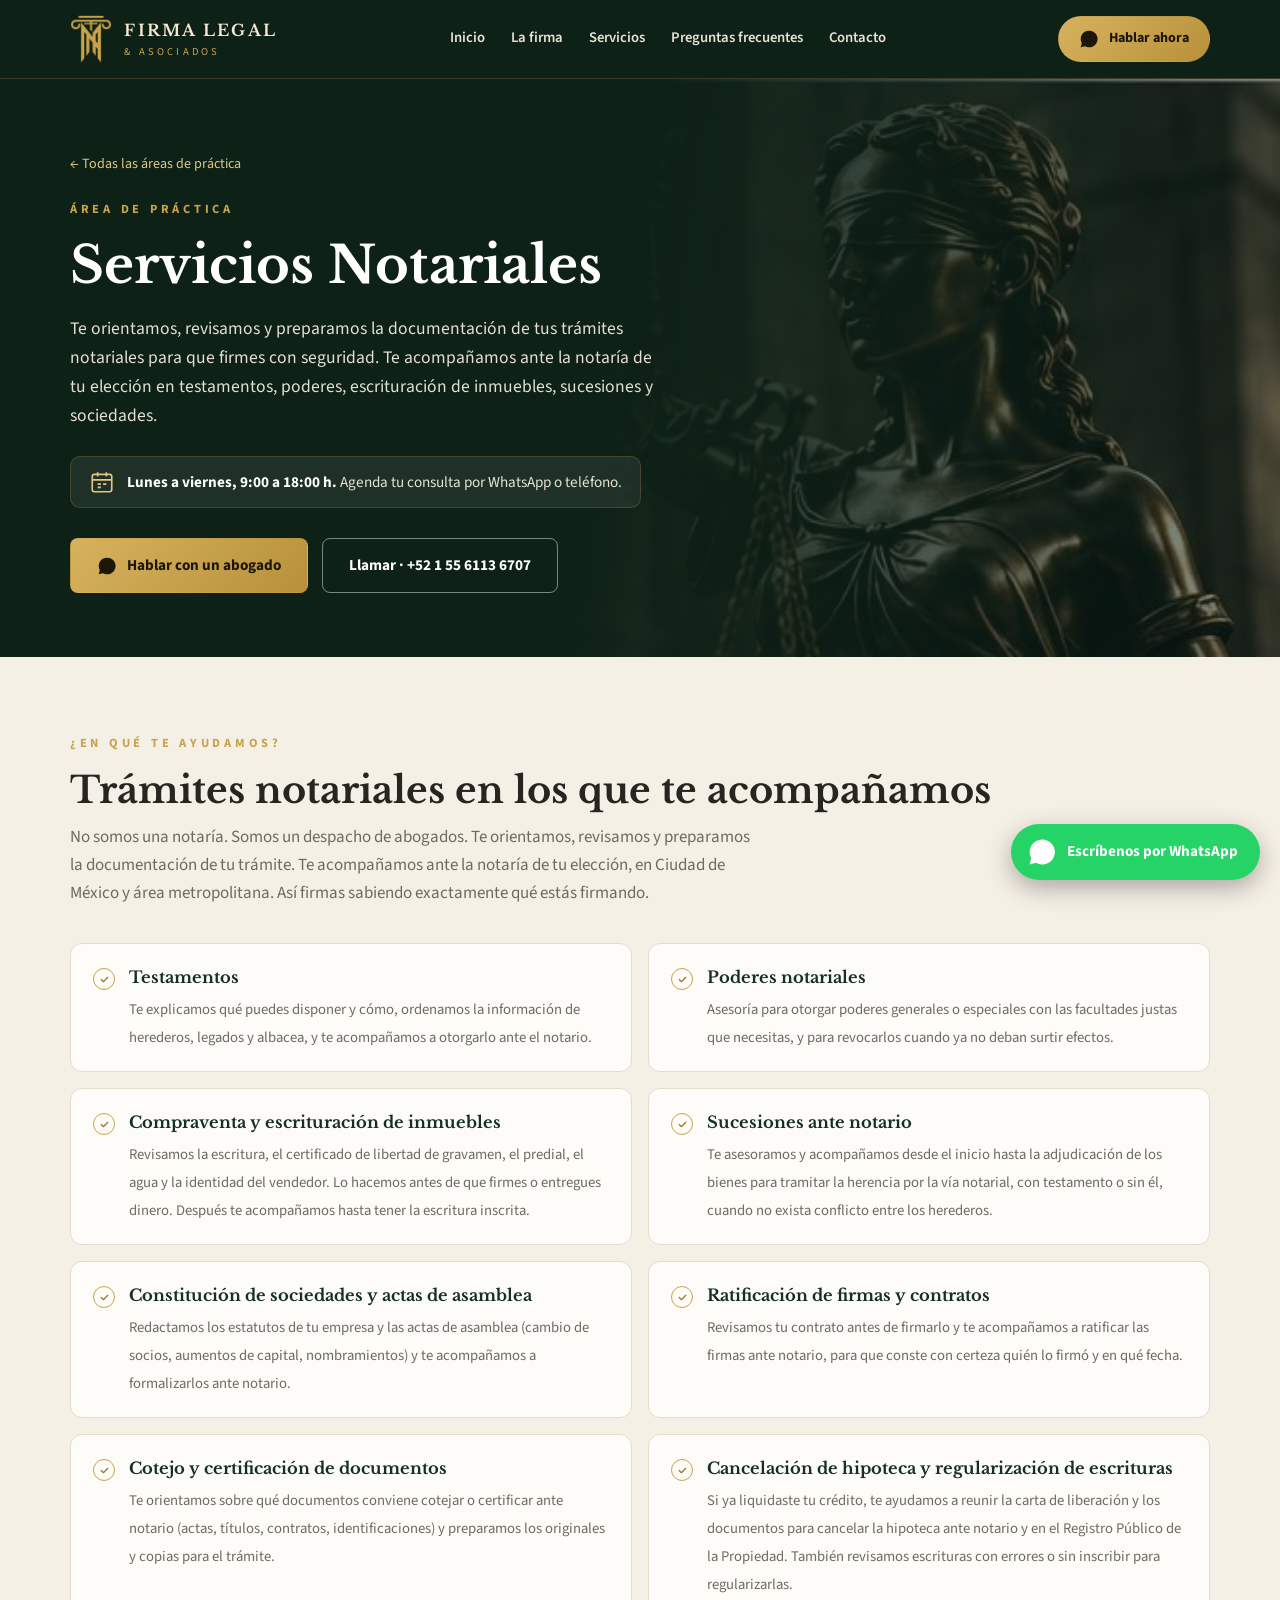
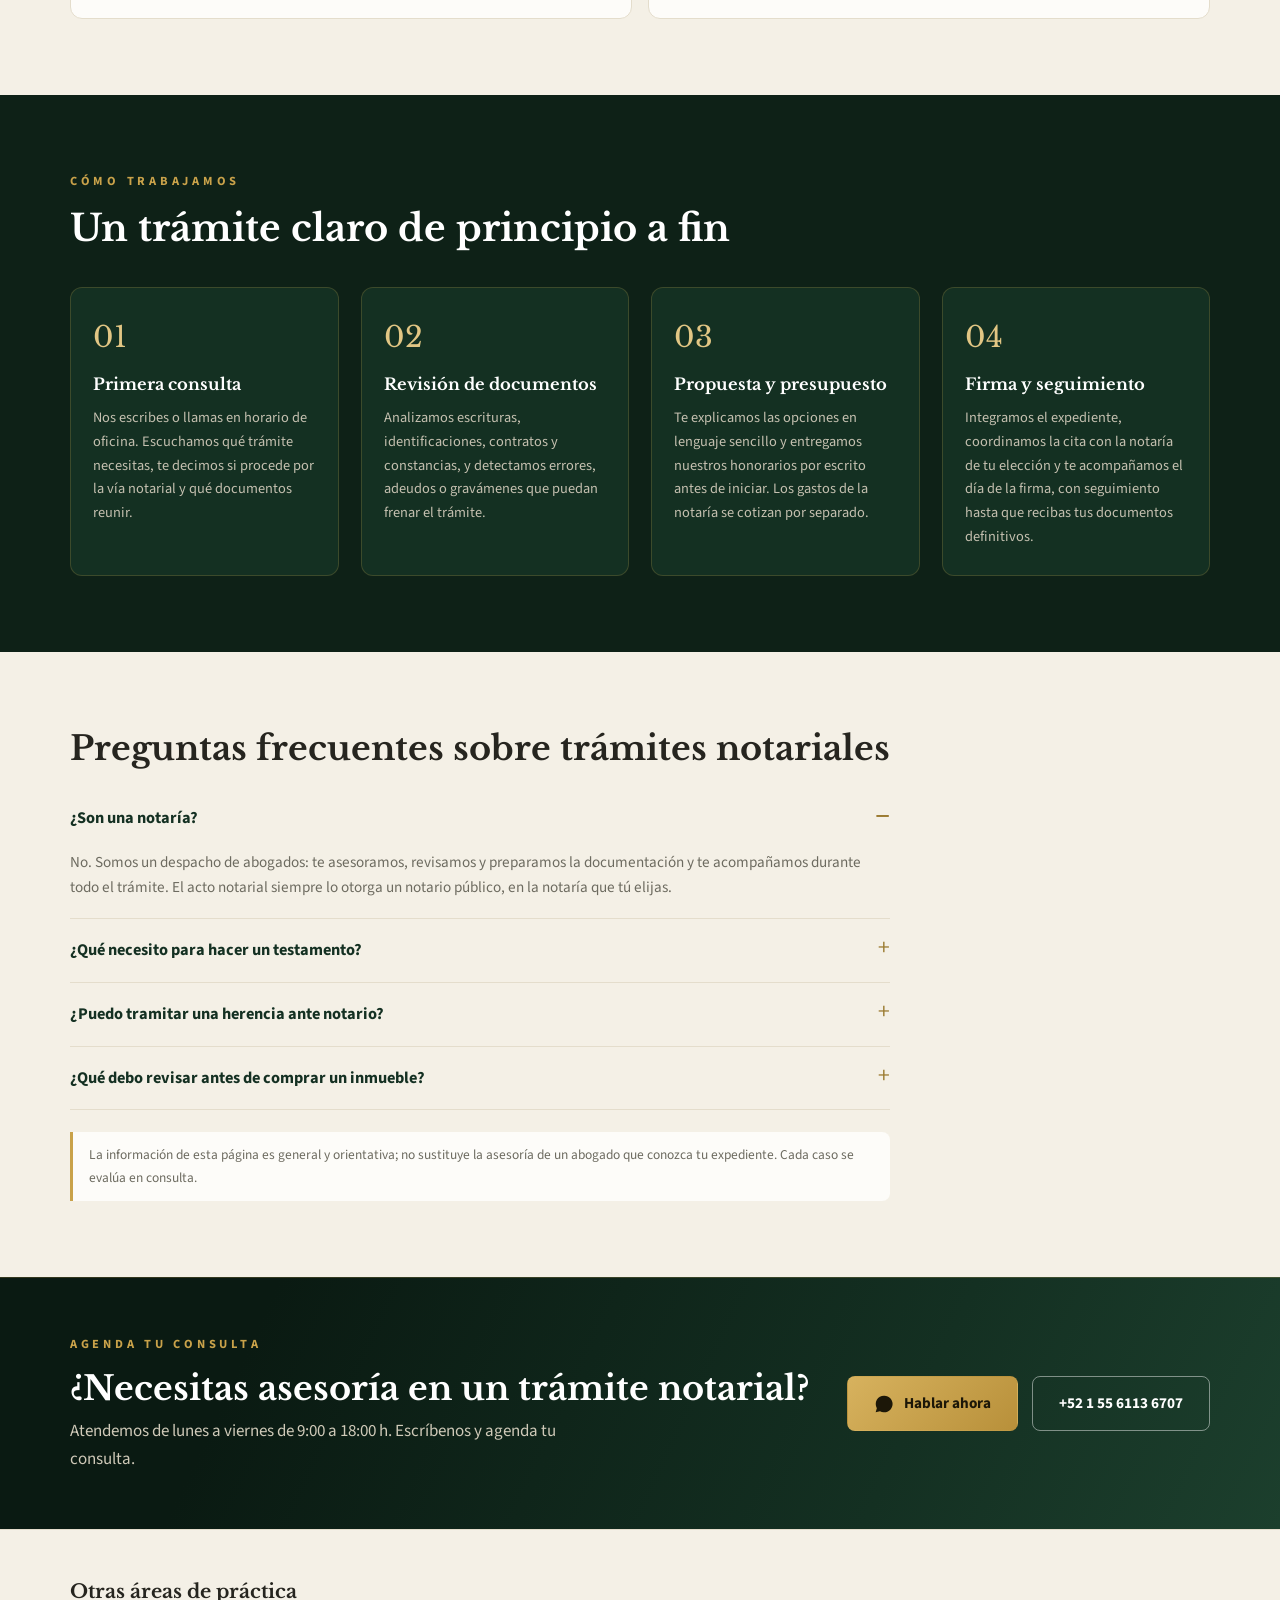
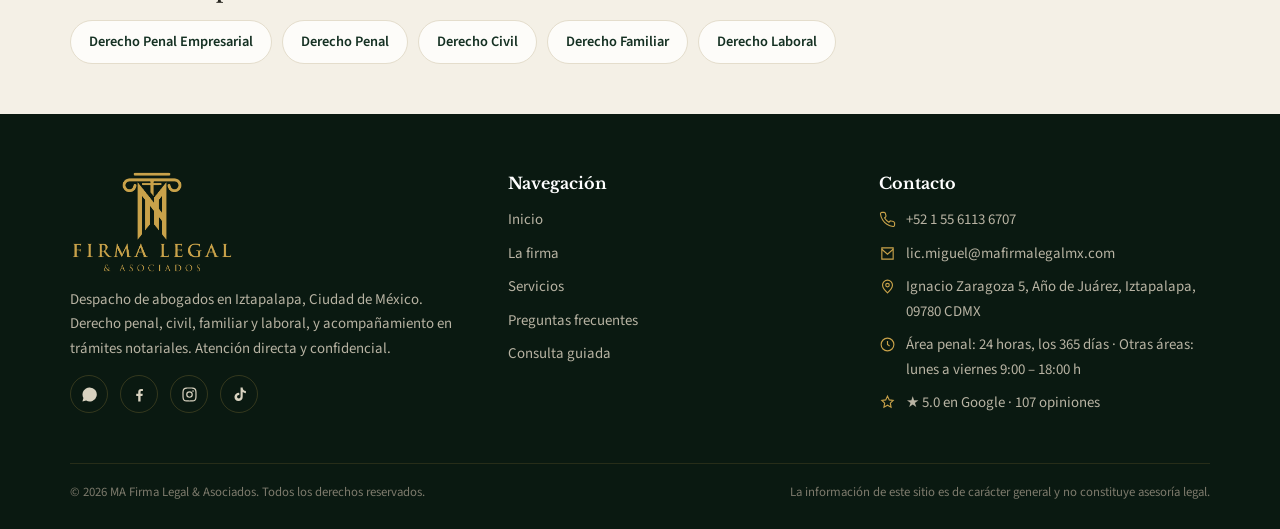
<file: notarial.html>
<!doctype html>
<html lang="es">
<head>
<meta charset="utf-8">
<meta name="viewport" content="width=device-width, initial-scale=1">
<title>Servicios Notariales | Firma Legal & Asociados</title>
<meta name="description" content="Asesoría y acompañamiento legal en trámites notariales en Ciudad de México: testamentos, poderes, escrituración de inmuebles, sucesiones ante notario, sociedades y certificación de documentos.">
<link rel="icon" type="image/png" href="assets/marca-dorada.png">
<link rel="preconnect" href="https://fonts.googleapis.com">
<link rel="preconnect" href="https://fonts.gstatic.com" crossorigin>
<link href="https://fonts.googleapis.com/css2?family=Libre+Baskerville:ital,wght@0,400;0,700;1,400&family=Source+Sans+3:wght@400;600;700&display=swap" rel="stylesheet">
<link rel="stylesheet" href="assets/area.css">
<!-- Etiqueta de Google (Google Ads AW-18554490523) -->
<script async src="https://www.googletagmanager.com/gtag/js?id=AW-18554490523"></script>
<script>
  window.dataLayer = window.dataLayer || [];
  function gtag(){dataLayer.push(arguments);}
  gtag('js', new Date());
  gtag('config', 'AW-18554490523');
</script>
<script src="assets/medicion.js" defer></script>
</head>
<body data-wa="Hola, necesito asesoría para un trámite notarial.">

<header>
  <div class="wrap nav">
    <a href="index.html" class="brand">
      <img src="assets/marca-dorada.png" alt="Firma Legal & Asociados">
      <div>FIRMA LEGAL<small>& Asociados</small></div>
    </a>
    <nav class="menu" id="menu">
      <a href="index.html">Inicio</a>
      <a href="index.html#firma">La firma</a>
      <a href="index.html#areas">Servicios</a>
      <a href="index.html#faq">Preguntas frecuentes</a>
      <a href="index.html#contacto">Contacto</a>
    </nav>
    <a href="#" class="btn btn-oro wa-link"><svg class="ico-wa" viewBox="0 0 24 24"><path d="M17.5 14.4c-.3-.1-1.8-.9-2-1-.3-.1-.5-.1-.7.1-.2.3-.8 1-.9 1.2-.2.2-.3.2-.6.1-.3-.1-1.3-.5-2.4-1.5-.9-.8-1.5-1.8-1.7-2.1-.2-.3 0-.5.1-.6l.4-.5.3-.5v-.5c-.1-.1-.7-1.6-.9-2.2-.2-.6-.5-.5-.7-.5h-.6c-.2 0-.5.1-.8.4-.3.3-1 1-1 2.5s1.1 2.9 1.2 3.1c.1.2 2.1 3.2 5.1 4.5 2.5 1 3 .8 3.6.8.6-.1 1.8-.7 2-1.4.2-.7.2-1.3.2-1.4-.1-.2-.3-.3-.6-.4zM12 2a10 10 0 0 0-8.6 15l-1.4 5 5.2-1.4A10 10 0 1 0 12 2z"/></svg>Hablar ahora</a>
    <button class="burger" id="burger" aria-label="Menú"><span></span><span></span><span></span></button>
  </div>
</header>

<section class="area-hero">
  <div class="wrap">
    <a class="volver" href="index.html#areas">← Todas las áreas de práctica</a>
    <span class="eyebrow">Área de práctica</span>
    <h1>Servicios Notariales</h1>
    <p class="sub">Te orientamos, revisamos y preparamos la documentación de tus trámites notariales para que firmes con seguridad. Te acompañamos ante la notaría de tu elección en testamentos, poderes, escrituración de inmuebles, sucesiones y sociedades.</p>
    <div class="horario"><svg viewBox="0 0 24 24"><rect x="3" y="5" width="18" height="16" rx="2"/><path d="M3 10h18M8 3v4M16 3v4M8 14h3M13 14h3M8 17h3"/></svg><div><b>Lunes a viernes, 9:00 a 18:00 h.</b> Agenda tu consulta por WhatsApp o teléfono.</div></div>
    <div class="ctas">
      <a href="#" class="btn btn-oro wa-link"><svg class="ico-wa" viewBox="0 0 24 24"><path d="M17.5 14.4c-.3-.1-1.8-.9-2-1-.3-.1-.5-.1-.7.1-.2.3-.8 1-.9 1.2-.2.2-.3.2-.6.1-.3-.1-1.3-.5-2.4-1.5-.9-.8-1.5-1.8-1.7-2.1-.2-.3 0-.5.1-.6l.4-.5.3-.5v-.5c-.1-.1-.7-1.6-.9-2.2-.2-.6-.5-.5-.7-.5h-.6c-.2 0-.5.1-.8.4-.3.3-1 1-1 2.5s1.1 2.9 1.2 3.1c.1.2 2.1 3.2 5.1 4.5 2.5 1 3 .8 3.6.8.6-.1 1.8-.7 2-1.4.2-.7.2-1.3.2-1.4-.1-.2-.3-.3-.6-.4zM12 2a10 10 0 0 0-8.6 15l-1.4 5 5.2-1.4A10 10 0 1 0 12 2z"/></svg>Hablar con un abogado</a>
      <a href="tel:+525561136707" class="btn btn-borde">Llamar · +52 1 55 6113 6707</a>
    </div>
  </div>
</section>

<section class="servicios">
  <div class="wrap">
    <span class="eyebrow">¿En qué te ayudamos?</span>
    <h2>Trámites notariales en los que te acompañamos</h2>
    <p class="intro">No somos una notaría. Somos un despacho de abogados. Te orientamos, revisamos y preparamos la documentación de tu trámite. Te acompañamos ante la notaría de tu elección, en Ciudad de México y área metropolitana. Así firmas sabiendo exactamente qué estás firmando.</p>
    <ul class="lista">
      <li><b>Testamentos</b><span>Te explicamos qué puedes disponer y cómo, ordenamos la información de herederos, legados y albacea, y te acompañamos a otorgarlo ante el notario.</span></li>
      <li><b>Poderes notariales</b><span>Asesoría para otorgar poderes generales o especiales con las facultades justas que necesitas, y para revocarlos cuando ya no deban surtir efectos.</span></li>
      <li><b>Compraventa y escrituración de inmuebles</b><span>Revisamos la escritura, el certificado de libertad de gravamen, el predial, el agua y la identidad del vendedor. Lo hacemos antes de que firmes o entregues dinero. Después te acompañamos hasta tener la escritura inscrita.</span></li>
      <li><b>Sucesiones ante notario</b><span>Te asesoramos y acompañamos desde el inicio hasta la adjudicación de los bienes para tramitar la herencia por la vía notarial, con testamento o sin él, cuando no exista conflicto entre los herederos.</span></li>
      <li><b>Constitución de sociedades y actas de asamblea</b><span>Redactamos los estatutos de tu empresa y las actas de asamblea (cambio de socios, aumentos de capital, nombramientos) y te acompañamos a formalizarlos ante notario.</span></li>
      <li><b>Ratificación de firmas y contratos</b><span>Revisamos tu contrato antes de firmarlo y te acompañamos a ratificar las firmas ante notario, para que conste con certeza quién lo firmó y en qué fecha.</span></li>
      <li><b>Cotejo y certificación de documentos</b><span>Te orientamos sobre qué documentos conviene cotejar o certificar ante notario (actas, títulos, contratos, identificaciones) y preparamos los originales y copias para el trámite.</span></li>
      <li><b>Cancelación de hipoteca y regularización de escrituras</b><span>Si ya liquidaste tu crédito, te ayudamos a reunir la carta de liberación y los documentos para cancelar la hipoteca ante notario y en el Registro Público de la Propiedad. También revisamos escrituras con errores o sin inscribir para regularizarlas.</span></li>
    </ul>
  </div>
</section>

<section class="pasos">
  <div class="wrap">
    <span class="eyebrow">Cómo trabajamos</span>
    <h2>Un trámite claro de principio a fin</h2>
    <div class="pasos-grid">
      <div class="paso"><b>Primera consulta</b><p>Nos escribes o llamas en horario de oficina. Escuchamos qué trámite necesitas, te decimos si procede por la vía notarial y qué documentos reunir.</p></div>
      <div class="paso"><b>Revisión de documentos</b><p>Analizamos escrituras, identificaciones, contratos y constancias, y detectamos errores, adeudos o gravámenes que puedan frenar el trámite.</p></div>
      <div class="paso"><b>Propuesta y presupuesto</b><p>Te explicamos las opciones en lenguaje sencillo y entregamos nuestros honorarios por escrito antes de iniciar. Los gastos de la notaría se cotizan por separado.</p></div>
      <div class="paso"><b>Firma y seguimiento</b><p>Integramos el expediente, coordinamos la cita con la notaría de tu elección y te acompañamos el día de la firma, con seguimiento hasta que recibas tus documentos definitivos.</p></div>
    </div>
  </div>
</section>

<section class="faq-area">
  <div class="wrap">
    <h2>Preguntas frecuentes sobre trámites notariales</h2>
    <div class="faq">
      <details open><summary>¿Son una notaría?</summary><p>No. Somos un despacho de abogados: te asesoramos, revisamos y preparamos la documentación y te acompañamos durante todo el trámite. El acto notarial siempre lo otorga un notario público, en la notaría que tú elijas.</p></details>
      <details><summary>¿Qué necesito para hacer un testamento?</summary><p>Tu identificación oficial vigente, los datos de las personas que quieres nombrar herederas y de quien será albacea, y una relación de tus bienes. Nosotros te ayudamos a ordenar esa información y a decidir cómo disponer de tu patrimonio; el notario es quien lo formaliza.</p></details>
      <details><summary>¿Puedo tramitar una herencia ante notario?</summary><p>Sí. Con testamento, o sin él cuando todos los herederos están de acuerdo, la herencia puede tramitarse ante notario. Suele ser más rápido que un juicio. Por regla general, si hay herederos menores de edad o personas con incapacidad, desacuerdo entre herederos o impugnación, el trámite se lleva ante un juez. Cada caso se valora en consulta y, si procede la vía judicial, te orientamos.</p></details>
      <details><summary>¿Qué debo revisar antes de comprar un inmueble?</summary><p>Como mínimo: que la escritura esté a nombre de quien te vende y debidamente inscrita, que el certificado de libertad de gravamen no reporte hipotecas ni embargos, que el predial y el agua estén al corriente, y que la identificación del vendedor coincida con la escritura. Nosotros revisamos todo esto antes de que entregues dinero o firmes.</p></details>
    </div>
    <p class="aviso">La información de esta página es general y orientativa; no sustituye la asesoría de un abogado que conozca tu expediente. Cada caso se evalúa en consulta.</p>
  </div>
</section>

<div class="cta-final">
  <div class="wrap">
    <div>
      <span class="eyebrow">Agenda tu consulta</span>
      <h2>¿Necesitas asesoría en un trámite notarial?</h2>
      <p>Atendemos de lunes a viernes de 9:00 a 18:00 h. Escríbenos y agenda tu consulta.</p>
    </div>
    <div class="ctas">
      <a href="#" class="btn btn-oro wa-link"><svg class="ico-wa" viewBox="0 0 24 24"><path d="M17.5 14.4c-.3-.1-1.8-.9-2-1-.3-.1-.5-.1-.7.1-.2.3-.8 1-.9 1.2-.2.2-.3.2-.6.1-.3-.1-1.3-.5-2.4-1.5-.9-.8-1.5-1.8-1.7-2.1-.2-.3 0-.5.1-.6l.4-.5.3-.5v-.5c-.1-.1-.7-1.6-.9-2.2-.2-.6-.5-.5-.7-.5h-.6c-.2 0-.5.1-.8.4-.3.3-1 1-1 2.5s1.1 2.9 1.2 3.1c.1.2 2.1 3.2 5.1 4.5 2.5 1 3 .8 3.6.8.6-.1 1.8-.7 2-1.4.2-.7.2-1.3.2-1.4-.1-.2-.3-.3-.6-.4zM12 2a10 10 0 0 0-8.6 15l-1.4 5 5.2-1.4A10 10 0 1 0 12 2z"/></svg>Hablar ahora</a>
      <a href="tel:+525561136707" class="btn btn-borde">+52 1 55 6113 6707</a>
    </div>
  </div>
</div>

<div class="otras">
  <div class="wrap">
    <h3>Otras áreas de práctica</h3>
    <div class="otras-grid">
      <a href="empresarial.html">Derecho Penal Empresarial</a>
      <a href="penal.html">Derecho Penal</a>
      <a href="civil.html">Derecho Civil</a>
      <a href="familiar.html">Derecho Familiar</a>
      <a href="laboral.html">Derecho Laboral</a>
    </div>
  </div>
</div>

<footer>
  <div class="wrap">
    <div class="foot">
      <div>
        <img src="assets/logo-firma-dorado.png" alt="Firma Legal & Asociados">
        <p>Despacho de abogados en Iztapalapa, Ciudad de México. Derecho penal, civil, familiar y laboral, y acompañamiento en trámites notariales. Atención directa y confidencial.</p>
        <div class="redes">
          <a href="#" class="wa-link" aria-label="WhatsApp"><svg viewBox="0 0 24 24"><path d="M17.5 14.4c-.3-.1-1.8-.9-2-1-.3-.1-.5-.1-.7.1-.2.3-.8 1-.9 1.2-.2.2-.3.2-.6.1-.3-.1-1.3-.5-2.4-1.5-.9-.8-1.5-1.8-1.7-2.1-.2-.3 0-.5.1-.6l.4-.5.3-.5v-.5c-.1-.1-.7-1.6-.9-2.2-.2-.6-.5-.5-.7-.5h-.6c-.2 0-.5.1-.8.4-.3.3-1 1-1 2.5s1.1 2.9 1.2 3.1c.1.2 2.1 3.2 5.1 4.5 2.5 1 3 .8 3.6.8.6-.1 1.8-.7 2-1.4.2-.7.2-1.3.2-1.4-.1-.2-.3-.3-.6-.4zM12 2a10 10 0 0 0-8.6 15l-1.4 5 5.2-1.4A10 10 0 1 0 12 2z"/></svg></a>
          <a href="https://www.facebook.com/profile.php?id=61589530694925&amp;sk=reels_tab" target="_blank" rel="noopener" aria-label="Facebook"><svg viewBox="0 0 24 24"><path d="M13.5 22v-8h2.7l.4-3.2h-3.1V8.8c0-.9.3-1.6 1.6-1.6h1.7V4.4c-.3 0-1.3-.1-2.5-.1-2.5 0-4.1 1.5-4.1 4.2v2.3H7.4V14h2.8v8z"/></svg></a>
          <a href="https://www.instagram.com/mafirmalegal2025" target="_blank" rel="noopener" aria-label="Instagram"><svg viewBox="0 0 24 24"><path d="M12 7.3a4.7 4.7 0 1 0 0 9.4 4.7 4.7 0 0 0 0-9.4zm0 7.7a3 3 0 1 1 0-6 3 3 0 0 1 0 6zm5-8.9a1.1 1.1 0 1 0 0 2.2 1.1 1.1 0 0 0 0-2.2zM12 3.7c2.7 0 3 0 4.1.1 2.7.1 4 1.4 4.1 4.1.1 1.1.1 1.4.1 4.1s0 3-.1 4.1c-.1 2.7-1.4 4-4.1 4.1-1.1.1-1.4.1-4.1.1s-3 0-4.1-.1c-2.7-.1-4-1.4-4.1-4.1-.1-1.1-.1-1.4-.1-4.1s0-3 .1-4.1c.1-2.7 1.4-4 4.1-4.1 1.1-.1 1.4-.1 4.1-.1zM12 2C9.3 2 8.9 2 7.9 2.1 4.2 2.2 2.2 4.2 2.1 7.9 2 8.9 2 9.3 2 12s0 3.1.1 4.1c.1 3.7 2.1 5.7 5.8 5.8 1 .1 1.4.1 4.1.1s3.1 0 4.1-.1c3.7-.1 5.7-2.1 5.8-5.8.1-1 .1-1.4.1-4.1s0-3.1-.1-4.1c-.1-3.7-2.1-5.7-5.8-5.8C15.1 2 14.7 2 12 2z"/></svg></a><a href="https://www.tiktok.com/@ma_firmalegal" target="_blank" rel="noopener" aria-label="TikTok"><svg viewBox="0 0 24 24"><path d="M16.5 2h-3v13.3a2.5 2.5 0 1 1-2.5-2.5c.3 0 .5 0 .7.1V9.8a5.8 5.8 0 1 0 4.8 5.7V8.6a7.3 7.3 0 0 0 4.5 1.5V7a4.5 4.5 0 0 1-4.5-5z"/></svg></a>
        </div>
      </div>
      <div>
        <h4>Navegación</h4>
        <ul>
          <li><a href="index.html">Inicio</a></li>
          <li><a href="index.html#firma">La firma</a></li>
          <li><a href="index.html#areas">Servicios</a></li>
          <li><a href="index.html#faq">Preguntas frecuentes</a></li>
          <li><a href="consulta.html">Consulta guiada</a></li>
        </ul>
      </div>
      <div>
        <h4>Contacto</h4>
        <ul>
          <li><svg viewBox="0 0 24 24"><path d="M22 16.9v3a2 2 0 0 1-2.2 2 19.8 19.8 0 0 1-8.6-3.1 19.5 19.5 0 0 1-6-6A19.8 19.8 0 0 1 2.1 4.2 2 2 0 0 1 4.1 2h3a2 2 0 0 1 2 1.7c.1.9.4 1.8.7 2.7a2 2 0 0 1-.5 2.1L8 9.8a16 16 0 0 0 6 6l1.3-1.3a2 2 0 0 1 2.1-.4c.9.3 1.8.6 2.7.7a2 2 0 0 1 1.7 2z"/></svg><a href="tel:+525561136707">+52 1 55 6113 6707</a></li>
          <li><svg viewBox="0 0 24 24"><path d="M4 4h16v16H4z"/><path d="m4 6 8 7 8-7"/></svg><a href="mailto:lic.miguel@mafirmalegalmx.com">lic.miguel@mafirmalegalmx.com</a></li>
          <li><svg viewBox="0 0 24 24"><path d="M12 21s-7-6.2-7-11a7 7 0 0 1 14 0c0 4.8-7 11-7 11z"/><circle cx="12" cy="10" r="2.5"/></svg><a href="https://maps.google.com/?cid=937065001526612628" target="_blank" rel="noopener">Ignacio Zaragoza 5, Año de Juárez, Iztapalapa, 09780 CDMX</a></li>
          <li><svg viewBox="0 0 24 24"><circle cx="12" cy="12" r="9"/><path d="M12 7v5l3 2"/></svg><span>Área penal: 24 horas, los 365 días · Otras áreas: lunes a viernes 9:00 – 18:00 h</span></li>
          <li><svg viewBox="0 0 24 24"><path d="m12 3 2.5 5.3 5.5.7-4 4 1 5.7-5-2.8-5 2.8 1-5.7-4-4 5.5-.7z"/></svg><a href="https://search.google.com/local/reviews?placeid=ChIJ9wo1tlkDzoURlNJxc6cfAQ0" target="_blank" rel="noopener">★ 5.0 en Google · 107 opiniones</a></li>
        </ul>
      </div>
    </div>
    <div class="copy">
      <span>© <span id="y"></span> MA Firma Legal & Asociados. Todos los derechos reservados.</span>
      <span>La información de este sitio es de carácter general y no constituye asesoría legal.</span>
    </div>
  </div>
</footer>

<a class="wa-float wa-link" href="#" aria-label="WhatsApp">
  <svg viewBox="0 0 24 24"><path d="M17.5 14.4c-.3-.1-1.8-.9-2-1-.3-.1-.5-.1-.7.1-.2.3-.8 1-.9 1.2-.2.2-.3.2-.6.1-.3-.1-1.3-.5-2.4-1.5-.9-.8-1.5-1.8-1.7-2.1-.2-.3 0-.5.1-.6l.4-.5.3-.5v-.5c-.1-.1-.7-1.6-.9-2.2-.2-.6-.5-.5-.7-.5h-.6c-.2 0-.5.1-.8.4-.3.3-1 1-1 2.5s1.1 2.9 1.2 3.1c.1.2 2.1 3.2 5.1 4.5 2.5 1 3 .8 3.6.8.6-.1 1.8-.7 2-1.4.2-.7.2-1.3.2-1.4-.1-.2-.3-.3-.6-.4zM12 2a10 10 0 0 0-8.6 15l-1.4 5 5.2-1.4A10 10 0 1 0 12 2z"/></svg><span class="wa-txt">Escríbenos por WhatsApp</span>
</a>

<script>
  const WHATSAPP = '5215561136707';
  const mensaje = document.body.dataset.wa || 'Hola, necesito asesoría legal.';
  document.querySelectorAll('.wa-link').forEach(a => a.href = 'https://wa.me/' + WHATSAPP + '?text=' + encodeURIComponent(mensaje));
  document.getElementById('y').textContent = new Date().getFullYear();
  const menu = document.getElementById('menu');
  document.getElementById('burger').onclick = () => menu.classList.toggle('open');
</script>
</body>
</html>
</file>
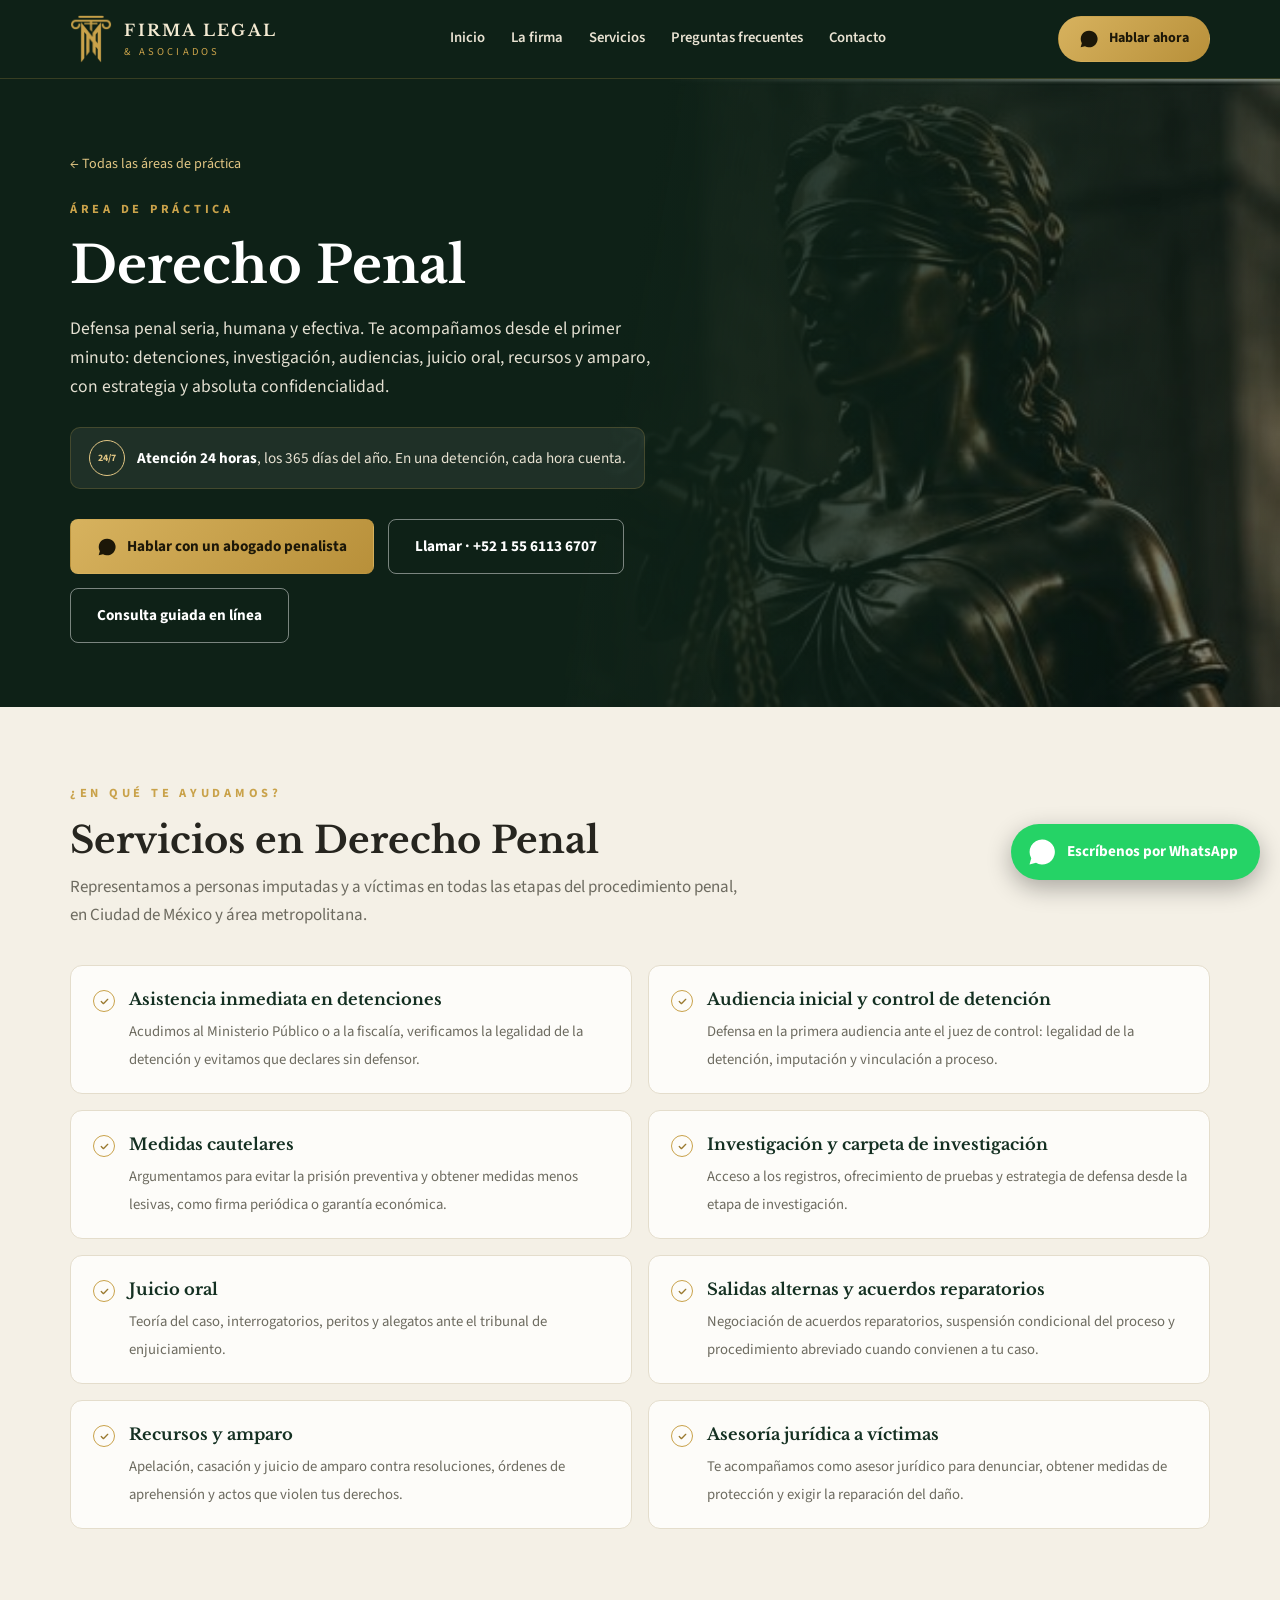
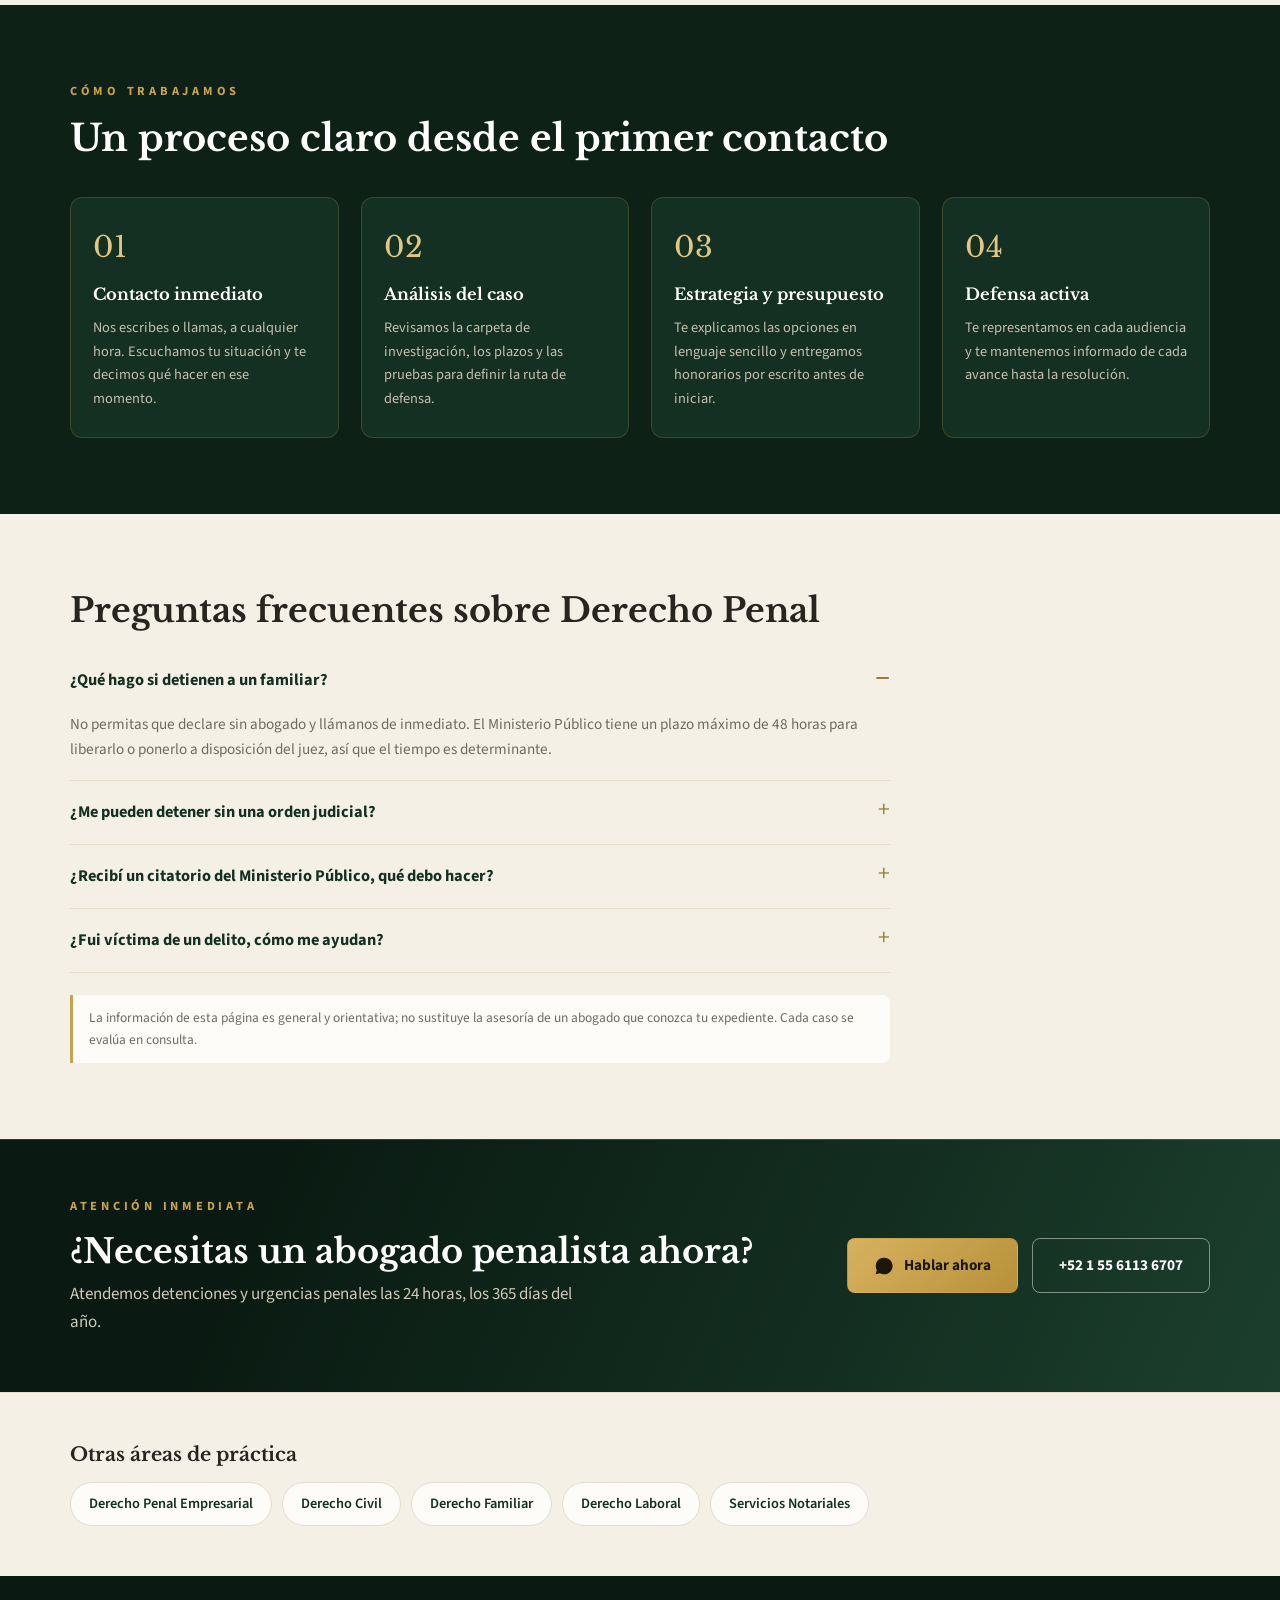
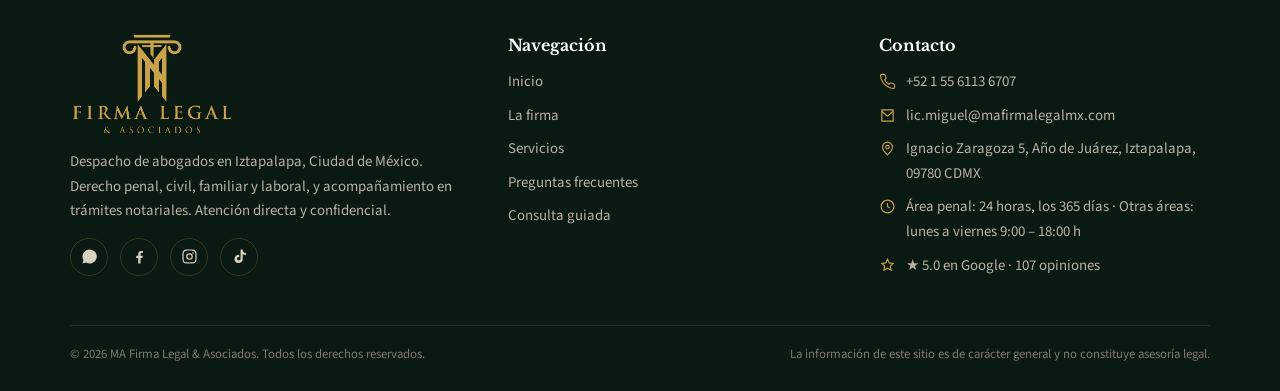
<file: penal.html>
<!doctype html>
<html lang="es">
<head>
<meta charset="utf-8">
<meta name="viewport" content="width=device-width, initial-scale=1">
<title>Derecho Penal | Firma Legal & Asociados</title>
<meta name="description" content="Abogados penalistas en Ciudad de México. Defensa en detenciones, investigación, juicio oral, amparo y asesoría a víctimas. Atención 24 horas.">
<link rel="icon" type="image/png" href="assets/marca-dorada.png">
<link rel="preconnect" href="https://fonts.googleapis.com">
<link rel="preconnect" href="https://fonts.gstatic.com" crossorigin>
<link href="https://fonts.googleapis.com/css2?family=Libre+Baskerville:ital,wght@0,400;0,700;1,400&family=Source+Sans+3:wght@400;600;700&display=swap" rel="stylesheet">
<link rel="stylesheet" href="assets/area.css">
<!-- Etiqueta de Google (Google Ads AW-18554490523) -->
<script async src="https://www.googletagmanager.com/gtag/js?id=AW-18554490523"></script>
<script>
  window.dataLayer = window.dataLayer || [];
  function gtag(){dataLayer.push(arguments);}
  gtag('js', new Date());
  gtag('config', 'AW-18554490523');
</script>
<script src="assets/medicion.js" defer></script>
</head>
<body data-wa="Hola, necesito asesoría en Derecho Penal.">

<header>
  <div class="wrap nav">
    <a href="index.html" class="brand">
      <img src="assets/marca-dorada.png" alt="Firma Legal & Asociados">
      <div>FIRMA LEGAL<small>& Asociados</small></div>
    </a>
    <nav class="menu" id="menu">
      <a href="index.html">Inicio</a>
      <a href="index.html#firma">La firma</a>
      <a href="index.html#areas">Servicios</a>
      <a href="index.html#faq">Preguntas frecuentes</a>
      <a href="index.html#contacto">Contacto</a>
    </nav>
    <a href="#" class="btn btn-oro wa-link"><svg class="ico-wa" viewBox="0 0 24 24"><path d="M17.5 14.4c-.3-.1-1.8-.9-2-1-.3-.1-.5-.1-.7.1-.2.3-.8 1-.9 1.2-.2.2-.3.2-.6.1-.3-.1-1.3-.5-2.4-1.5-.9-.8-1.5-1.8-1.7-2.1-.2-.3 0-.5.1-.6l.4-.5.3-.5v-.5c-.1-.1-.7-1.6-.9-2.2-.2-.6-.5-.5-.7-.5h-.6c-.2 0-.5.1-.8.4-.3.3-1 1-1 2.5s1.1 2.9 1.2 3.1c.1.2 2.1 3.2 5.1 4.5 2.5 1 3 .8 3.6.8.6-.1 1.8-.7 2-1.4.2-.7.2-1.3.2-1.4-.1-.2-.3-.3-.6-.4zM12 2a10 10 0 0 0-8.6 15l-1.4 5 5.2-1.4A10 10 0 1 0 12 2z"/></svg>Hablar ahora</a>
    <button class="burger" id="burger" aria-label="Menú"><span></span><span></span><span></span></button>
  </div>
</header>

<section class="area-hero">
  <div class="wrap">
    <a class="volver" href="index.html#areas">← Todas las áreas de práctica</a>
    <span class="eyebrow">Área de práctica</span>
    <h1>Derecho Penal</h1>
    <p class="sub">Defensa penal seria, humana y efectiva. Te acompañamos desde el primer minuto: detenciones, investigación, audiencias, juicio oral, recursos y amparo, con estrategia y absoluta confidencialidad.</p>
    <div class="horario"><div class="n247">24/7</div><div><b>Atención 24 horas</b>, los 365 días del año. En una detención, cada hora cuenta.</div></div>
    <div class="ctas">
      <a href="#" class="btn btn-oro wa-link"><svg class="ico-wa" viewBox="0 0 24 24"><path d="M17.5 14.4c-.3-.1-1.8-.9-2-1-.3-.1-.5-.1-.7.1-.2.3-.8 1-.9 1.2-.2.2-.3.2-.6.1-.3-.1-1.3-.5-2.4-1.5-.9-.8-1.5-1.8-1.7-2.1-.2-.3 0-.5.1-.6l.4-.5.3-.5v-.5c-.1-.1-.7-1.6-.9-2.2-.2-.6-.5-.5-.7-.5h-.6c-.2 0-.5.1-.8.4-.3.3-1 1-1 2.5s1.1 2.9 1.2 3.1c.1.2 2.1 3.2 5.1 4.5 2.5 1 3 .8 3.6.8.6-.1 1.8-.7 2-1.4.2-.7.2-1.3.2-1.4-.1-.2-.3-.3-.6-.4zM12 2a10 10 0 0 0-8.6 15l-1.4 5 5.2-1.4A10 10 0 1 0 12 2z"/></svg>Hablar con un abogado penalista</a>
      <a href="tel:+525561136707" class="btn btn-borde">Llamar · +52 1 55 6113 6707</a>
      <a href="consulta.html" class="btn btn-borde">Consulta guiada en línea</a>
    </div>
  </div>
</section>

<section class="servicios">
  <div class="wrap">
    <span class="eyebrow">¿En qué te ayudamos?</span>
    <h2>Servicios en Derecho Penal</h2>
    <p class="intro">Representamos a personas imputadas y a víctimas en todas las etapas del procedimiento penal, en Ciudad de México y área metropolitana.</p>
    <ul class="lista">
      <li><b>Asistencia inmediata en detenciones</b><span>Acudimos al Ministerio Público o a la fiscalía, verificamos la legalidad de la detención y evitamos que declares sin defensor.</span></li>
      <li><b>Audiencia inicial y control de detención</b><span>Defensa en la primera audiencia ante el juez de control: legalidad de la detención, imputación y vinculación a proceso.</span></li>
      <li><b>Medidas cautelares</b><span>Argumentamos para evitar la prisión preventiva y obtener medidas menos lesivas, como firma periódica o garantía económica.</span></li>
      <li><b>Investigación y carpeta de investigación</b><span>Acceso a los registros, ofrecimiento de pruebas y estrategia de defensa desde la etapa de investigación.</span></li>
      <li><b>Juicio oral</b><span>Teoría del caso, interrogatorios, peritos y alegatos ante el tribunal de enjuiciamiento.</span></li>
      <li><b>Salidas alternas y acuerdos reparatorios</b><span>Negociación de acuerdos reparatorios, suspensión condicional del proceso y procedimiento abreviado cuando convienen a tu caso.</span></li>
      <li><b>Recursos y amparo</b><span>Apelación, casación y juicio de amparo contra resoluciones, órdenes de aprehensión y actos que violen tus derechos.</span></li>
      <li><b>Asesoría jurídica a víctimas</b><span>Te acompañamos como asesor jurídico para denunciar, obtener medidas de protección y exigir la reparación del daño.</span></li>
    </ul>
  </div>
</section>

<section class="pasos">
  <div class="wrap">
    <span class="eyebrow">Cómo trabajamos</span>
    <h2>Un proceso claro desde el primer contacto</h2>
    <div class="pasos-grid">
      <div class="paso"><b>Contacto inmediato</b><p>Nos escribes o llamas, a cualquier hora. Escuchamos tu situación y te decimos qué hacer en ese momento.</p></div>
      <div class="paso"><b>Análisis del caso</b><p>Revisamos la carpeta de investigación, los plazos y las pruebas para definir la ruta de defensa.</p></div>
      <div class="paso"><b>Estrategia y presupuesto</b><p>Te explicamos las opciones en lenguaje sencillo y entregamos honorarios por escrito antes de iniciar.</p></div>
      <div class="paso"><b>Defensa activa</b><p>Te representamos en cada audiencia y te mantenemos informado de cada avance hasta la resolución.</p></div>
    </div>
  </div>
</section>

<section class="faq-area">
  <div class="wrap">
    <h2>Preguntas frecuentes sobre Derecho Penal</h2>
    <div class="faq">
      <details open><summary>¿Qué hago si detienen a un familiar?</summary><p>No permitas que declare sin abogado y llámanos de inmediato. El Ministerio Público tiene un plazo máximo de 48 horas para liberarlo o ponerlo a disposición del juez, así que el tiempo es determinante.</p></details>
      <details><summary>¿Me pueden detener sin una orden judicial?</summary><p>Solo en flagrancia o en caso urgente. En cualquier otro supuesto se requiere orden de aprehensión; si la detención fue ilegal, el juez puede ordenar tu libertad en la audiencia inicial.</p></details>
      <details><summary>¿Recibí un citatorio del Ministerio Público, qué debo hacer?</summary><p>No acudas sin abogado. Conserva el citatorio, anota fechas y datos de la autoridad, y agenda una consulta para revisar la carpeta antes de presentarte.</p></details>
      <details><summary>¿Fui víctima de un delito, cómo me ayudan?</summary><p>Te acompañamos a presentar la denuncia, solicitamos medidas de protección si hay riesgo y actuamos como tu asesor jurídico durante todo el proceso para obtener la reparación del daño.</p></details>
    </div>
    <p class="aviso">La información de esta página es general y orientativa; no sustituye la asesoría de un abogado que conozca tu expediente. Cada caso se evalúa en consulta.</p>
  </div>
</section>

<div class="cta-final">
  <div class="wrap">
    <div>
      <span class="eyebrow">Atención inmediata</span>
      <h2>¿Necesitas un abogado penalista ahora?</h2>
      <p>Atendemos detenciones y urgencias penales las 24 horas, los 365 días del año.</p>
    </div>
    <div class="ctas">
      <a href="#" class="btn btn-oro wa-link"><svg class="ico-wa" viewBox="0 0 24 24"><path d="M17.5 14.4c-.3-.1-1.8-.9-2-1-.3-.1-.5-.1-.7.1-.2.3-.8 1-.9 1.2-.2.2-.3.2-.6.1-.3-.1-1.3-.5-2.4-1.5-.9-.8-1.5-1.8-1.7-2.1-.2-.3 0-.5.1-.6l.4-.5.3-.5v-.5c-.1-.1-.7-1.6-.9-2.2-.2-.6-.5-.5-.7-.5h-.6c-.2 0-.5.1-.8.4-.3.3-1 1-1 2.5s1.1 2.9 1.2 3.1c.1.2 2.1 3.2 5.1 4.5 2.5 1 3 .8 3.6.8.6-.1 1.8-.7 2-1.4.2-.7.2-1.3.2-1.4-.1-.2-.3-.3-.6-.4zM12 2a10 10 0 0 0-8.6 15l-1.4 5 5.2-1.4A10 10 0 1 0 12 2z"/></svg>Hablar ahora</a>
      <a href="tel:+525561136707" class="btn btn-borde">+52 1 55 6113 6707</a>
    </div>
  </div>
</div>

<div class="otras">
  <div class="wrap">
    <h3>Otras áreas de práctica</h3>
    <div class="otras-grid">
      <a href="empresarial.html">Derecho Penal Empresarial</a>
      <a href="civil.html">Derecho Civil</a>
      <a href="familiar.html">Derecho Familiar</a>
      <a href="laboral.html">Derecho Laboral</a>
      <a href="notarial.html">Servicios Notariales</a>
    </div>
  </div>
</div>

<footer>
  <div class="wrap">
    <div class="foot">
      <div>
        <img src="assets/logo-firma-dorado.png" alt="Firma Legal & Asociados">
        <p>Despacho de abogados en Iztapalapa, Ciudad de México. Derecho penal, civil, familiar y laboral, y acompañamiento en trámites notariales. Atención directa y confidencial.</p>
        <div class="redes">
          <a href="#" class="wa-link" aria-label="WhatsApp"><svg viewBox="0 0 24 24"><path d="M17.5 14.4c-.3-.1-1.8-.9-2-1-.3-.1-.5-.1-.7.1-.2.3-.8 1-.9 1.2-.2.2-.3.2-.6.1-.3-.1-1.3-.5-2.4-1.5-.9-.8-1.5-1.8-1.7-2.1-.2-.3 0-.5.1-.6l.4-.5.3-.5v-.5c-.1-.1-.7-1.6-.9-2.2-.2-.6-.5-.5-.7-.5h-.6c-.2 0-.5.1-.8.4-.3.3-1 1-1 2.5s1.1 2.9 1.2 3.1c.1.2 2.1 3.2 5.1 4.5 2.5 1 3 .8 3.6.8.6-.1 1.8-.7 2-1.4.2-.7.2-1.3.2-1.4-.1-.2-.3-.3-.6-.4zM12 2a10 10 0 0 0-8.6 15l-1.4 5 5.2-1.4A10 10 0 1 0 12 2z"/></svg></a>
          <a href="https://www.facebook.com/profile.php?id=61589530694925&amp;sk=reels_tab" target="_blank" rel="noopener" aria-label="Facebook"><svg viewBox="0 0 24 24"><path d="M13.5 22v-8h2.7l.4-3.2h-3.1V8.8c0-.9.3-1.6 1.6-1.6h1.7V4.4c-.3 0-1.3-.1-2.5-.1-2.5 0-4.1 1.5-4.1 4.2v2.3H7.4V14h2.8v8z"/></svg></a>
          <a href="https://www.instagram.com/mafirmalegal2025" target="_blank" rel="noopener" aria-label="Instagram"><svg viewBox="0 0 24 24"><path d="M12 7.3a4.7 4.7 0 1 0 0 9.4 4.7 4.7 0 0 0 0-9.4zm0 7.7a3 3 0 1 1 0-6 3 3 0 0 1 0 6zm5-8.9a1.1 1.1 0 1 0 0 2.2 1.1 1.1 0 0 0 0-2.2zM12 3.7c2.7 0 3 0 4.1.1 2.7.1 4 1.4 4.1 4.1.1 1.1.1 1.4.1 4.1s0 3-.1 4.1c-.1 2.7-1.4 4-4.1 4.1-1.1.1-1.4.1-4.1.1s-3 0-4.1-.1c-2.7-.1-4-1.4-4.1-4.1-.1-1.1-.1-1.4-.1-4.1s0-3 .1-4.1c.1-2.7 1.4-4 4.1-4.1 1.1-.1 1.4-.1 4.1-.1zM12 2C9.3 2 8.9 2 7.9 2.1 4.2 2.2 2.2 4.2 2.1 7.9 2 8.9 2 9.3 2 12s0 3.1.1 4.1c.1 3.7 2.1 5.7 5.8 5.8 1 .1 1.4.1 4.1.1s3.1 0 4.1-.1c3.7-.1 5.7-2.1 5.8-5.8.1-1 .1-1.4.1-4.1s0-3.1-.1-4.1c-.1-3.7-2.1-5.7-5.8-5.8C15.1 2 14.7 2 12 2z"/></svg></a><a href="https://www.tiktok.com/@ma_firmalegal" target="_blank" rel="noopener" aria-label="TikTok"><svg viewBox="0 0 24 24"><path d="M16.5 2h-3v13.3a2.5 2.5 0 1 1-2.5-2.5c.3 0 .5 0 .7.1V9.8a5.8 5.8 0 1 0 4.8 5.7V8.6a7.3 7.3 0 0 0 4.5 1.5V7a4.5 4.5 0 0 1-4.5-5z"/></svg></a>
        </div>
      </div>
      <div>
        <h4>Navegación</h4>
        <ul>
          <li><a href="index.html">Inicio</a></li>
          <li><a href="index.html#firma">La firma</a></li>
          <li><a href="index.html#areas">Servicios</a></li>
          <li><a href="index.html#faq">Preguntas frecuentes</a></li>
          <li><a href="consulta.html">Consulta guiada</a></li>
        </ul>
      </div>
      <div>
        <h4>Contacto</h4>
        <ul>
          <li><svg viewBox="0 0 24 24"><path d="M22 16.9v3a2 2 0 0 1-2.2 2 19.8 19.8 0 0 1-8.6-3.1 19.5 19.5 0 0 1-6-6A19.8 19.8 0 0 1 2.1 4.2 2 2 0 0 1 4.1 2h3a2 2 0 0 1 2 1.7c.1.9.4 1.8.7 2.7a2 2 0 0 1-.5 2.1L8 9.8a16 16 0 0 0 6 6l1.3-1.3a2 2 0 0 1 2.1-.4c.9.3 1.8.6 2.7.7a2 2 0 0 1 1.7 2z"/></svg><a href="tel:+525561136707">+52 1 55 6113 6707</a></li>
          <li><svg viewBox="0 0 24 24"><path d="M4 4h16v16H4z"/><path d="m4 6 8 7 8-7"/></svg><a href="mailto:lic.miguel@mafirmalegalmx.com">lic.miguel@mafirmalegalmx.com</a></li>
          <li><svg viewBox="0 0 24 24"><path d="M12 21s-7-6.2-7-11a7 7 0 0 1 14 0c0 4.8-7 11-7 11z"/><circle cx="12" cy="10" r="2.5"/></svg><a href="https://maps.google.com/?cid=937065001526612628" target="_blank" rel="noopener">Ignacio Zaragoza 5, Año de Juárez, Iztapalapa, 09780 CDMX</a></li>
          <li><svg viewBox="0 0 24 24"><circle cx="12" cy="12" r="9"/><path d="M12 7v5l3 2"/></svg><span>Área penal: 24 horas, los 365 días · Otras áreas: lunes a viernes 9:00 – 18:00 h</span></li>
          <li><svg viewBox="0 0 24 24"><path d="m12 3 2.5 5.3 5.5.7-4 4 1 5.7-5-2.8-5 2.8 1-5.7-4-4 5.5-.7z"/></svg><a href="https://search.google.com/local/reviews?placeid=ChIJ9wo1tlkDzoURlNJxc6cfAQ0" target="_blank" rel="noopener">★ 5.0 en Google · 107 opiniones</a></li>
        </ul>
      </div>
    </div>
    <div class="copy">
      <span>© <span id="y"></span> MA Firma Legal & Asociados. Todos los derechos reservados.</span>
      <span>La información de este sitio es de carácter general y no constituye asesoría legal.</span>
    </div>
  </div>
</footer>

<a class="wa-float wa-link" href="#" aria-label="WhatsApp">
  <svg viewBox="0 0 24 24"><path d="M17.5 14.4c-.3-.1-1.8-.9-2-1-.3-.1-.5-.1-.7.1-.2.3-.8 1-.9 1.2-.2.2-.3.2-.6.1-.3-.1-1.3-.5-2.4-1.5-.9-.8-1.5-1.8-1.7-2.1-.2-.3 0-.5.1-.6l.4-.5.3-.5v-.5c-.1-.1-.7-1.6-.9-2.2-.2-.6-.5-.5-.7-.5h-.6c-.2 0-.5.1-.8.4-.3.3-1 1-1 2.5s1.1 2.9 1.2 3.1c.1.2 2.1 3.2 5.1 4.5 2.5 1 3 .8 3.6.8.6-.1 1.8-.7 2-1.4.2-.7.2-1.3.2-1.4-.1-.2-.3-.3-.6-.4zM12 2a10 10 0 0 0-8.6 15l-1.4 5 5.2-1.4A10 10 0 1 0 12 2z"/></svg><span class="wa-txt">Escríbenos por WhatsApp</span>
</a>

<script>
  const WHATSAPP = '5215561136707';
  const mensaje = document.body.dataset.wa || 'Hola, necesito asesoría legal.';
  document.querySelectorAll('.wa-link').forEach(a => a.href = 'https://wa.me/' + WHATSAPP + '?text=' + encodeURIComponent(mensaje));
  document.getElementById('y').textContent = new Date().getFullYear();
  const menu = document.getElementById('menu');
  document.getElementById('burger').onclick = () => menu.classList.toggle('open');
</script>
</body>
</html>
</file>
<file: assets/area.css>
/* Estilos compartidos de las páginas por área de práctica (penal, civil, familiar, laboral, notarial) */
:root{
  --verde:#0e2117; --verde-2:#143022; --verde-3:#1c3f2d;
  --dorado:#c9a24a; --dorado-claro:#e2c684; --dorado-os:#9a7a30;
  --crema:#f4f0e6; --blanco:#fdfcf9;
  --texto:#26251f; --suave:#6d6b60;
  --linea:#e4ddcc; --linea-verde:rgba(201,162,74,.22);
  --serif:'Libre Baskerville', Georgia, serif; --sans:'Source Sans 3', Arial, sans-serif;
}
*{box-sizing:border-box;margin:0;padding:0}
html{scroll-behavior:smooth}
body{font-family:var(--sans);font-size:17px;line-height:1.65;color:var(--texto);background:var(--crema)}
a{color:inherit;text-decoration:none}
img{max-width:100%;display:block}
h1,h2,h3{font-family:var(--serif);line-height:1.22;font-weight:700}
.wrap{width:min(1140px,100% - 40px);margin-inline:auto}
section{padding:76px 0}
.eyebrow{font-size:.78rem;letter-spacing:.3em;text-transform:uppercase;color:var(--dorado);font-weight:700;display:block;margin-bottom:14px}
.btn{display:inline-flex;align-items:center;justify-content:center;gap:10px;padding:14px 26px;font-weight:700;font-size:.95rem;border-radius:8px;border:1px solid transparent;transition:.2s;cursor:pointer;font-family:var(--sans)}
.btn-oro{background:linear-gradient(135deg,#d7b25e,#b8903a);color:#1c1708}
.btn-oro:hover{filter:brightness(1.08)}
.btn-borde{background:transparent;color:#fff;border-color:rgba(255,255,255,.45)}
.btn-borde:hover{border-color:#fff;background:rgba(255,255,255,.08)}
.ico-wa{width:20px;height:20px;fill:currentColor;flex:none}

/* Encabezado (igual que la portada) */
header{position:sticky;top:0;z-index:50;background:var(--verde);border-bottom:1px solid var(--linea-verde)}
.nav{display:flex;align-items:center;justify-content:space-between;height:78px;gap:18px}
.brand{display:flex;align-items:center;gap:12px;min-width:0}
.brand img{height:48px;width:auto}
.brand div{color:#f4ead2;font-family:var(--serif);font-weight:700;letter-spacing:.14em;font-size:1rem;white-space:nowrap}
.brand small{display:block;font-family:var(--sans);font-weight:400;font-size:.66rem;letter-spacing:.3em;color:var(--dorado);text-transform:uppercase}
.menu{display:flex;gap:26px;font-weight:600;font-size:.92rem;color:#e8e2d2}
.menu a{padding:6px 0;border-bottom:2px solid transparent}
.menu a:hover{color:#fff;border-color:var(--dorado)}
.nav .btn{padding:10px 20px;font-size:.88rem;border-radius:999px}
.burger{display:none;background:none;border:0;cursor:pointer;width:42px;height:42px}
.burger span{display:block;height:2px;background:var(--dorado-claro);margin:8px 9px;border-radius:2px}

/* Portada del área */
.area-hero{background:linear-gradient(100deg,var(--verde) 48%,rgba(14,33,23,.78) 70%,rgba(14,33,23,.45)),url(foto-justicia.jpg) right center/auto 100% no-repeat;background-color:var(--verde);color:#fff;padding:70px 0 64px}
.area-hero.empresa{background:linear-gradient(100deg,var(--verde) 48%,rgba(14,33,23,.8) 70%,rgba(14,33,23,.5)),url(foto-despacho.jpg) right bottom/auto 112% no-repeat;background-color:var(--verde)}
.pasos-grid.tres{grid-template-columns:repeat(3,1fr)}
.area-hero .wrap{max-width:720px;margin-left:calc((100% - min(1140px,100% - 40px))/2)}
.volver{display:inline-block;font-size:.88rem;color:var(--dorado-claro);margin-bottom:22px;border-bottom:1px solid transparent}
.volver:hover{border-color:var(--dorado-claro)}
.area-hero h1{font-size:clamp(2.1rem,4.8vw,3.2rem);color:#fff;margin-bottom:18px}
.area-hero .sub{font-size:1.1rem;color:#e4e0d2;margin-bottom:26px;max-width:600px}
.horario{display:inline-flex;align-items:center;gap:12px;background:rgba(255,255,255,.07);border:1px solid var(--linea-verde);border-radius:10px;padding:12px 18px;margin-bottom:30px;font-size:.95rem;color:#e8e2d2}
.horario .n247{width:36px;height:36px;flex:none;border:1.5px solid var(--dorado-claro);border-radius:50%;display:grid;place-items:center;font-size:.62rem;font-weight:700;color:var(--dorado-claro)}
.horario svg{width:26px;height:26px;flex:none;stroke:var(--dorado-claro);fill:none;stroke-width:1.5}
.horario b{color:#fff}
.ctas{display:flex;gap:14px;flex-wrap:wrap}

/* Servicios */
.servicios h2{font-size:clamp(1.7rem,3.4vw,2.3rem);margin-bottom:10px}
.servicios .intro{color:var(--suave);max-width:680px;margin-bottom:36px}
.lista{list-style:none;display:grid;grid-template-columns:repeat(2,1fr);gap:16px}
.lista li{background:var(--blanco);border:1px solid var(--linea);border-radius:12px;padding:20px 22px 20px 58px;position:relative}
.lista li::before{content:"";position:absolute;left:22px;top:24px;width:20px;height:20px;border-radius:50%;border:1.5px solid var(--dorado);background:
  url("data:image/svg+xml,%3Csvg xmlns='http://www.w3.org/2000/svg' viewBox='0 0 24 24' fill='none' stroke='%239a7a30' stroke-width='2.4' stroke-linecap='round' stroke-linejoin='round'%3E%3Cpath d='m6 12 4 4 8-8'/%3E%3C/svg%3E") center/13px no-repeat}
.lista b{display:block;font-family:var(--serif);font-size:1.02rem;color:var(--verde-2);margin-bottom:4px}
.lista span{font-size:.92rem;color:var(--suave)}

/* Cómo trabajamos */
.pasos{background:var(--verde);color:#fff}
.pasos h2{color:#fff;font-size:clamp(1.7rem,3.4vw,2.3rem);margin-bottom:36px}
.pasos-grid{display:grid;grid-template-columns:repeat(4,1fr);gap:22px;counter-reset:p}
.paso{background:var(--verde-2);border:1px solid var(--linea-verde);border-radius:12px;padding:26px 22px}
.paso::before{counter-increment:p;content:"0" counter(p);font-family:var(--serif);font-size:1.8rem;color:var(--dorado-claro);display:block;margin-bottom:10px}
.paso b{display:block;font-family:var(--serif);font-size:1.02rem;margin-bottom:8px}
.paso p{font-size:.9rem;color:#c5c0b0}

/* Preguntas */
.faq-area h2{font-size:clamp(1.6rem,3vw,2.1rem);margin-bottom:18px}
.faq-area .faq{max-width:820px}
details{border-bottom:1px solid var(--linea)}
summary{cursor:pointer;padding:18px 0;font-weight:700;font-size:1.02rem;color:var(--verde-2);list-style:none;display:flex;justify-content:space-between;gap:16px}
summary::-webkit-details-marker{display:none}
summary::after{content:"+";color:var(--dorado-os);font-size:1.3rem;line-height:1;font-family:var(--serif)}
details[open] summary::after{content:"–"}
details p{padding:0 0 18px;color:var(--suave);font-size:.95rem}
.aviso{margin-top:22px;font-size:.84rem;color:var(--suave);background:var(--blanco);border-left:3px solid var(--dorado);padding:12px 16px;border-radius:0 8px 8px 0;max-width:820px}

/* Cierre */
.cta-final{background:linear-gradient(115deg,#0a1a12 20%,#143022 70%,#1c3f2d),var(--verde);color:#fff;padding:56px 0;border-top:1px solid var(--linea-verde)}
.cta-final .wrap{display:flex;justify-content:space-between;align-items:center;gap:30px;flex-wrap:wrap}
.cta-final h2{font-size:clamp(1.5rem,3vw,2.1rem);color:#fff;margin-bottom:8px}
.cta-final p{color:#cfc9b8;max-width:520px}
.otras{background:var(--crema);padding:50px 0;border-top:1px solid var(--linea)}
.otras h3{font-size:1.2rem;margin-bottom:16px}
.otras-grid{display:flex;gap:10px;flex-wrap:wrap}
.otras-grid a{background:var(--blanco);border:1px solid var(--linea);border-radius:999px;padding:9px 18px;font-size:.9rem;font-weight:600;color:var(--verde-2);transition:.2s}
.otras-grid a:hover{border-color:var(--dorado);color:var(--dorado-os)}

/* Pie (igual que la portada) */
footer{background:#0a1911;color:#b8b3a3;padding:56px 0 26px;font-size:.93rem}
.foot{display:grid;grid-template-columns:1.2fr 1fr 1fr;gap:40px;align-items:start}
.foot img{height:104px;width:auto;margin-bottom:14px}
.foot h4{color:#fff;font-family:var(--serif);margin-bottom:12px;font-size:1rem}
.foot ul{list-style:none}
.foot li{margin-bottom:9px;display:flex;gap:10px;align-items:flex-start}
.foot li svg{width:17px;height:17px;stroke:var(--dorado);fill:none;stroke-width:1.6;flex:none;margin-top:3px}
.foot a:hover{color:var(--dorado-claro)}
.redes{display:flex;gap:12px;margin-top:14px}
.redes a{width:38px;height:38px;border:1px solid var(--linea-verde);border-radius:50%;display:grid;place-items:center;transition:.2s}
.redes a:hover{background:var(--verde-3);border-color:var(--dorado)}
.redes svg{width:17px;height:17px;fill:#d8d2c0}
.copy{border-top:1px solid rgba(201,162,74,.15);margin-top:38px;padding-top:18px;display:flex;justify-content:space-between;flex-wrap:wrap;gap:10px;font-size:.8rem;color:#7d7a6c}
.wa-float{position:fixed;right:20px;bottom:20px;z-index:60;min-width:56px;height:56px;border-radius:30px;background:#25d366;display:flex;align-items:center;justify-content:center;gap:10px;text-decoration:none;box-shadow:0 8px 24px rgba(0,0,0,.3);animation:wa-pulso 2.6s infinite}
.wa-float svg{width:30px;height:30px;fill:#fff;flex:none}
.wa-float .wa-txt{display:none;color:#fff;font-weight:700;font-size:.95rem;white-space:nowrap}
@media (min-width:760px){.wa-float{padding:0 22px 0 16px}.wa-float .wa-txt{display:block}}
@keyframes wa-pulso{0%{box-shadow:0 0 0 0 rgba(37,211,102,.5),0 8px 24px rgba(0,0,0,.3)}70%{box-shadow:0 0 0 16px rgba(37,211,102,0),0 8px 24px rgba(0,0,0,.3)}100%{box-shadow:0 0 0 0 rgba(37,211,102,0),0 8px 24px rgba(0,0,0,.3)}}
@media (prefers-reduced-motion:reduce){.wa-float{animation:none}}

@media (max-width:1000px){
  .area-hero,.area-hero.empresa{background:var(--verde)}
  .pasos-grid.tres{grid-template-columns:1fr}
  .area-hero .wrap{margin-inline:auto}
  .pasos-grid{grid-template-columns:1fr 1fr}
}
@media (max-width:860px){
  .menu{display:none;position:absolute;left:0;right:0;top:78px;background:var(--verde);border-bottom:1px solid var(--linea-verde);flex-direction:column;gap:0;padding:6px 0}
  .menu.open{display:flex}
  .menu a{padding:14px 22px;border-bottom:1px solid rgba(255,255,255,.07)}
  .burger{display:block}
  .nav > .btn{display:none}
  .lista{grid-template-columns:1fr}
}
@media (max-width:620px){
  section{padding:58px 0}
  .pasos-grid{grid-template-columns:1fr}
  .brand div{display:none}
  .foot{grid-template-columns:1fr}
  .ctas .btn,.cta-final .btn{width:100%}
}
</file>
